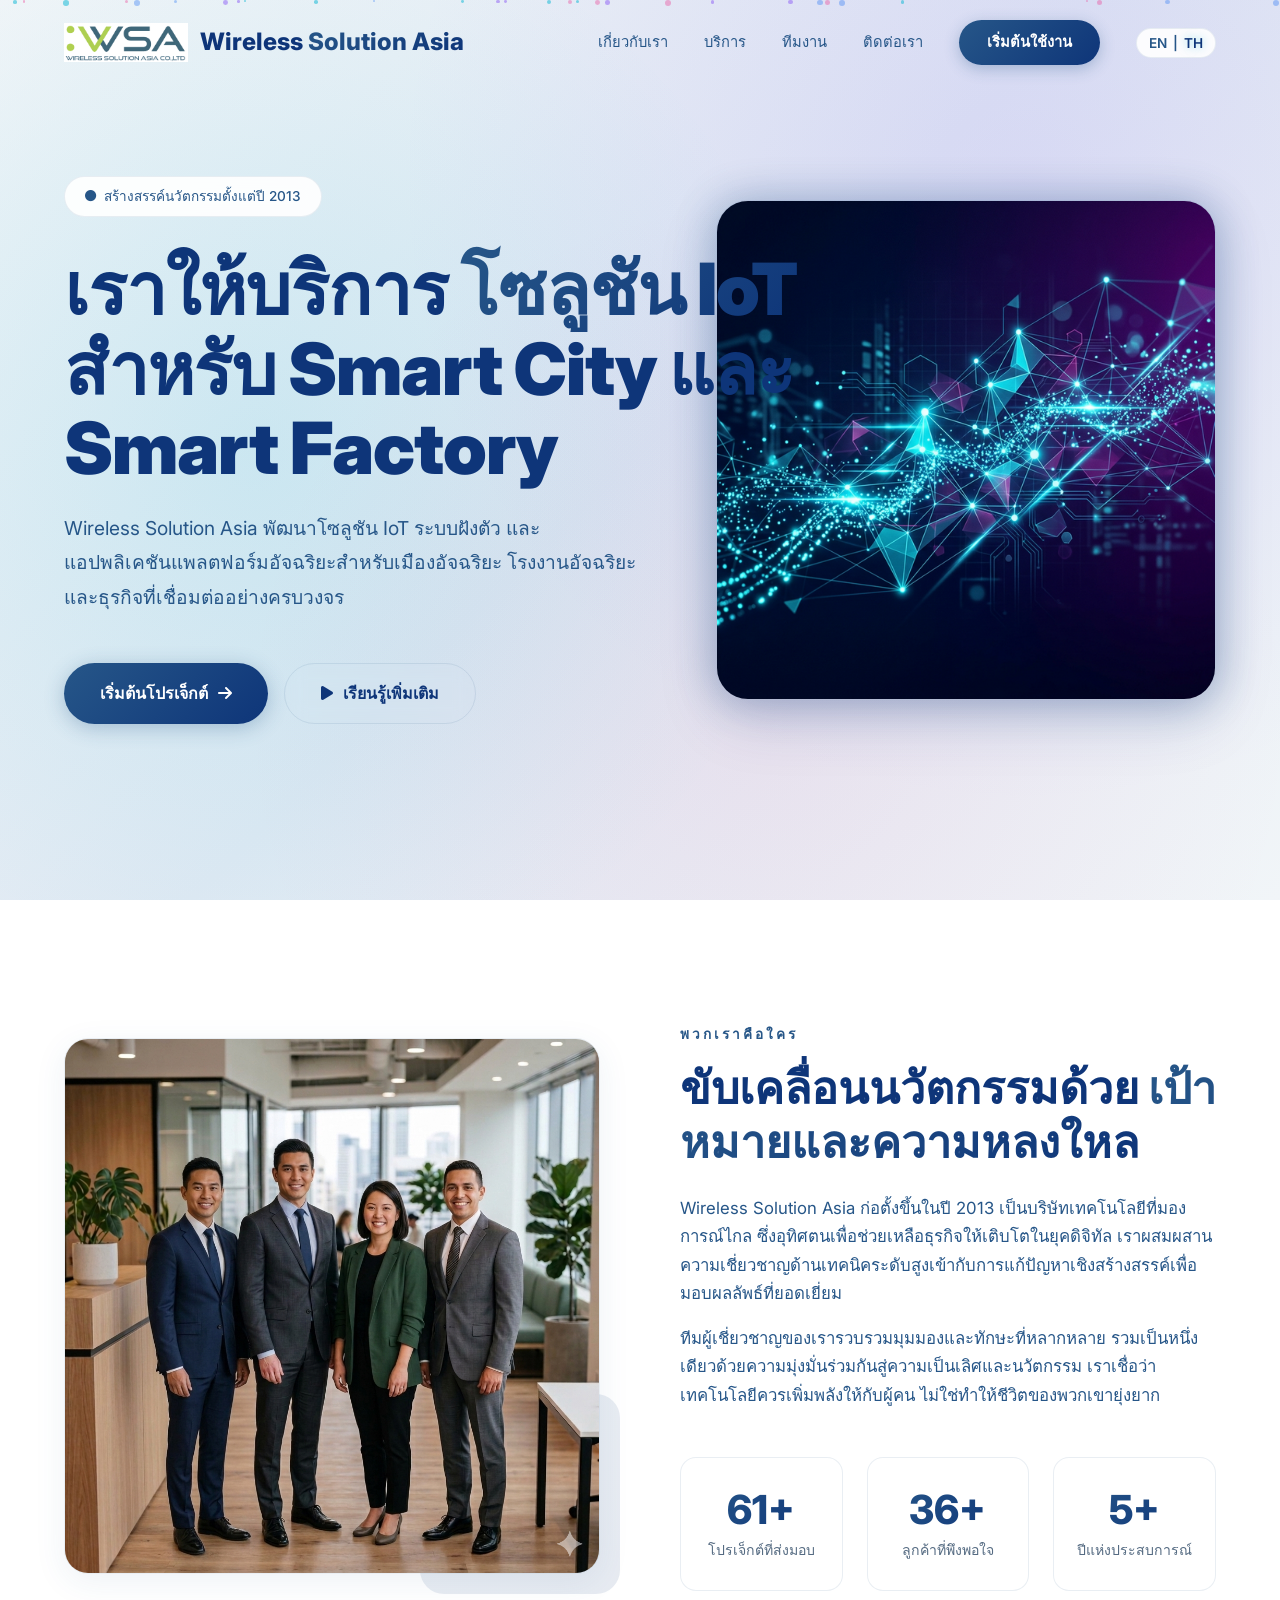
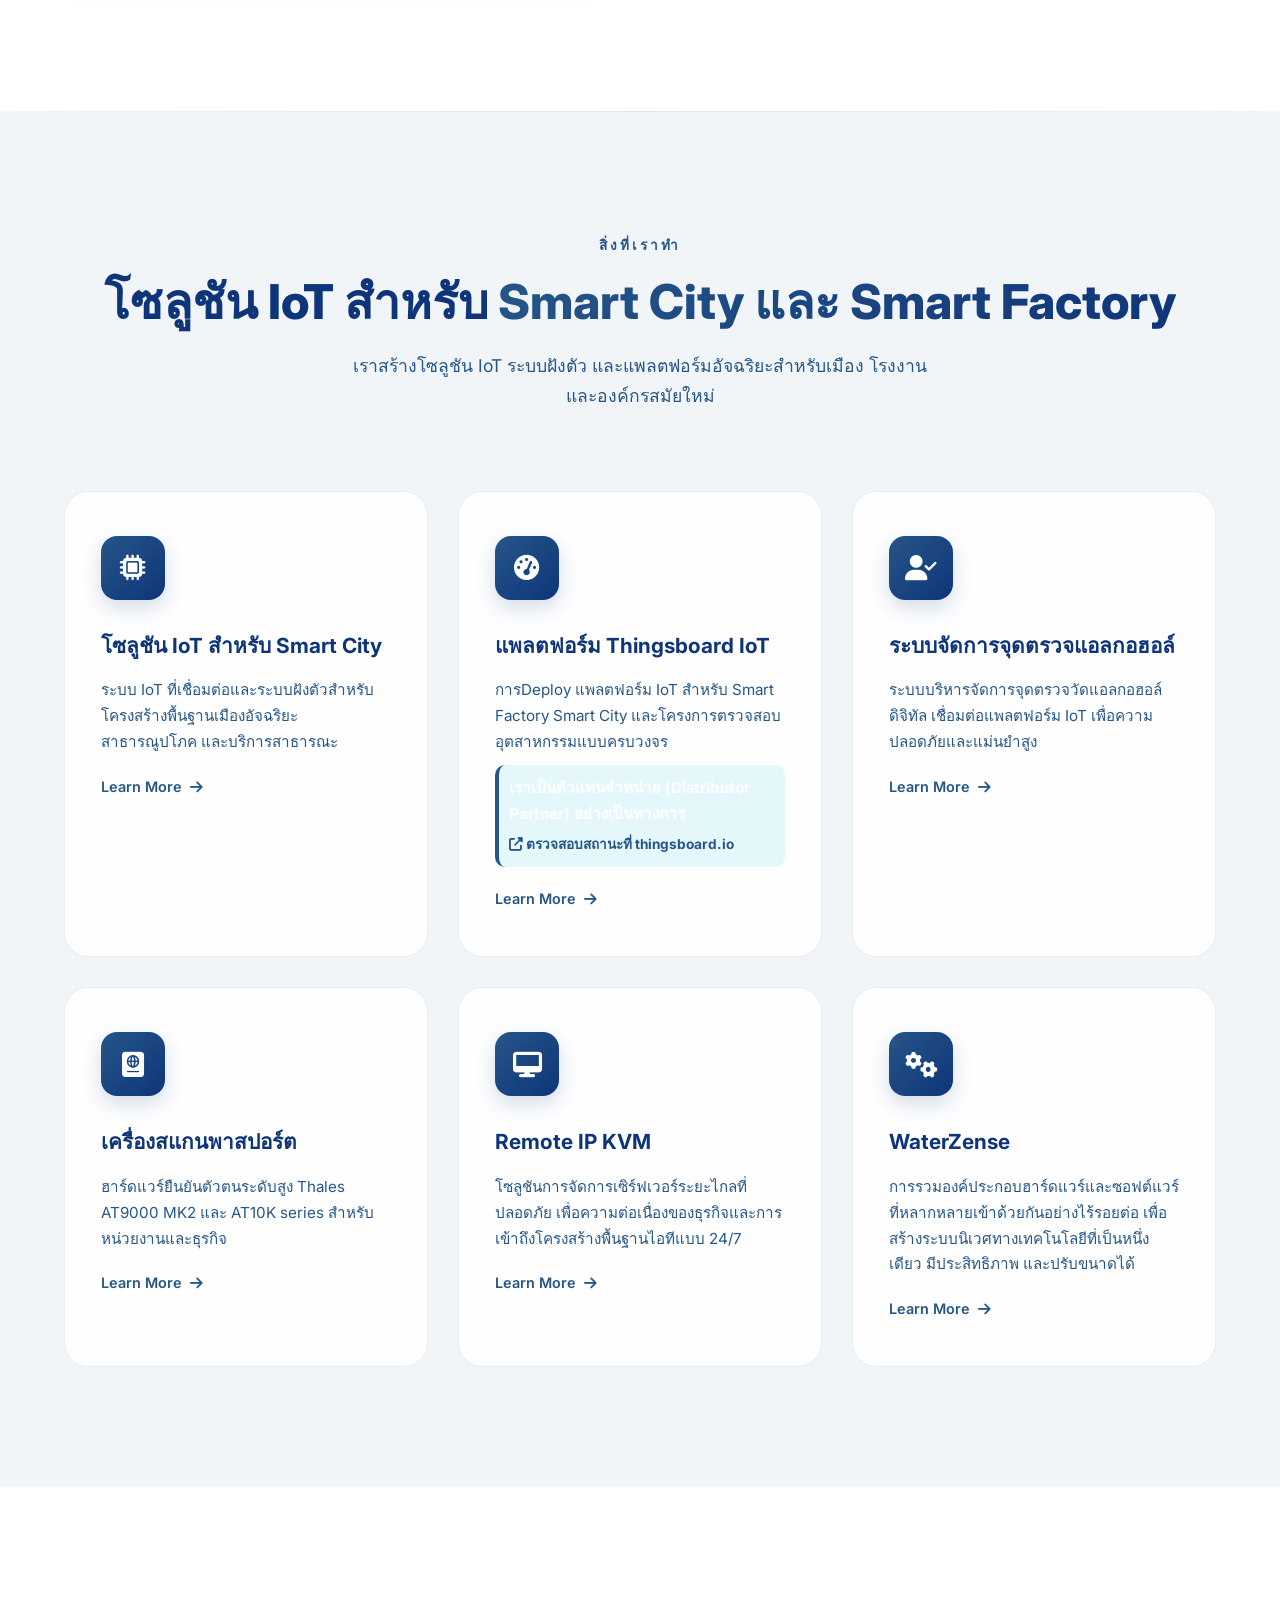
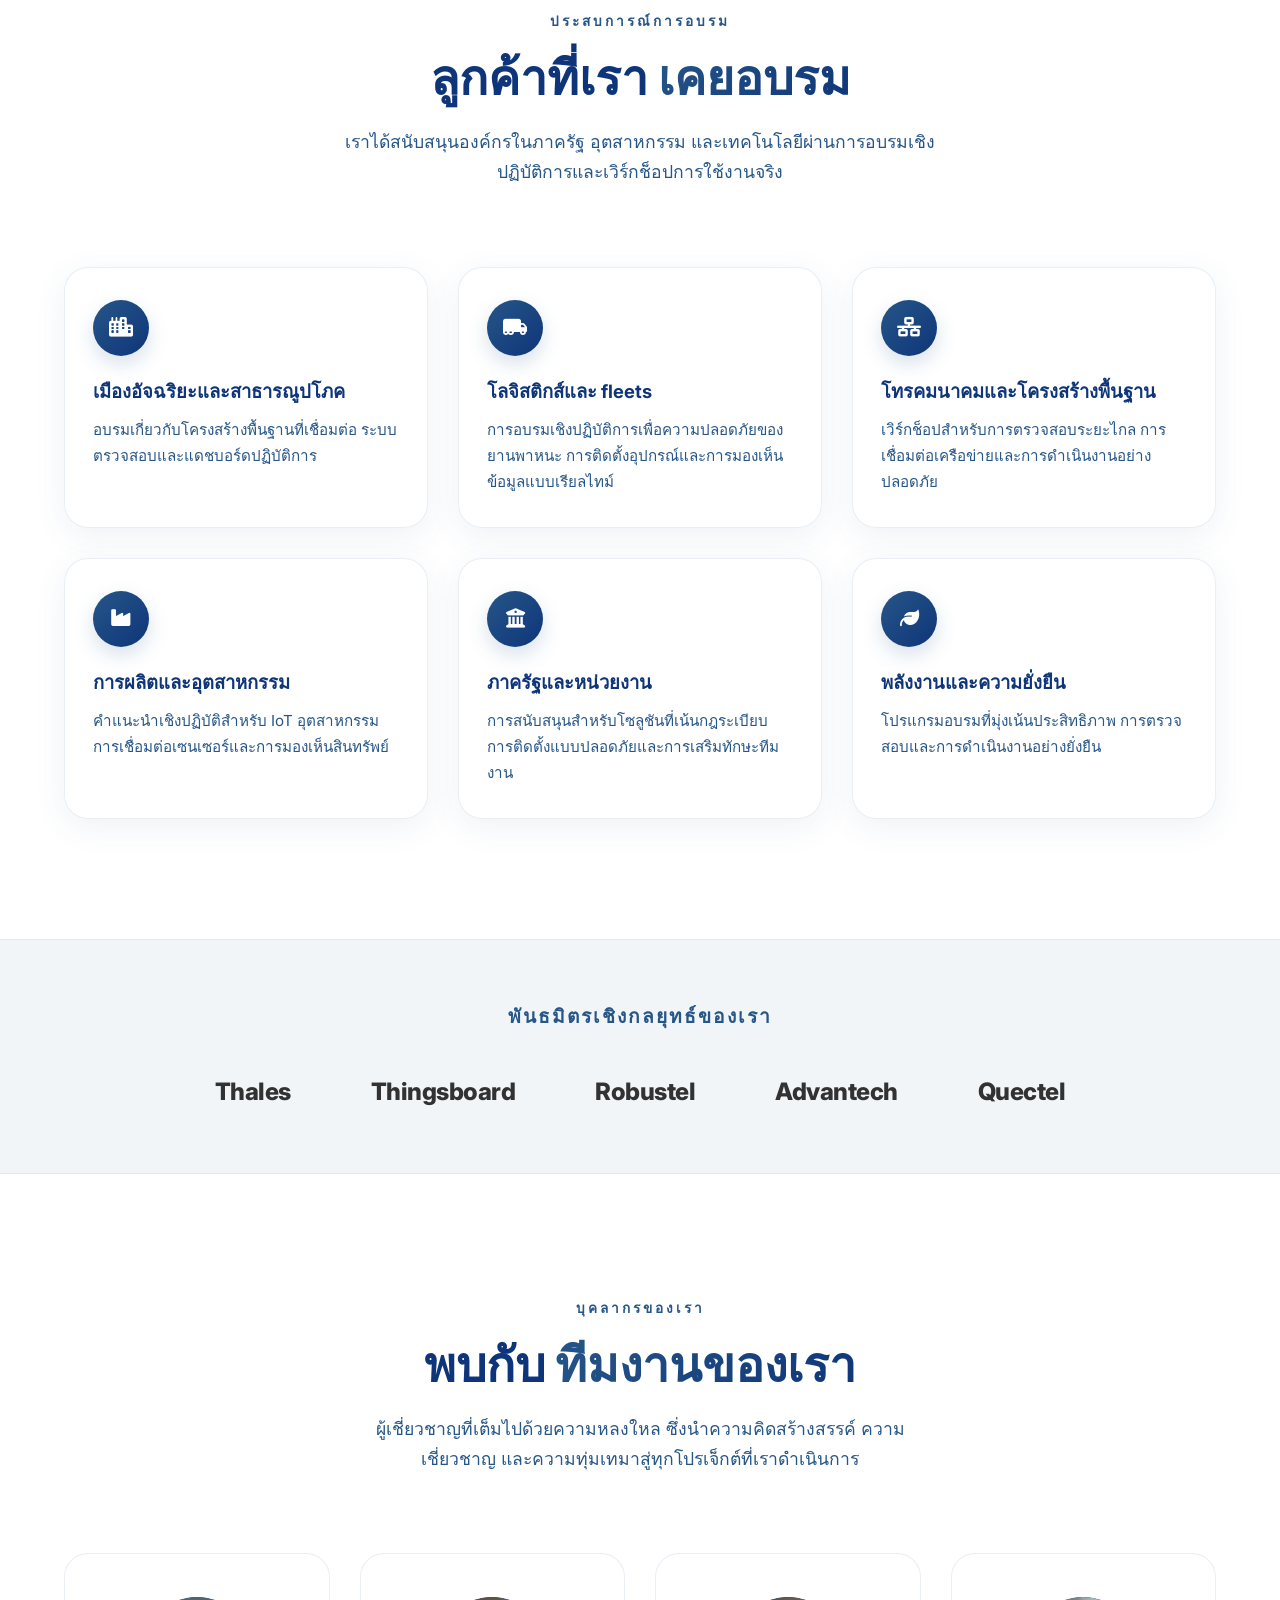
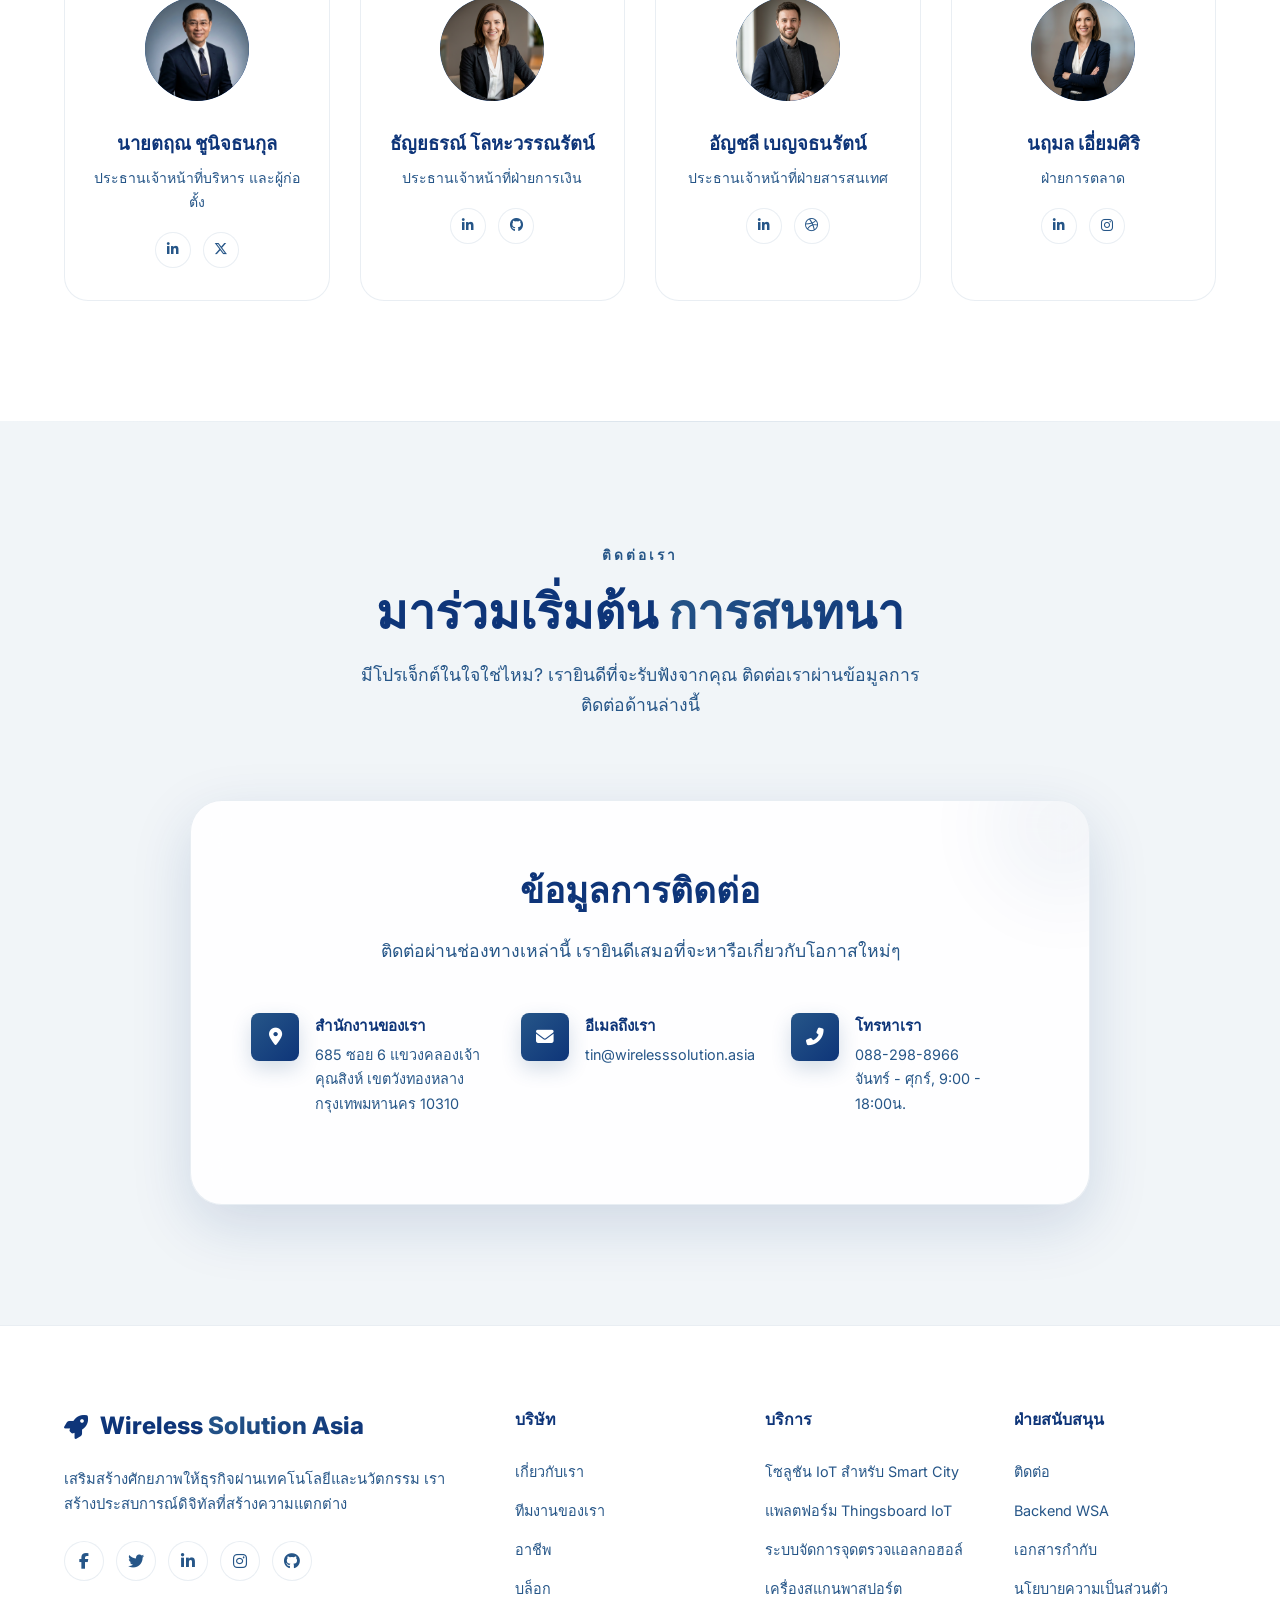
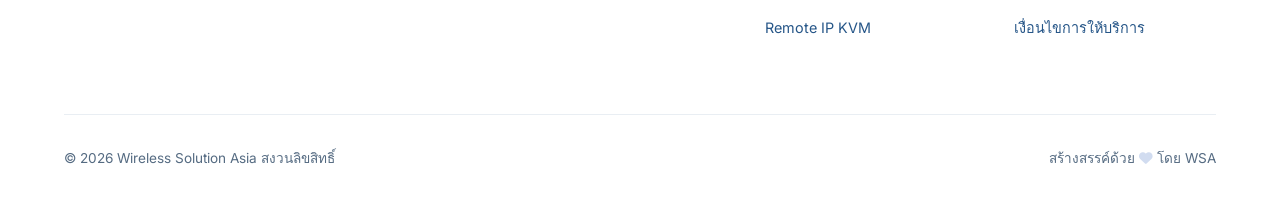
<file: index.html>
<!DOCTYPE html>
<html lang="en">

<head>
  <meta charset="UTF-8">
  <meta name="viewport" content="width=device-width, initial-scale=1.0">
  <meta name="description"
    content="Wireless Solution Asia delivers IoT solutions, embedded systems, smart city platforms, and smart factory platforms for modern businesses and connected infrastructure.">
  <meta name="keywords"
    content="IoT solution, embedded systems, smart city, smart factory, IoT platform, smart city platform, embedded platform">
  <meta name="robots" content="index,follow,max-image-preview:large">
  <link rel="canonical" href="https://wirelesssolution.asia/">
  <meta property="og:title" content="IoT Solutions, Embedded Systems & Smart City Platforms | Wireless Solution Asia">
  <meta property="og:description" content="Wireless Solution Asia builds IoT solutions, embedded systems, and smart platforms for smart city and smart factory projects.">
  <meta property="og:type" content="website">
  <meta property="og:url" content="https://wirelesssolution.asia/">
  <meta property="og:site_name" content="Wireless Solution Asia">
  <meta name="twitter:card" content="summary_large_image">
  <meta name="twitter:title" content="IoT Solutions, Embedded Systems & Smart City Platforms">
  <meta name="twitter:description" content="IoT solutions and embedded systems for smart city, smart factory, and connected infrastructure projects.">
  <title>IoT Solutions, Embedded Systems & Smart City Platform | Wireless Solution Asia</title>

  <!-- Fonts & Icons -->
  <link rel="stylesheet" href="https://cdnjs.cloudflare.com/ajax/libs/font-awesome/6.5.1/css/all.min.css">
  <link rel="stylesheet" href="styles.css">
</head>

<body>

  <!-- ===== NAVIGATION ===== -->
  <nav class="navbar" id="navbar">
    <div class="container">
      <a href="#" class="nav-logo">
        <div class="logo-icon">
          <img src="assets/logo.png" alt="Wireless Solution Asia Logo">
        </div>
        <span>Wireless <span class="gradient-text">Solution Asia</span></span>
      </a>

      <div class="nav-links" id="navLinks">
        <a href="#about" data-i18n="nav-about">About</a>
        <a href="#services" data-i18n="nav-services">Services</a>
        <a href="#team" data-i18n="nav-team">Team</a>
        <a href="#contact" data-i18n="nav-contact">Contact</a>
        <a href="#contact" class="nav-cta" data-i18n="nav-cta">Get Started</a>
        <button id="langToggle" class="lang-toggle">
          <span class="lang-en">EN</span>|<span class="lang-th" active>TH</span>
        </button>
      </div>

      <button class="hamburger" id="hamburger" aria-label="Toggle navigation">
        <span></span>
        <span></span>
        <span></span>
      </button>
    </div>
  </nav>

  <!-- ===== HERO ===== -->
  <section class="hero" id="hero">
    <div class="hero-particles" id="heroParticles"></div>

    <div class="container">
      <div class="hero-content">
        <div class="hero-badge">
          <i class="fas fa-circle"></i> <span data-i18n="hero-badge">Innovating Since 2013</span>
        </div>
        <h1><span data-i18n="hero-title-1">We Build </span><span class="gradient-text" data-i18n="hero-title-2">Digital
            Solutions</span><span data-i18n="hero-title-3"> That Matter</span></h1>
        <p data-i18n="hero-desc">Empowering businesses through cutting-edge technology, creative design, and strategic
          consulting. Let's turn
          your vision into reality.</p>
        <div class="hero-buttons">
          <a href="#contact" class="btn-primary">
            <span data-i18n="btn-primary">Start a Project</span> <i class="fas fa-arrow-right"></i>
          </a>
          <a href="#about" class="btn-secondary">
            <i class="fas fa-play"></i> <span data-i18n="btn-secondary">Learn More</span>
          </a>
        </div>
      </div>
    </div>

    <div class="hero-visual">
      <div class="hero-image-wrapper">
        <img src="assets/hero-bg.png" alt="Digital Innovation Visualization">
      </div>
    </div>
  </section>

  <!-- ===== ABOUT ===== -->
  <section class="about" id="about">
    <div class="container">
      <div class="about-grid">
        <div class="about-image reveal">
          <img src="assets/team-photo.png" alt="Wireless Solution Asia Team">
        </div>
        <div class="about-content reveal reveal-delay-2">
          <span class="section-header">
            <span class="label" data-i18n="about-label">Who We Are</span>
          </span>
          <h2><span data-i18n="about-title-1">Driving Innovation With </span><span class="gradient-text"
              data-i18n="about-title-2">Purpose & Passion</span></h2>
          <p data-i18n="about-p1">Founded in 2013, Wireless Solution Asia is a forward-thinking technology company
            dedicated to helping
            businesses thrive in the digital era. We combine deep technical expertise with creative problem-solving to
            deliver exceptional results.</p>
          <p data-i18n="about-p2">Our team of experts brings together diverse perspectives and skills, united by a
            shared commitment to
            excellence and innovation. We believe technology should empower people, not complicate their lives.</p>

          <div class="stats-grid">
            <div class="stat-item">
              <div class="stat-number" data-target="150">0</div>
              <div class="stat-label" data-i18n="stat-1">Projects Delivered</div>
            </div>
            <div class="stat-item">
              <div class="stat-number" data-target="89">0</div>
              <div class="stat-label" data-i18n="stat-2">Happy Clients</div>
            </div>
            <div class="stat-item">
              <div class="stat-number" data-target="12">0</div>
              <div class="stat-label" data-i18n="stat-3">Years Experience</div>
            </div>
          </div>
        </div>
      </div>
    </div>
  </section>

  <!-- ===== SERVICES ===== -->
  <section class="services" id="services">
    <div class="container">
      <div class="section-header reveal">
        <span class="label" data-i18n="services-label">What We Do</span>
        <h2><span data-i18n="services-title-1">Services Tailored to </span><span class="gradient-text"
            data-i18n="services-title-2">Your Growth</span></h2>
        <p data-i18n="services-desc">We offer a comprehensive suite of digital services designed to help your business
          scale, innovate, and lead
          the market.</p>
      </div>

      <div class="services-grid">
        <div class="service-card reveal reveal-delay-1" onclick="window.location.href='iot/index.html'">
          <div class="service-icon"><i class="fas fa-microchip"></i></div>
          <h3 data-i18n="srv-1-title">IoT Solution</h3>
          <p data-i18n="srv-1-desc">End-to-end Internet of Things solutions connecting devices, gathering
            telemetry data, and providing actionable insights for smart operations.</p>
          <div class="learn-more">Learn More <i class="fas fa-arrow-right"></i></div>
        </div>

        <div class="service-card reveal reveal-delay-2" onclick="window.location.href='thingsboard/index.html'">
          <div class="service-icon"><i class="fas fa-tachometer-alt"></i></div>
          <h3 data-i18n="srv-2-title">Thingsboard IoT Platform</h3>
          <p data-i18n="srv-2-desc">Expert implementation and customization of Thingsboard for robust device
            management, data collection, processing, and visualization.</p>
          <div class="learn-more">Learn More <i class="fas fa-arrow-right"></i></div>
        </div>

        <div class="service-card reveal reveal-delay-3" onclick="window.location.href='acm/index.html'">
          <div class="service-icon"><i class="fas fa-user-check"></i></div>
          <h3 data-i18n="srv-3-title">Alcohol Check Point Management</h3>
          <p data-i18n="srv-3-desc">Comprehensive access control and monitoring systems integrating
            breathalyzer tests for enhanced workplace safety and compliance.</p>
          <div class="learn-more">Learn More <i class="fas fa-arrow-right"></i></div>
        </div>

        <div class="service-card reveal reveal-delay-1" onclick="window.location.href='/Thales/index.html'">
          <div class="service-icon"><i class="fas fa-passport"></i></div>
          <h3 data-i18n="srv-4-title">Passport Scanner</h3>
          <p data-i18n="srv-4-desc">Advanced optical character recognition (OCR) and imaging systems designed
            for rapid, accurate passport scanning and identity verification.</p>
          <div class="learn-more">Learn More <i class="fas fa-arrow-right"></i></div>
        </div>

        <div class="service-card reveal reveal-delay-2" onclick="window.location.href='service.html?type=kvm'">
          <div class="service-icon"><i class="fas fa-desktop"></i></div>
          <h3 data-i18n="srv-5-title">Remote IP KVM</h3>
          <p data-i18n="srv-5-desc">Secure and reliable IP KVM solutions allowing remote access, monitoring,
            and control of critical servers and infrastructure from anywhere.</p>
          <div class="learn-more">Learn More <i class="fas fa-arrow-right"></i></div>
        </div>

        <div class="service-card reveal reveal-delay-2" onclick="window.location.href='/waterzense/index.html'">
          <div class="service-icon"><i class="fas fa-cogs"></i></div>
          <h3 data-i18n="srv-6-title">WaterZense</h3>
          <p data-i18n="srv-6-desc">Seamless integration of diverse hardware and software components to create
            unified, efficient, and scalable technological ecosystems.</p>
          <div class="learn-more">Learn More <i class="fas fa-arrow-right"></i></div>
        </div>
      </div>
    </div>
  </section>

  <!-- ===== TRAINED CLIENTS ===== -->
  <section class="trained-clients" id="trained-clients">
    <div class="container">
      <div class="section-header reveal">
        <span class="label" data-i18n="clients-trained-label">Training Experience</span>
        <h2><span data-i18n="clients-trained-title-1">Clients We’ve</span> <span class="gradient-text"
            data-i18n="clients-trained-title-2">Trained</span></h2>
        <p data-i18n="clients-trained-desc">We have supported organizations across public, industrial, and technology sectors through hands-on training sessions and implementation workshops.</p>
      </div>

      <div class="trained-clients-grid">
        <div class="trained-client-card reveal reveal-delay-1">
          <div class="trained-client-icon"><i class="fas fa-city"></i></div>
          <h3 data-i18n="client-trained-1-title">Smart City & Utilities</h3>
          <p data-i18n="client-trained-1-desc">Training on connected infrastructure, monitoring systems, and operational dashboards.</p>
        </div>

        <div class="trained-client-card reveal reveal-delay-2">
          <div class="trained-client-icon"><i class="fas fa-truck-moving"></i></div>
          <h3 data-i18n="client-trained-2-title">Logistics & Fleet</h3>
          <p data-i18n="client-trained-2-desc">Hands-on sessions for fleet safety, device deployment, and real-time visibility.</p>
        </div>

        <div class="trained-client-card reveal reveal-delay-3">
          <div class="trained-client-icon"><i class="fas fa-network-wired"></i></div>
          <h3 data-i18n="client-trained-3-title">Telecom & Infrastructure</h3>
          <p data-i18n="client-trained-3-desc">Implementation workshops for remote monitoring, networking, and secure operations.</p>
        </div>

        <div class="trained-client-card reveal reveal-delay-1">
          <div class="trained-client-icon"><i class="fas fa-industry"></i></div>
          <h3 data-i18n="client-trained-4-title">Manufacturing & Industrial</h3>
          <p data-i18n="client-trained-4-desc">Practical guidance for industrial IoT, sensor connectivity, and asset visibility.</p>
        </div>

        <div class="trained-client-card reveal reveal-delay-2">
          <div class="trained-client-icon"><i class="fas fa-university"></i></div>
          <h3 data-i18n="client-trained-5-title">Public Sector & Government</h3>
          <p data-i18n="client-trained-5-desc">Support for compliance-driven solutions, secure deployments, and team enablement.</p>
        </div>

        <div class="trained-client-card reveal reveal-delay-3">
          <div class="trained-client-icon"><i class="fas fa-leaf"></i></div>
          <h3 data-i18n="client-trained-6-title">Energy & Sustainability</h3>
          <p data-i18n="client-trained-6-desc">Training programs focused on efficiency, monitoring, and sustainable operations.</p>
        </div>
      </div>
    </div>
  </section>

  <!-- ===== PARTNERS ===== -->
  <section class="partners-section">
    <div class="container">
      <div class="partners-content">
        <h3 data-i18n="partners-title">Our Strategic Partners</h3>
        <div class="partners-grid">
          <a href="Thales/" class="partner-logo reveal reveal-delay-1" style="text-decoration: none;">
            <span class="partner-name">Thales</span>
          </a>
          <div class="partner-logo reveal reveal-delay-2">
            <span class="partner-name">Thingsboard</span>
          </div>
          <div class="partner-logo reveal reveal-delay-3">
            <span class="partner-name">Robustel</span>
          </div>
          <div class="partner-logo reveal reveal-delay-1">
            <span class="partner-name">Advantech</span>
          </div>
          <div class="partner-logo reveal reveal-delay-2">
            <span class="partner-name">Quectel</span>
          </div>
        </div>
      </div>
    </div>
  </section>

  <!-- ===== TEAM ===== -->
  <section class="team" id="team">
    <div class="container">
      <div class="section-header reveal">
        <span class="label" data-i18n="team-label">Our People</span>
        <h2><span data-i18n="team-title-1">Meet the </span><span class="gradient-text"
            data-i18n="team-title-2">Team</span></h2>
        <p data-i18n="team-desc">Passionate experts who bring creativity, expertise, and dedication to every project we
          undertake.</p>
      </div>

      <div class="team-grid">
        <div class="team-card reveal reveal-delay-1">
          <div class="team-avatar">
            <img src="assets/avatar-ceo.png" alt="นายตฤณ ชูนิจธนกุล">
          </div>
          <h3 data-i18n="team-ceo-name">นายตฤณ ชูนิจธนกุล</h3>
          <p class="role" data-i18n="role-ceo">CEO & Founder</p>
          <div class="team-socials">
            <a href="#" aria-label="LinkedIn"><i class="fab fa-linkedin-in"></i></a>
            <a href="#" aria-label="Twitter"><i class="fab fa-x-twitter"></i></a>
          </div>
        </div>

        <div class="team-card reveal reveal-delay-2">
          <div class="team-avatar">
            <img src="assets/avatar-cto.png" alt="ธัญยธรณ์ โลหะวรรณรัตน์">
          </div>
          <h3 data-i18n="team-cfo-name">ธัญยธรณ์ โลหะวรรณรัตน์</h3>
          <p class="role" data-i18n="role-cfo">CFO</p>
          <div class="team-socials">
            <a href="#" aria-label="LinkedIn"><i class="fab fa-linkedin-in"></i></a>
            <a href="#" aria-label="GitHub"><i class="fab fa-github"></i></a>
          </div>
        </div>

        <div class="team-card reveal reveal-delay-3">
          <div class="team-avatar">
            <img src="assets/avatar-designer.png" alt="อัญชลี เบญจธนรัตน์">
          </div>
          <h3 data-i18n="team-cio-name">อัญชลี เบญจธนรัตน์</h3>
          <p class="role" data-i18n="role-cio">CIO</p>
          <div class="team-socials">
            <a href="#" aria-label="LinkedIn"><i class="fab fa-linkedin-in"></i></a>
            <a href="#" aria-label="Dribbble"><i class="fab fa-dribbble"></i></a>
          </div>
        </div>

        <div class="team-card reveal reveal-delay-4">
          <div class="team-avatar">
            <img src="assets/avatar-marketing.png" alt="นฤมล เอี่ยมศิริ">
          </div>
          <h3 data-i18n="team-marketing-name">นฤมล เอี่ยมศิริ</h3>
          <p class="role" data-i18n="role-marketing">Marketing</p>
          <div class="team-socials">
            <a href="#" aria-label="LinkedIn"><i class="fab fa-linkedin-in"></i></a>
            <a href="#" aria-label="Instagram"><i class="fab fa-instagram"></i></a>
          </div>
        </div>
      </div>
    </div>
  </section>

  <!-- ===== CONTACT ===== -->
  <section class="contact" id="contact">
    <div class="container">
      <div class="section-header reveal">
        <span class="label" data-i18n="contact-label">Get In Touch</span>
        <h2><span data-i18n="contact-title-1">Let's Start a </span><span class="gradient-text"
            data-i18n="contact-title-2">Conversation</span></h2>
        <p data-i18n="contact-desc">Have a project in mind? We'd love to hear from you. Drop us a message and we'll get
          back to you within 24
          hours.</p>
      </div>

      <div class="contact-info-centered reveal reveal-delay-1">
        <div class="contact-info-card">
          <h3 data-i18n="contact-info-title">Contact Information</h3>
          <p data-i18n="contact-info-desc">Reach out through any of these channels. We're always happy to discuss new
            opportunities.</p>

          <div class="contact-details-grid">
            <div class="contact-detail">
              <div class="contact-detail-icon"><i class="fas fa-map-marker-alt"></i></div>
              <div>
                <h4 data-i18n="office-title">Our Office</h4>
                <p data-i18n="office-address">685 Soi 6, Khlong Chaokhun Sing, Wang Thonglang, Bangkok 10310</p>
              </div>
            </div>

            <div class="contact-detail">
              <div class="contact-detail-icon"><i class="fas fa-envelope"></i></div>
              <div>
                <h4 data-i18n="email-title">Email Us</h4>
                <p data-i18n="contact-email">tin@wirelesssolution.asia</p>
              </div>
            </div>

            <div class="contact-detail">
              <div class="contact-detail-icon"><i class="fas fa-phone-alt"></i></div>
              <div>
                <h4 data-i18n="call-title">Call Us</h4>
                <p><span data-i18n="contact-phone">088-298-8966</span><br><span data-i18n="contact-hours">Mon - Fri, 9am
                    - 6pm</span></p>
              </div>
            </div>
          </div>
        </div>
      </div>
    </div>
  </section>

  <!-- ===== FOOTER ===== -->
  <footer class="footer">
    <div class="container">
      <div class="footer-grid">
        <div class="footer-brand">
          <a href="#" class="nav-logo">
            <div class="logo-icon"><i class="fas fa-rocket"></i></div>
            <span>Wireless <span class="gradient-text">Solution Asia</span></span>
          </a>
          <p data-i18n="footer-desc">Empowering businesses through technology and innovation. We build digital
            experiences that make a
            difference.</p>
          <div class="footer-socials">
            <a href="#" aria-label="Facebook"><i class="fab fa-facebook-f"></i></a>
            <a href="#" aria-label="Twitter"><i class="fab fa-twitter"></i></a>
            <a href="#" aria-label="LinkedIn"><i class="fab fa-linkedin-in"></i></a>
            <a href="#" aria-label="Instagram"><i class="fab fa-instagram"></i></a>
            <a href="#" aria-label="GitHub"><i class="fab fa-github"></i></a>
          </div>
        </div>

        <div class="footer-col">
          <h4 data-i18n="footer-col-1">Company</h4>
          <ul>
            <li><a href="#about" data-i18n="footer-about">About Us</a></li>
            <li><a href="#team" data-i18n="footer-team">Our Team</a></li>
            <li><a href="#" data-i18n="footer-careers">Careers</a></li>
            <li><a href="#" data-i18n="footer-blog">Blog</a></li>
          </ul>
        </div>

        <div class="footer-col">
          <h4 data-i18n="footer-col-2">Services</h4>
          <ul>
            <li><a href="iot/index.html" data-i18n="srv-1-title">IoT Solution</a></li>
            <li><a href="thingsboard/index.html" data-i18n="srv-2-title">Thingsboard IoT Platform</a></li>
            <li><a href="acm/index.html" data-i18n="srv-3-title">Alcohol Checkpoint Management</a></li>
            <li><a href="Thales/index.html" data-i18n="srv-4-title">Passport Scanner</a></li>
            <li><a href="#services" data-i18n="srv-5-title">Remote IP KVM</a></li>
          </ul>
        </div>

        <div class="footer-col">
          <h4 data-i18n="footer-col-3">Support</h4>
          <ul>
            <li><a href="#contact" data-i18n="footer-contact">Contact</a></li>
            <li><a href="https://sites.google.com/wirelesssolution.asia/web/home" target="_blank"
                data-i18n="footer-backend-wsa">Backend WSA</a></li>
            <li><a href="#" data-i18n="footer-docs">Documentation</a></li>
            <li><a href="#" data-i18n="footer-privacy">Privacy Policy</a></li>
            <li><a href="#" data-i18n="footer-terms">Terms of Service</a></li>
          </ul>
        </div>
      </div>

      <div class="footer-bottom">
        <p data-i18n="footer-copy">&copy; 2026 Wireless Solution Asia. All rights reserved.</p>
        <p><span data-i18n="footer-crafted">Crafted with</span> <i class="fas fa-heart"
            style="color: var(--accent-pink);"></i> <span data-i18n="footer-by">by WSA</span></p>
      </div>
    </div>
  </footer>

  <!-- Toast notification -->
  <div class="toast" id="toast">Message sent successfully! We'll get back to you soon.</div>

  <script src="translations.js"></script>
  <script src="script.js"></script>
</body>

</html>
</file>
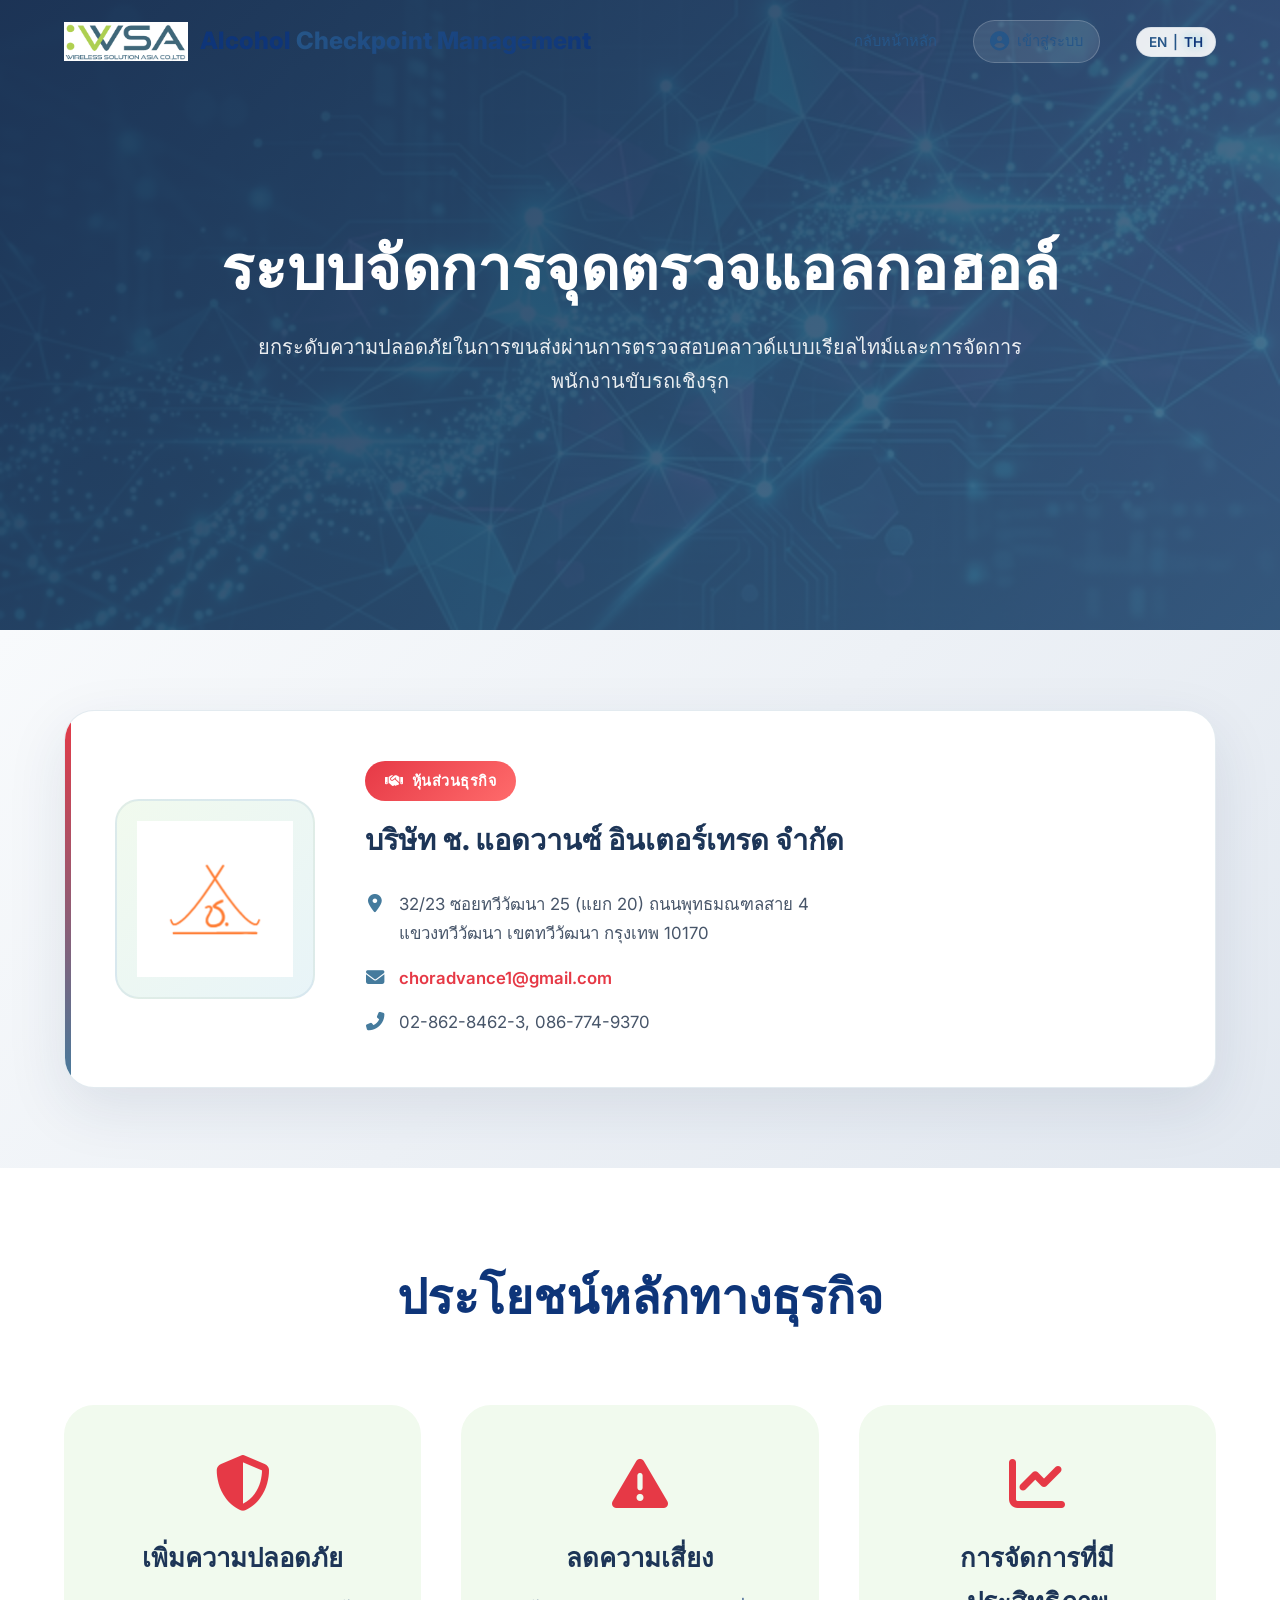
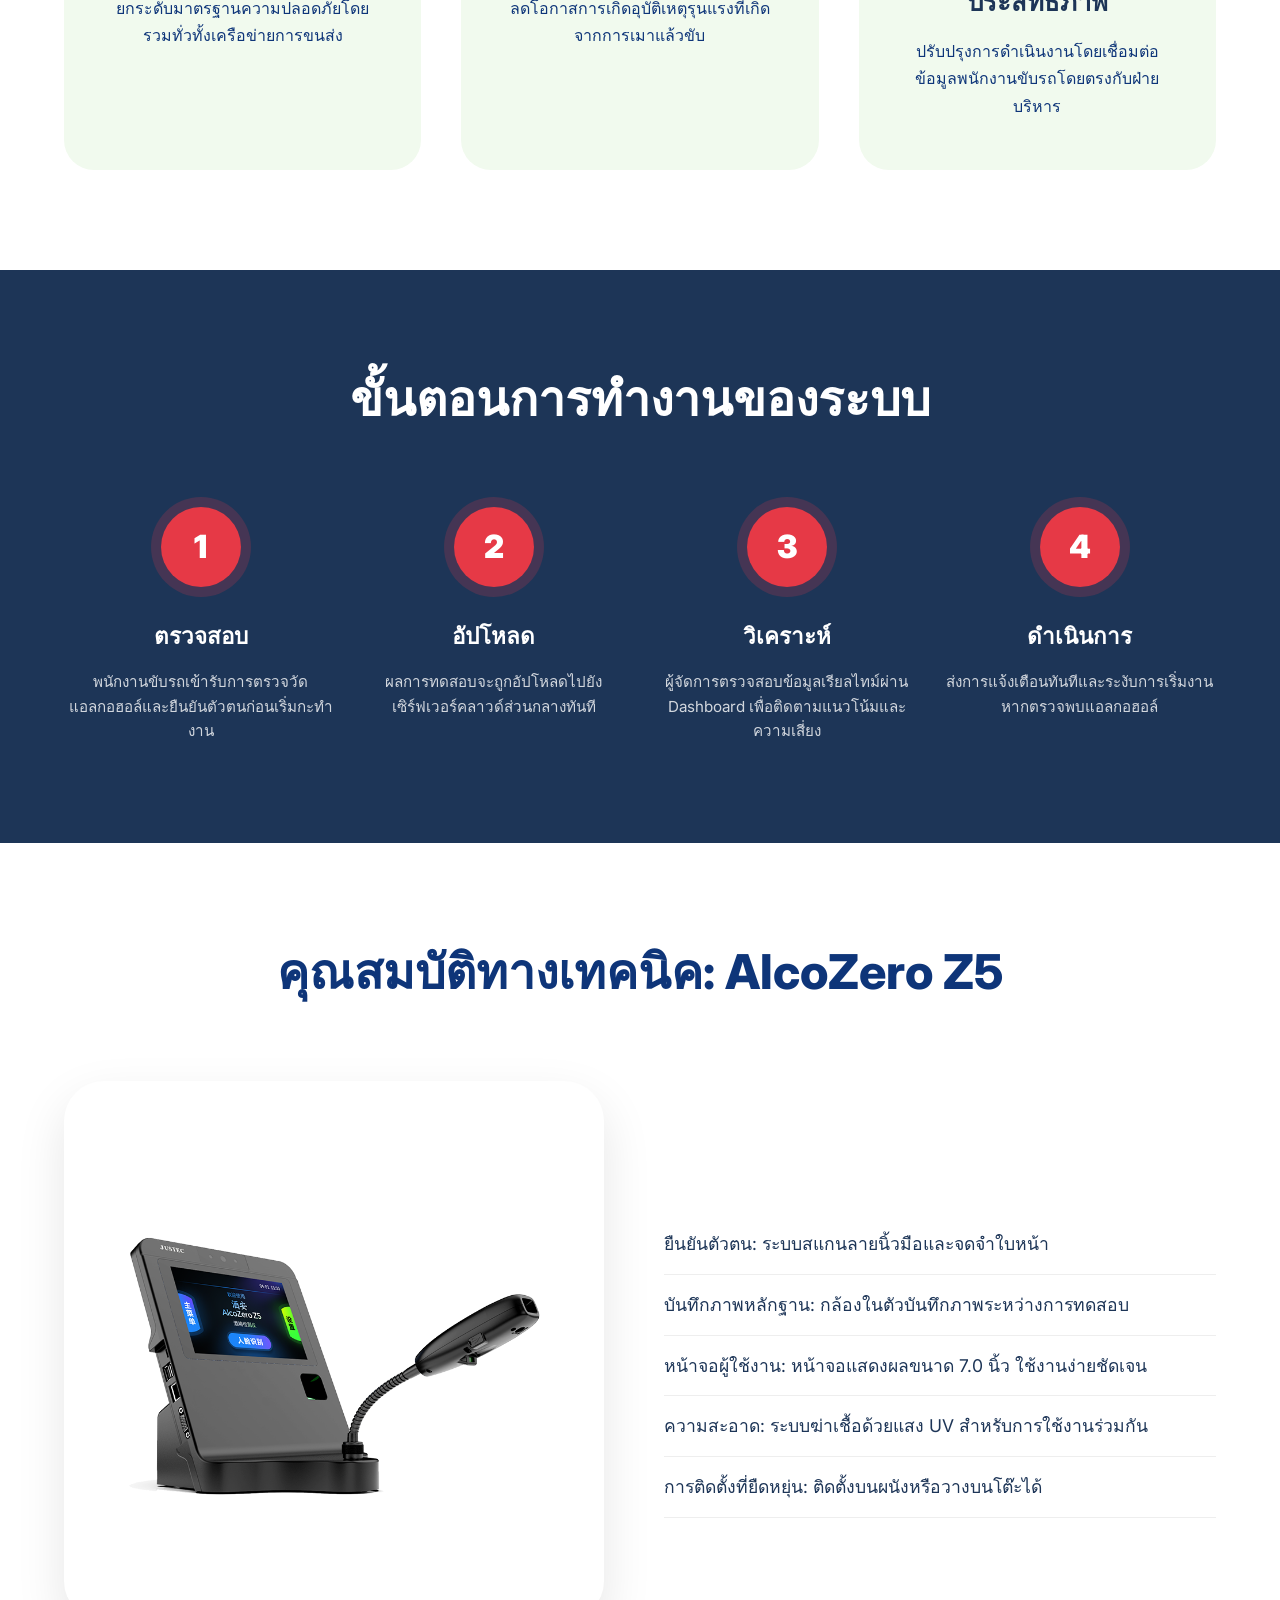
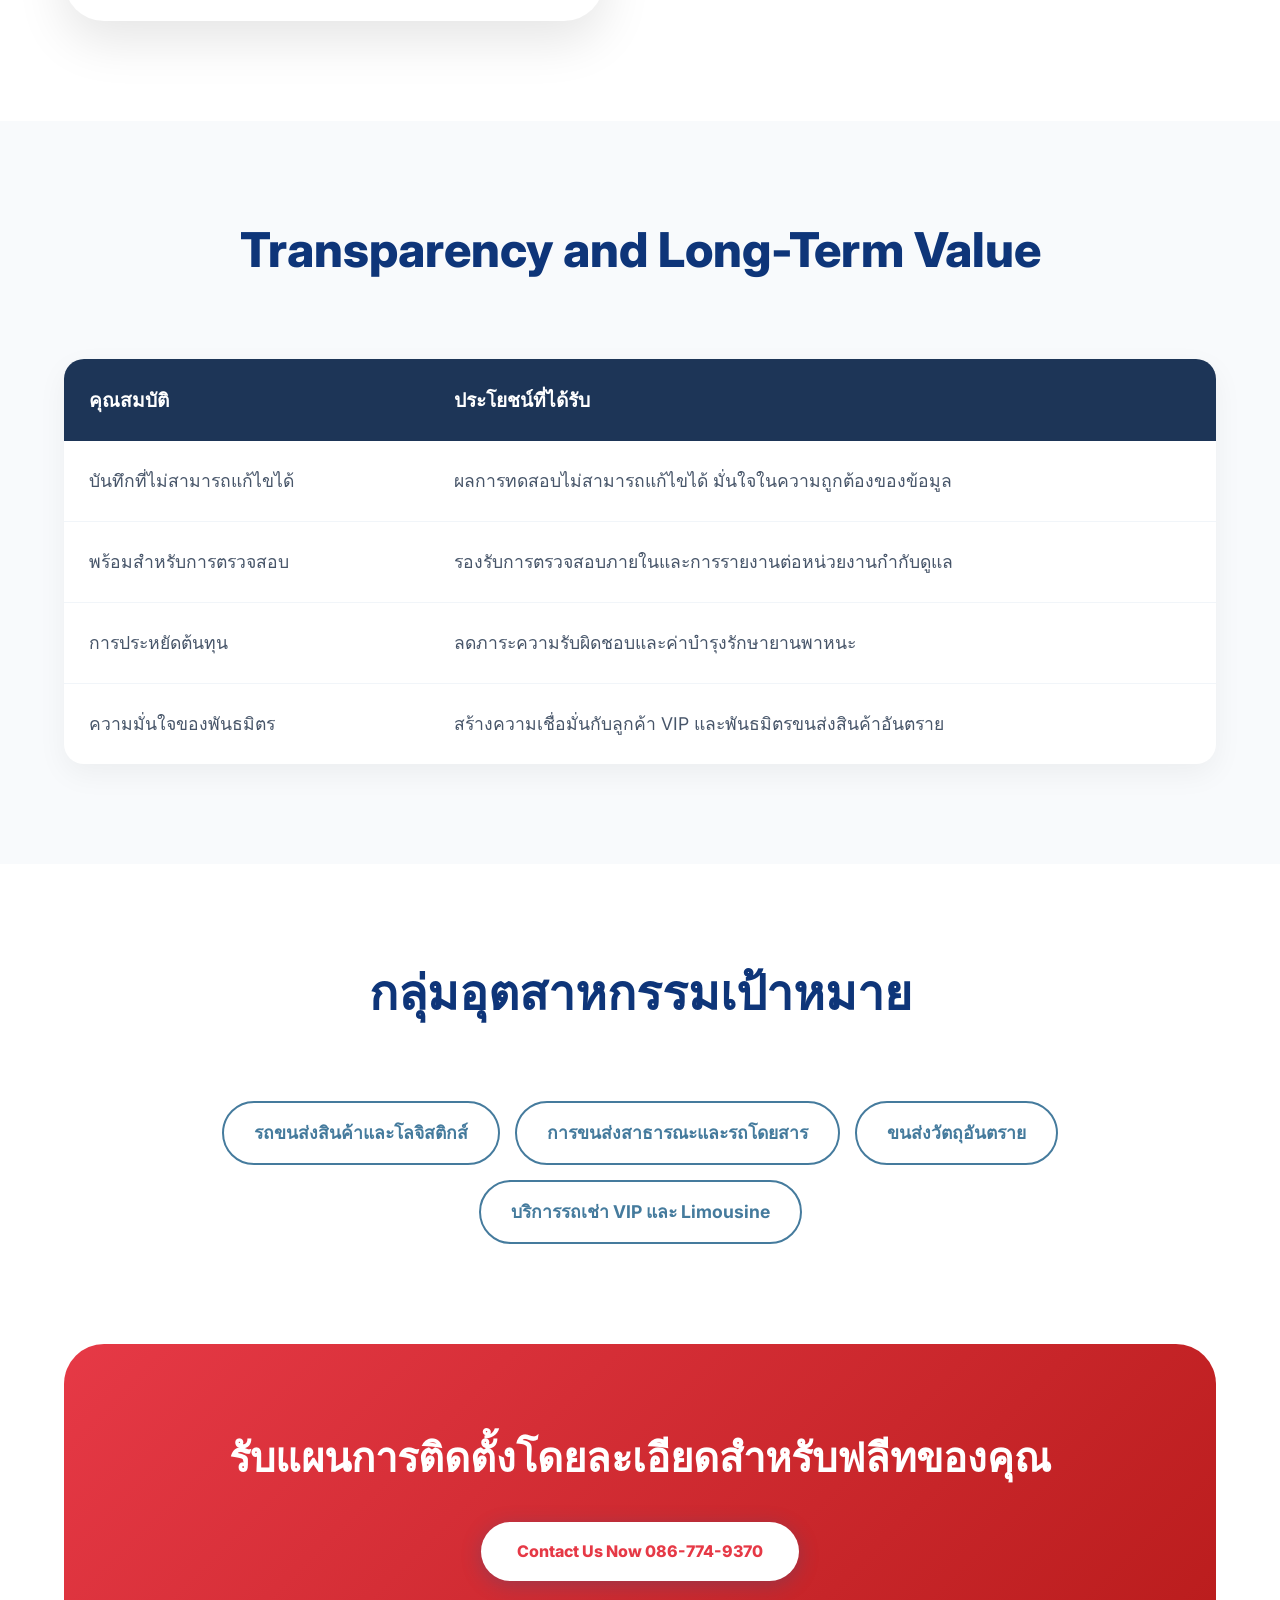
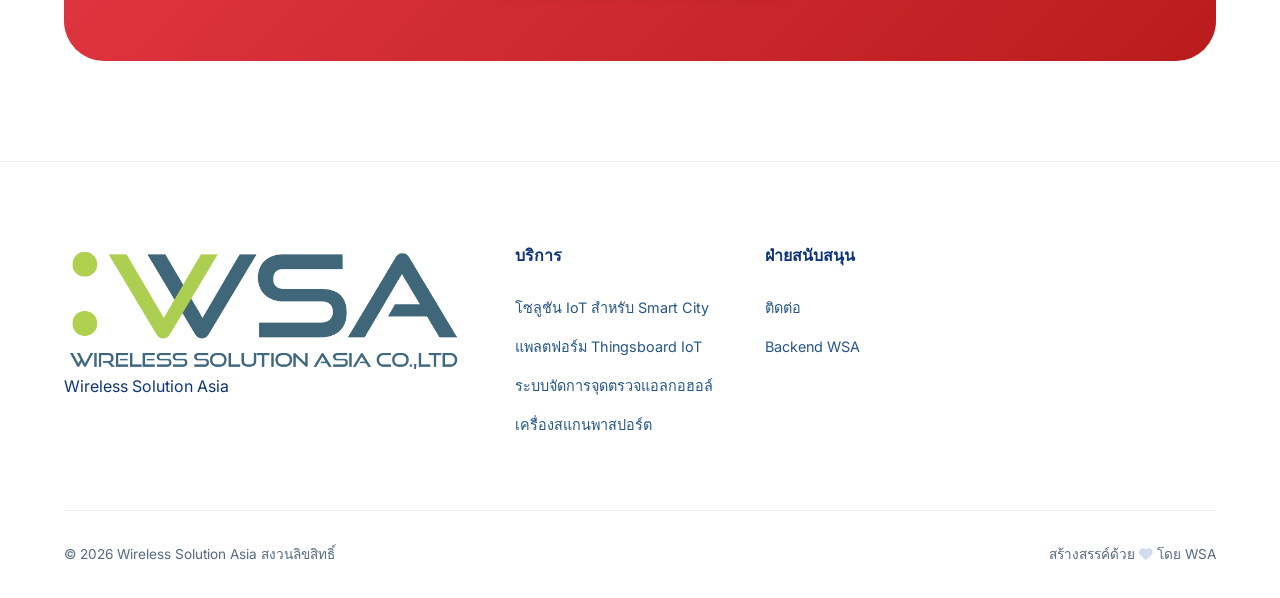
<file: acm/index.html>
<!DOCTYPE html>
<html lang="th">

<head>
    <meta charset="UTF-8">
    <meta name="viewport" content="width=device-width, initial-scale=1.0">
    <script>
        if (window.location.pathname.endsWith('/acm')) {
            window.location.pathname += '/';
        }
    </script>
    <meta name="description"
        content="Cloud-Connected Alcohol Breath Analyzer Solution for Logistics & Transport. Real-time monitoring with AlcoZero Z5.">
    <title>Alcohol Checkpoint Management | Wireless Solution Asia</title>

    <!-- Fonts & Icons -->
    <link rel="stylesheet" href="https://cdnjs.cloudflare.com/ajax/libs/font-awesome/6.5.1/css/all.min.css">
    <link rel="stylesheet" href="../styles.css">

    <style>
        :root {
            --acm-primary: #e63946;
            --acm-dark: #1d3557;
            --acm-secondary: #457b9d;
            --acm-bg: #f1faee;
        }

        .login-btn {
            display: flex;
            align-items: center;
            gap: 8px;
            background: rgba(255, 255, 255, 0.1);
            padding: 8px 16px;
            border-radius: 50px;
            color: white;
            text-decoration: none;
            transition: all 0.3s ease;
            border: 1px solid rgba(255, 255, 255, 0.2);
            font-weight: 600;
        }

        .login-btn:hover {
            background: white;
            color: var(--acm-primary);
            transform: translateY(-2px);
        }

        .login-btn i {
            font-size: 1.2rem;
        }

        .acm-hero {
            position: relative;
            height: 70vh;
            min-height: 500px;
            display: flex;
            align-items: center;
            justify-content: center;
            background: var(--acm-dark);
            color: white;
            text-align: center;
            overflow: hidden;
        }

        .acm-hero-img {
            position: absolute;
            inset: 0;
            width: 100%;
            height: 100%;
            object-fit: cover;
            opacity: 0.35;
            z-index: 1;
        }

        .acm-hero-overlay {
            position: absolute;
            inset: 0;
            background: linear-gradient(135deg, rgba(29, 53, 87, 0.9) 0%, rgba(69, 123, 157, 0.6) 100%);
            z-index: 2;
        }

        .acm-hero-content {
            position: relative;
            z-index: 3;
            max-width: 1000px;
            padding: 0 20px;
        }

        .acm-hero h1 {
            font-size: clamp(2.2rem, 5vw, 3.8rem);
            font-weight: 900;
            margin-bottom: 25px;
            line-height: 1.2;
        }

        .acm-hero p {
            font-size: 1.25rem;
            opacity: 0.9;
            max-width: 800px;
            margin: 0 auto;
        }

        /* Benefits */
        .benefits-section {
            padding: 100px 0;
            background: #fff;
        }

        .benefits-grid {
            display: grid;
            grid-template-columns: repeat(auto-fit, minmax(300px, 1fr));
            gap: 40px;
            margin-top: 60px;
        }

        .benefit-card {
            padding: 50px 40px;
            background: var(--acm-bg);
            border-radius: 30px;
            text-align: center;
            transition: transform 0.3s ease;
        }

        .benefit-card:hover {
            transform: translateY(-10px);
        }

        .benefit-card i {
            font-size: 3.5rem;
            color: var(--acm-primary);
            margin-bottom: 25px;
        }

        .benefit-card h3 {
            font-size: 1.6rem;
            margin-bottom: 15px;
            color: var(--acm-dark);
        }

        /* Workflow */
        .workflow-section {
            padding: 100px 0;
            background: var(--acm-dark);
            color: white;
        }

        .workflow-timeline {
            display: flex;
            justify-content: space-between;
            gap: 20px;
            margin-top: 80px;
            position: relative;
        }

        .workflow-step {
            flex: 1;
            text-align: center;
            position: relative;
            z-index: 2;
        }

        .step-number {
            width: 80px;
            height: 80px;
            background: var(--acm-primary);
            color: white;
            border-radius: 50%;
            display: flex;
            align-items: center;
            justify-content: center;
            font-size: 2rem;
            font-weight: 900;
            margin: 0 auto 30px;
            box-shadow: 0 0 0 10px rgba(230, 57, 70, 0.2);
        }

        .workflow-step h4 {
            font-size: 1.4rem;
            margin-bottom: 15px;
        }

        .workflow-step p {
            font-size: 0.95rem;
            opacity: 0.8;
            line-height: 1.6;
        }

        @media (max-width: 992px) {
            .workflow-timeline {
                flex-direction: column;
                gap: 60px;
            }
        }

        /* Hardware info */
        .hardware-detailed {
            padding: 100px 0;
        }

        .hw-flex {
            display: flex;
            align-items: center;
            gap: 60px;
            margin-top: 60px;
        }

        .hw-image {
            flex: 1;
            background: #fff;
            padding: 40px;
            border-radius: 40px;
            box-shadow: 0 20px 50px rgba(0, 0, 0, 0.1);
        }

        .hw-image img {
            width: 100%;
            height: auto;
            border-radius: 20px;
        }

        .hw-content {
            flex: 1.2;
        }

        .hw-content ul {
            list-style: none;
            padding: 0;
            margin-top: 30px;
        }

        .hw-content ul li {
            padding: 15px 0;
            border-bottom: 1px solid #eee;
            display: flex;
            align-items: center;
            gap: 15px;
            font-size: 1.1rem;
            color: var(--acm-dark);
        }

        .hw-content ul li i {
            color: var(--acm-primary);
        }

        /* Table */
        .value-table-section {
            padding: 100px 0;
            background: #f8fafc;
        }

        .data-table {
            width: 100%;
            border-collapse: collapse;
            background: white;
            border-radius: 20px;
            overflow: hidden;
            box-shadow: 0 10px 30px rgba(0, 0, 0, 0.05);
            margin-top: 50px;
        }

        .data-table th {
            background: var(--acm-dark);
            color: white;
            padding: 25px;
            text-align: left;
            font-size: 1.2rem;
        }

        .data-table td {
            padding: 25px;
            border-bottom: 1px solid #f1f5f9;
            font-size: 1.1rem;
            color: #475569;
        }

        .data-table tr:last-child td {
            border-bottom: none;
        }

        .data-table tr:hover td {
            background: rgba(230, 57, 70, 0.02);
        }

        /* Industries */
        .industry-tags {
            display: flex;
            flex-wrap: wrap;
            gap: 15px;
            justify-content: center;
            margin-top: 40px;
        }

        .tag {
            padding: 15px 30px;
            background: white;
            border: 2px solid var(--acm-secondary);
            color: var(--acm-secondary);
            border-radius: 50px;
            font-weight: 700;
            font-size: 1.1rem;
            transition: all 0.3s ease;
        }

        .tag:hover {
            background: var(--acm-secondary);
            color: white;
        }

        .cta-box {
            background: linear-gradient(135deg, var(--acm-primary) 0%, #b91c1c 100%);
            padding: 80px 40px;
            border-radius: 40px;
            text-align: center;
            color: white;
            margin-top: 100px;
        }

        .cta-box h2 {
            font-size: 2.5rem;
            margin-bottom: 30px;
        }

        @media (max-width: 768px) {
            .hw-flex {
                flex-direction: column;
            }

            .partner-card {
                flex-direction: column;
                text-align: center;
            }

            .partner-logo-wrap {
                margin: 0 auto;
            }
        }

        /* Partner Section */
        .partner-section {
            padding: 80px 0;
            background: linear-gradient(135deg, #f8fafc 0%, #e2e8f0 100%);
        }

        .partner-card {
            display: flex;
            align-items: center;
            gap: 50px;
            background: white;
            border-radius: 30px;
            padding: 50px;
            box-shadow: 0 20px 60px rgba(29, 53, 87, 0.1);
            border: 1px solid rgba(69, 123, 157, 0.15);
            position: relative;
            overflow: hidden;
        }

        .partner-card::before {
            content: '';
            position: absolute;
            top: 0;
            left: 0;
            width: 6px;
            height: 100%;
            background: linear-gradient(180deg, var(--acm-primary) 0%, var(--acm-secondary) 100%);
            border-radius: 30px 0 0 30px;
        }

        .partner-logo-wrap {
            flex-shrink: 0;
            width: 200px;
            height: 200px;
            display: flex;
            align-items: center;
            justify-content: center;
            background: linear-gradient(135deg, #f1faee 0%, #e8f4f8 100%);
            border-radius: 24px;
            padding: 20px;
            border: 2px solid rgba(69, 123, 157, 0.1);
        }

        .partner-logo-img {
            width: 100%;
            height: auto;
        }

        .partner-info {
            flex: 1;
        }

        .partner-badge {
            display: inline-flex;
            align-items: center;
            gap: 8px;
            background: linear-gradient(135deg, var(--acm-primary), #ff6b6b);
            color: white;
            padding: 8px 20px;
            border-radius: 50px;
            font-size: 0.9rem;
            font-weight: 700;
            margin-bottom: 15px;
            text-transform: uppercase;
            letter-spacing: 0.5px;
        }

        .partner-info h2 {
            font-size: 1.8rem;
            color: var(--acm-dark);
            margin-bottom: 25px;
            font-weight: 800;
        }

        .partner-details {
            display: flex;
            flex-direction: column;
            gap: 16px;
        }

        .partner-detail-item {
            display: flex;
            align-items: flex-start;
            gap: 14px;
            font-size: 1.05rem;
            color: #475569;
            line-height: 1.7;
        }

        .partner-detail-item i {
            color: var(--acm-secondary);
            font-size: 1.15rem;
            margin-top: 5px;
            min-width: 20px;
            text-align: center;
        }

        .partner-detail-item a {
            color: var(--acm-primary);
            text-decoration: none;
            font-weight: 600;
            transition: color 0.3s;
        }

        .partner-detail-item a:hover {
            color: var(--acm-secondary);
        }
    </style>
</head>

<body class="acm-page">

    <!-- ===== NAVIGATION ===== -->
    <nav class="navbar scrolled" id="navbar">
        <div class="container">
            <a href="/" class="nav-logo">
                <div class="logo-icon">
                    <img src="../assets/logo.png" alt="Wireless Solution Asia Logo">
                </div>
                <span>Alcohol <span class="gradient-text">Checkpoint Management</span></span>
            </a>

            <button class="hamburger" id="hamburger" aria-label="Toggle navigation">
                <span></span>
                <span></span>
                <span></span>
            </button>

            <div class="nav-links" id="navLinks">
                <a href="/" data-i18n="nav-back">Back to Main web</a>
                <a href="http://acm.wsa.cloud:8080/" class="login-btn">
                    <i class="fas fa-user-circle"></i>
                    <span data-i18n="nav-login">Login</span>
                </a>
                <button id="langToggle" class="lang-toggle">
                    <span class="lang-en">EN</span>|<span class="lang-th">TH</span>
                </button>
            </div>
        </div>
    </nav>

    <!-- ===== HERO SECTION ===== -->
    <section class="acm-hero">
        <img src="../assets/hero-bg.png" alt="Safety Background" class="acm-hero-img">
        <div class="acm-hero-overlay"></div>
        <div class="acm-hero-content reveal">
            <h1 data-i18n="acm-hero-title">Alcohol Checkpoint Management</h1>
            <p data-i18n="acm-hero-desc">The Cloud-Connected Alcohol Breath Analyzer Solution is a proactive safety
                platform designed for the modern logistics and transportation industry. By integrating breathalyzer
                hardware with a real-time Cloud Ecosystem, businesses can transform traditional alcohol testing into a
                strategic management tool.</p>
        </div>
    </section>

    <!-- ===== PARTNER CONTACT SECTION ===== -->
    <section class="partner-section">
        <div class="container">
            <div class="partner-card reveal">
                <div class="partner-logo-wrap">
                    <img src="../assets/CH_logo.png" alt="ช. แอดวานซ์ อินเตอร์เทรด Logo" class="partner-logo-img">
                </div>
                <div class="partner-info">
                    <h3 class="partner-badge"><i class="fas fa-handshake"></i> <span
                            data-i18n="acm-partner-badge">Business Partner</span></h3>
                    <h2 data-i18n="acm-partner-name">บริษัท ช. แอดวานซ์ อินเตอร์เทรด จำกัด</h2>
                    <div class="partner-details">
                        <div class="partner-detail-item">
                            <i class="fas fa-map-marker-alt"></i>
                            <span data-i18n="acm-partner-address">32/23 ซอยทวีวัฒนา 25 (แยก 20) ถนนพุทธมณฑลสาย
                                4<br>แขวงทวีวัฒนา เขตทวีวัฒนา กรุงเทพ 10170</span>
                        </div>
                        <div class="partner-detail-item">
                            <i class="fas fa-envelope"></i>
                            <a href="mailto:choradvance1@gmail.com">choradvance1@gmail.com</a>
                        </div>
                        <div class="partner-detail-item">
                            <i class="fas fa-phone-alt"></i>
                            <span>02-862-8462-3, 086-774-9370</span>
                        </div>
                    </div>
                </div>
            </div>
        </div>
    </section>

    <!-- ===== BENEFITS SECTION ===== -->
    <section class="benefits-section">
        <div class="container">
            <div class="section-header reveal">
                <h2 data-i18n="acm-benefits-title">Key Business Benefits</h2>
            </div>
            <div class="benefits-grid">
                <div class="benefit-card reveal">
                    <i class="fas fa-shield-alt"></i>
                    <h3 data-i18n="acm-benefit-1-title">Increase Safety</h3>
                    <p data-i18n="acm-benefit-1-desc">Enhances overall safety standards across the transport network.
                    </p>
                </div>
                <div class="benefit-card reveal reveal-delay-1">
                    <i class="fas fa-exclamation-triangle"></i>
                    <h3 data-i18n="acm-benefit-2-title">Reduce Risk</h3>
                    <p data-i18n="acm-benefit-2-desc">Minimizes the likelihood of severe accidents caused by drunk
                        driving.</p>
                </div>
                <div class="benefit-card reveal reveal-delay-2">
                    <i class="fas fa-chart-line"></i>
                    <h3 data-i18n="acm-benefit-3-title">Efficient Management</h3>
                    <p data-i18n="acm-benefit-3-desc">Streamlines operations by connecting driver data directly to
                        management.</p>
                </div>
            </div>
        </div>
    </section>

    <!-- ===== WORKFLOW SECTION ===== -->
    <section class="workflow-section">
        <div class="container">
            <div class="section-header reveal">
                <h2 data-i18n="acm-workflow-title">System Workflow</h2>
            </div>
            <div class="workflow-timeline">
                <div class="workflow-step reveal">
                    <div class="step-number">1</div>
                    <h4 data-i18n="acm-workflow-step-1-title">Check</h4>
                    <p data-i18n="acm-workflow-step-1-desc">Drivers undergo alcohol testing and identity verification
                        before starting their shift.</p>
                </div>
                <div class="workflow-step reveal reveal-delay-1">
                    <div class="step-number">2</div>
                    <h4 data-i18n="acm-workflow-step-2-title">Upload</h4>
                    <p data-i18n="acm-workflow-step-2-desc">Results are instantly uploaded to a central cloud server.
                    </p>
                </div>
                <div class="workflow-step reveal reveal-delay-2">
                    <div class="step-number">3</div>
                    <h4 data-i18n="acm-workflow-step-3-title">Analyze</h4>
                    <p data-i18n="acm-workflow-step-3-desc">Managers monitor real-time data via a Management Dashboard
                        to track trends and risks.</p>
                </div>
                <div class="workflow-step reveal reveal-delay-3">
                    <div class="step-number">4</div>
                    <h4 data-i18n="acm-workflow-step-4-title">Action</h4>
                    <p data-i18n="acm-workflow-step-4-desc">If alcohol is detected, the system sends immediate alerts
                        (SMS, Email, or App) and blocks the driver from starting work.</p>
                </div>
            </div>
        </div>
    </section>

    <!-- ===== TECHNICAL FEATURES ===== -->
    <section class="hardware-detailed">
        <div class="container">
            <div class="section-header reveal">
                <h2 data-i18n="acm-tech-title">Technical Features: AlcoZero Z5</h2>
            </div>
            <div class="hw-flex">
                <div class="hw-image reveal">
                    <img src="../assets/z5.png" alt="AlcoZero Z5">
                </div>
                <div class="hw-content reveal reveal-delay-1">
                    <ul>
                        <li data-i18n="acm-tech-feat-1"><i class="fas fa-user-check"></i> Identity Verification:
                            Fingerprint and facial recognition.</li>
                        <li data-i18n="acm-tech-feat-2"><i class="fas fa-camera"></i> Visual Documentation: Built-in
                            camera records images.</li>
                        <li data-i18n="acm-tech-feat-3"><i class="fas fa-desktop"></i> User Interface: 7.0-inch display
                            for clear operation.</li>
                        <li data-i18n="acm-tech-feat-4"><i class="fas fa-hand-sparkles"></i> Hygiene: UV light
                            disinfection system.</li>
                        <li data-i18n="acm-tech-feat-5"><i class="fas fa-cube"></i> Flexible Installation: Wall-mounted
                            or desktop unit.</li>
                    </ul>
                </div>
            </div>
        </div>
    </section>

    <!-- ===== TABLE SECTION ===== -->
    <section class="value-table-section">
        <div class="container">
            <div class="section-header reveal">
                <h2 data-i18n="acm-table-title">Transparency and Long-Term Value</h2>
            </div>
            <table class="data-table reveal">
                <thead>
                    <tr>
                        <th data-i18n="acm-table-col-1">Feature</th>
                        <th data-i18n="acm-table-col-2">Benefit</th>
                    </tr>
                </thead>
                <tbody>
                    <tr>
                        <td data-i18n="acm-table-row-1-title">Immutable Logs</td>
                        <td data-i18n="acm-table-row-1-benefit">Test results cannot be edited, ensuring data integrity.
                        </td>
                    </tr>
                    <tr>
                        <td data-i18n="acm-table-row-2-title">Audit Ready</td>
                        <td data-i18n="acm-table-row-2-benefit">Supports internal audits and regulatory reporting.</td>
                    </tr>
                    <tr>
                        <td data-i18n="acm-table-row-3-title">Cost Savings</td>
                        <td data-i18n="acm-table-row-3-benefit">Reduces liability and vehicle maintenance costs.</td>
                    </tr>
                    <tr>
                        <td data-i18n="acm-table-row-4-title">Partner Confidence</td>
                        <td data-i18n="acm-table-row-4-benefit">Builds trust with VIP clients and dangerous goods
                            partners.</td>
                    </tr>
                </tbody>
            </table>
        </div>
    </section>

    <!-- ===== TARGET INDUSTRIES ===== -->
    <section class="container" style="padding: 100px 0; text-align: center;">
        <div class="section-header reveal">
            <h2 data-i18n="acm-target-title">Target Industries</h2>
        </div>
        <div class="industry-tags reveal">
            <span class="tag" data-i18n="acm-target-1">Logistic Trucks</span>
            <span class="tag" data-i18n="acm-target-2">Public Transport</span>
            <span class="tag" data-i18n="acm-target-3">Dangerous Goods</span>
            <span class="tag" data-i18n="acm-target-4">VIP Services</span>
        </div>

        <div class="cta-box reveal">
            <h2 data-i18n="acm-cta-text">Get a detailed implementation plan for your specific fleet size</h2>
            <a href="#partner-section" class="btn-primary"
                style="background: white; color: var(--acm-primary); font-weight: 800;">Contact Us Now 086-774-9370</a>
        </div>
    </section>

    <footer class="footer">
        <div class="container">
            <div class="footer-grid">
                <div class="footer-col">
                    <div class="footer-logo">
                        <img src="../assets/logo.png" alt="WSA Logo">
                        <span>Wireless Solution Asia</span>
                    </div>
                </div>
                <div class="footer-col">
                    <h4 data-i18n="footer-col-2">Services</h4>
                    <ul>
                        <li><a href="../iot/index.html" data-i18n="srv-1-title">IoT Solution</a></li>
                        <li><a href="../thingsboard/index.html" data-i18n="srv-2-title">Thingsboard IoT Platform</a>
                        </li>
                        <li><a href="index.html" data-i18n="srv-3-title">Alcohol Checkpoint Management</a></li>
                        <li><a href="../Thales/index.html" data-i18n="srv-4-title">Passport Scanner</a></li>
                    </ul>
                </div>
                <div class="footer-col">
                    <h4 data-i18n="footer-col-3">Support</h4>
                    <ul>
                        <li><a href="/#contact" data-i18n="footer-contact">Contact</a></li>
                        <li><a href="https://sites.google.com/wirelesssolution.asia/web/home" target="_blank"
                                data-i18n="footer-backend-wsa">Backend WSA</a></li>
                    </ul>
                </div>
            </div>
            <div class="footer-bottom">
                <p data-i18n="footer-copy">&copy; 2026 Wireless Solution Asia. All rights reserved.</p>
                <p><span data-i18n="footer-crafted">Crafted with</span> <i class="fas fa-heart"
                        style="color: var(--accent-pink);"></i> <span data-i18n="footer-by">by WSA</span></p>
            </div>
        </div>
    </footer>

    <script src="../translations.js"></script>
    <script src="../script.js"></script>
</body>

</html>
</file>
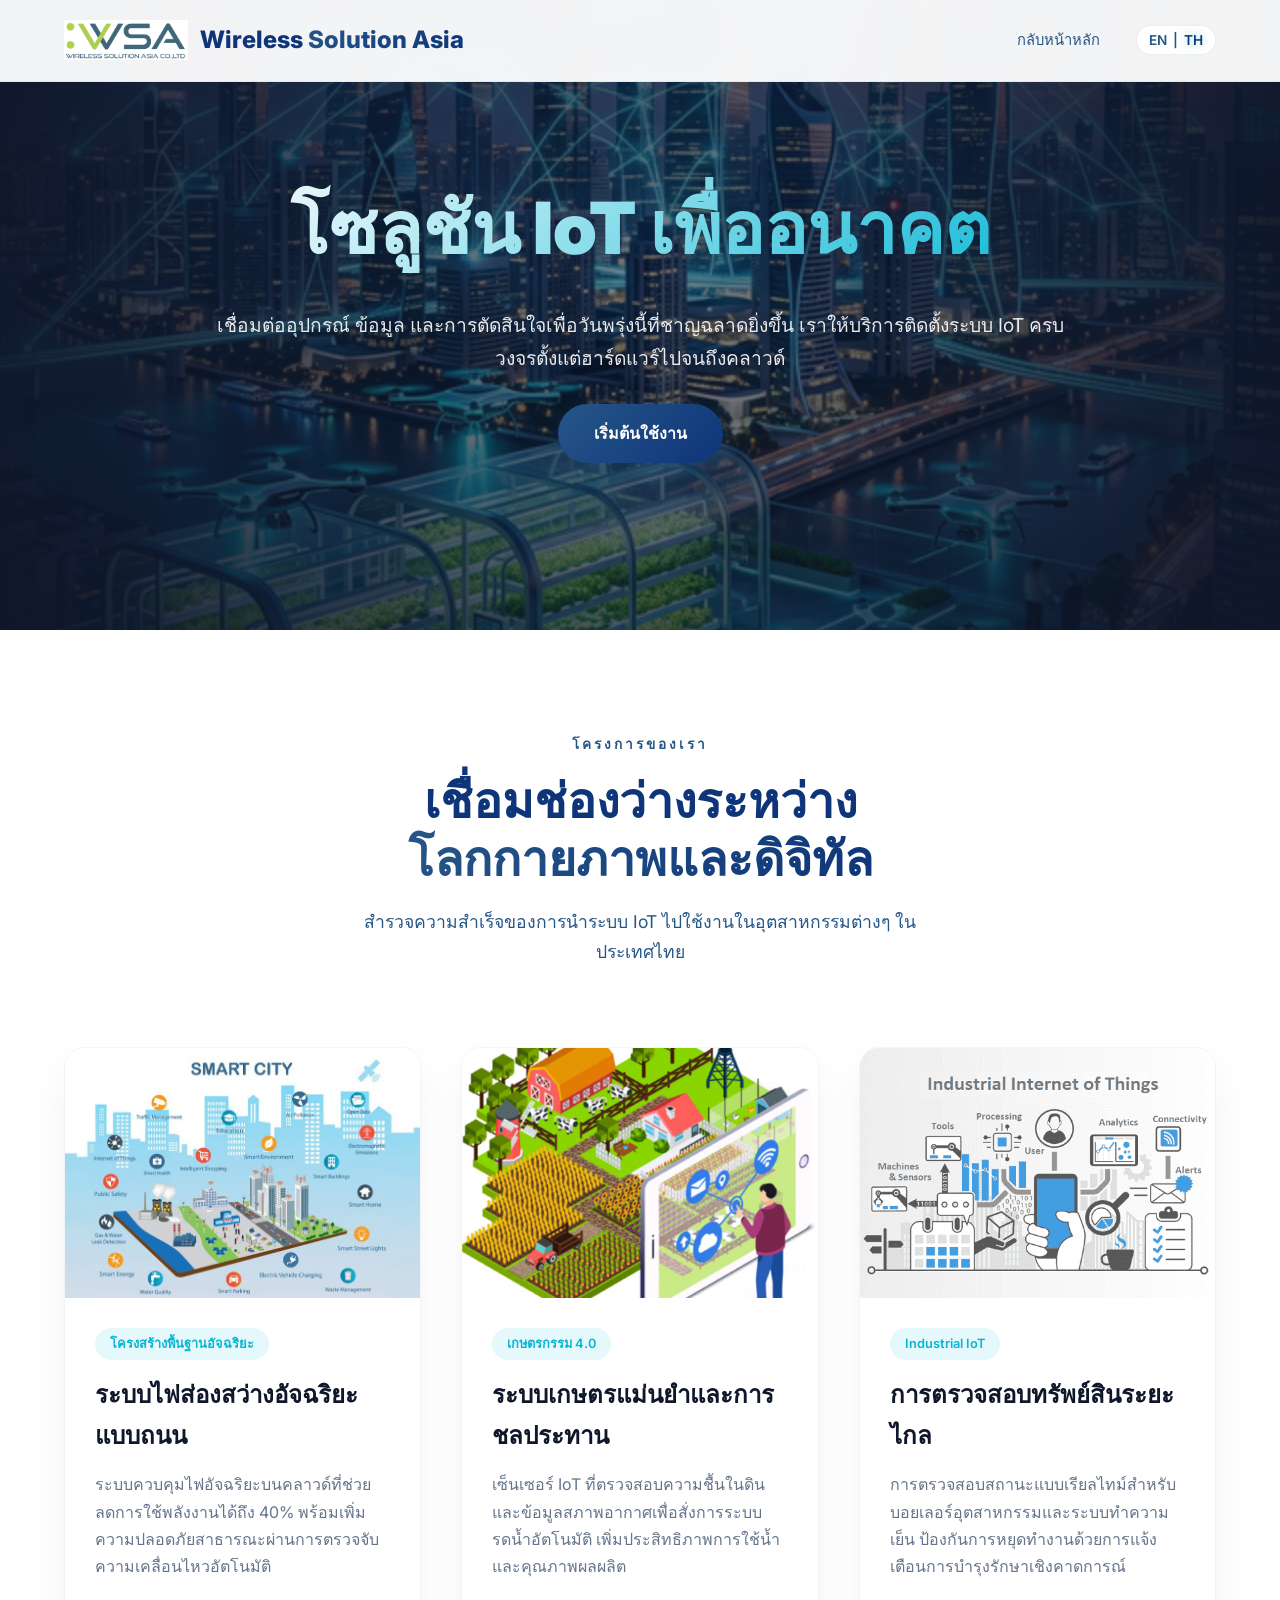
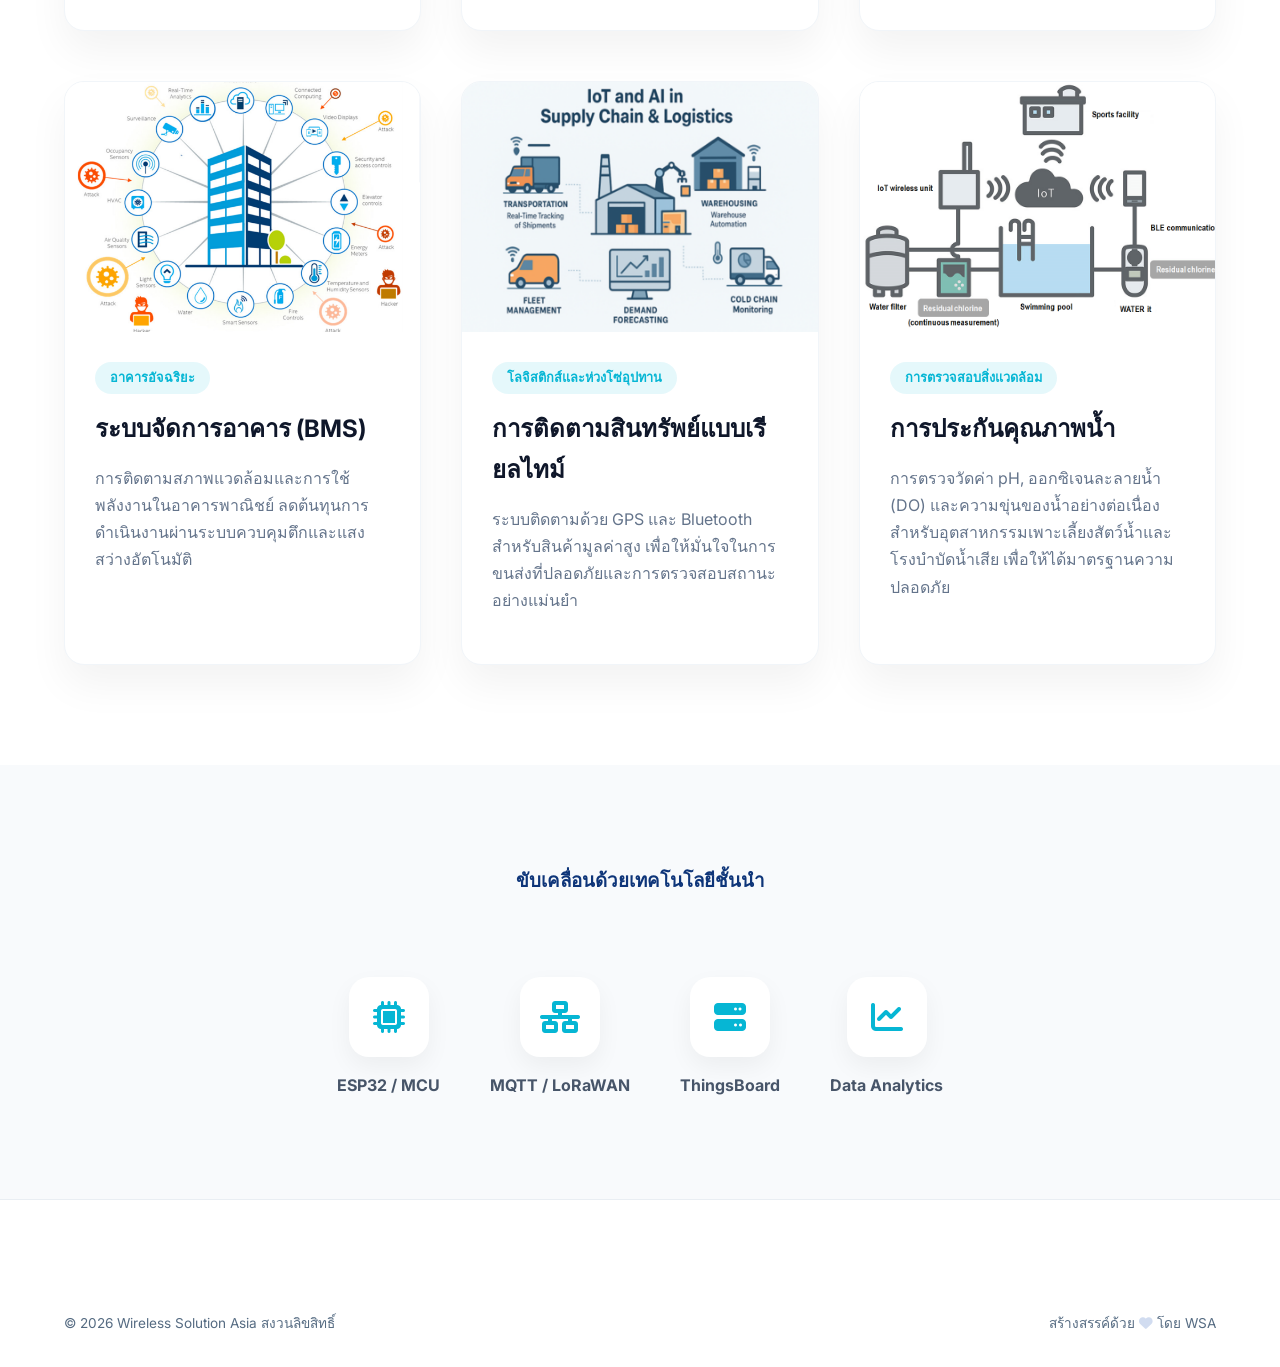
<file: iot/index.html>
<!DOCTYPE html>
<html lang="th">

<head>
    <meta charset="UTF-8">
    <meta name="viewport" content="width=device-width, initial-scale=1.0">
    <script>
        if (window.location.pathname.endsWith('/iot')) {
            window.location.pathname += '/';
        }
    </script>
    <meta name="description"
        content="Wireless Solution Asia - Innovative IoT Solutions in Thailand. Smart City, Smart Farm, and Industrial IoT.">
    <title>IoT Solutions | Wireless Solution Asia</title>

    <!-- Fonts & Icons -->
    <link rel="stylesheet" href="https://cdnjs.cloudflare.com/ajax/libs/font-awesome/6.5.1/css/all.min.css">
    <link rel="stylesheet" href="../styles.css">

    <style>
        :root {
            --iot-primary: #06b6d4;
            --iot-dark: #0f172a;
            --iot-accent: #0891b2;
        }

        .iot-hero {
            position: relative;
            height: 70vh;
            min-height: 500px;
            display: flex;
            align-items: center;
            justify-content: center;
            background: var(--iot-dark);
            color: white;
            text-align: center;
            overflow: hidden;
        }

        .iot-hero-img {
            position: absolute;
            inset: 0;
            width: 100%;
            height: 100%;
            object-fit: cover;
            opacity: 0.5;
            z-index: 1;
        }

        .iot-hero-overlay {
            position: absolute;
            inset: 0;
            background: radial-gradient(circle at center, transparent, var(--iot-dark));
            z-index: 2;
        }

        .iot-hero-content {
            position: relative;
            z-index: 3;
            max-width: 900px;
            padding: 0 20px;
        }

        .iot-hero h1 {
            font-size: clamp(2.5rem, 6vw, 4.5rem);
            font-weight: 900;
            margin-bottom: 20px;
            background: linear-gradient(135deg, #fff 0%, var(--iot-primary) 100%);
            -webkit-background-clip: text;
            background-clip: text;
            -webkit-text-fill-color: transparent;
        }

        .iot-hero p {
            font-size: 1.2rem;
            opacity: 0.9;
            margin-bottom: 30px;
        }

        .project-section {
            padding: 100px 0;
            background: #fff;
        }

        .project-grid {
            display: grid;
            grid-template-columns: repeat(auto-fit, minmax(350px, 1fr));
            gap: 40px;
            margin-top: 60px;
        }

        .project-card {
            background: #fff;
            border-radius: 20px;
            overflow: hidden;
            box-shadow: 0 20px 40px rgba(0, 0, 0, 0.05);
            transition: transform 0.4s ease, box-shadow 0.4s ease;
            border: 1px solid #f1f5f9;
        }

        .project-card:hover {
            transform: translateY(-10px);
            box-shadow: 0 30px 60px rgba(0, 0, 0, 0.1);
        }

        .project-media {
            height: 250px;
            overflow: hidden;
            background: #f1f5f8;
        }

        .project-media img {
            width: 100%;
            height: 100%;
            object-fit: cover;
            transition: transform 0.6s ease;
        }

        .project-card:hover .project-media img {
            transform: scale(1.1);
        }

        .project-info {
            padding: 30px;
        }

        .project-info h3 {
            font-size: 1.5rem;
            margin-bottom: 15px;
            color: var(--iot-dark);
        }

        .project-info p {
            color: #64748b;
            line-height: 1.7;
            margin-bottom: 20px;
        }

        .project-tag {
            display: inline-block;
            padding: 5px 15px;
            background: rgba(6, 182, 212, 0.1);
            color: var(--iot-primary);
            border-radius: 50px;
            font-size: 0.8rem;
            font-weight: 600;
            margin-bottom: 15px;
        }

        .tech-stack {
            padding: 100px 0;
            background: #f8fafc;
        }

        .tech-grid {
            display: flex;
            justify-content: center;
            gap: 50px;
            flex-wrap: wrap;
            margin-top: 50px;
        }

        .tech-item {
            display: flex;
            flex-direction: column;
            align-items: center;
            gap: 15px;
            font-weight: 700;
            color: #475569;
        }

        .tech-icon {
            width: 80px;
            height: 80px;
            background: white;
            border-radius: 20px;
            display: flex;
            align-items: center;
            justify-content: center;
            font-size: 2rem;
            color: var(--iot-primary);
            box-shadow: 0 10px 25px rgba(0, 0, 0, 0.05);
        }

        /* Nav specific adjustment */
        .navbar-iot {
            background: rgba(255, 255, 255, 0.95);
            backdrop-filter: blur(20px);
            border-bottom: 1px solid rgba(0, 0, 0, 0.05);
        }
    </style>
</head>

<body class="iot-page">

    <!-- ===== NAVIGATION ===== -->
    <nav class="navbar scrolled navbar-iot" id="navbar">
        <div class="container">
            <a href="/" class="nav-logo">
                <div class="logo-icon">
                    <img src="../assets/logo.png" alt="Wireless Solution Asia Logo">
                </div>
                <span>Wireless <span class="gradient-text">Solution Asia</span></span>
            </a>

            <button class="hamburger" id="hamburger" aria-label="Toggle navigation">
                <span></span>
                <span></span>
                <span></span>
            </button>

            <div class="nav-links" id="navLinks">
                <a href="/" data-i18n="nav-back">Back to Main web</a>
                <button id="langToggle" class="lang-toggle">
                    <span class="lang-en">EN</span>|<span class="lang-th">TH</span>
                </button>
            </div>
        </div>
    </nav>

    <!-- ===== HERO SECTION ===== -->
    <section class="iot-hero">
        <div id="heroParticles" class="hero-particles"></div>
        <img src="../assets/iot-hero.png" alt="IoT Future City" class="iot-hero-img" id="heroImage">
        <div class="iot-hero-overlay"></div>
        <div class="iot-hero-content reveal">
            <h1 data-i18n="iot-hero-title">Visionary IoT Solutions</h1>
            <p data-i18n="iot-hero-desc">Connecting devices, data, and decisions for a smarter tomorrow. We provide
                end-to-end IoT implementation from hardware to cloud.</p>
            <a href="/#contact" class="btn-primary" data-i18n="nav-cta">Get Started</a>
        </div>
    </section>

    <!-- ===== PROJECTS SECTION ===== -->
    <section class="project-section">
        <div class="container">
            <div class="section-header reveal">
                <span class="label" data-i18n="iot-label">Our Projects</span>
                <h2 data-i18n="iot-title">Bridging the Gap Between <br><span class="gradient-text">Physical &
                        Digital</span></h2>
                <p data-i18n="iot-projects-desc">Explore our successful IoT implementations across various industries in
                    Thailand.</p>
            </div>

            <div class="project-grid">
                <!-- Smart City -->
                <div class="project-card reveal">
                    <div class="project-media">
                        <img src="../assets/smart-city.jpg" alt="Smart City Project">
                    </div>
                    <div class="project-info">
                        <span class="project-tag" data-i18n="iot-proj-1-tag">Smart Infrastructure</span>
                        <h3 data-i18n="iot-proj-1-title">Intelligent Street Lighting</h3>
                        <p data-i18n="iot-proj-1-desc">Cloud-based lighting control system that reduces energy
                            consumption by up to 40% while enhancing public safety through automated motion sensing.</p>
                    </div>
                </div>

                <!-- Smart Farm -->
                <div class="project-card reveal reveal-delay-1">
                    <div class="project-media">
                        <img src="../assets/smart-agriculture.jpg" alt="Smart Agriculture Project">
                    </div>
                    <div class="project-info">
                        <span class="project-tag" data-i18n="iot-proj-2-tag">Agriculture 4.0</span>
                        <h3 data-i18n="iot-proj-2-title">Precision Irrigation Systems</h3>
                        <p data-i18n="iot-proj-2-desc">IoT-enabled sensors monitoring soil moisture and climate data to
                            trigger automated irrigation, optimizing water usage and yield quality.</p>
                    </div>
                </div>

                <!-- Industrial -->
                <div class="project-card reveal reveal-delay-2">
                    <div class="project-media">
                        <img src="../assets/Industrial-IoT.png" alt="Industrial IoT Project">
                    </div>
                    <div class="project-info">
                        <span class="project-tag" data-i18n="iot-proj-3-tag">Industrial IoT</span>
                        <h3 data-i18n="iot-proj-3-title">Remote Asset Monitoring</h3>
                        <p data-i18n="iot-proj-3-desc">Real-time health monitoring for industrial boilers and cooling
                            systems, preventing downtime through predictive maintenance alerts.</p>
                    </div>
                </div>
            </div>

            <!-- New Projects Grid appended -->
            <div class="project-grid" style="margin-top: 50px;">
                <!-- Smart Building -->
                <div class="project-card reveal">
                    <div class="project-media">
                        <img src="../assets/Smart-Building.png" alt="Smart Building Management">
                    </div>
                    <div class="project-info">
                        <span class="project-tag" data-i18n="iot-proj-4-tag">Smart Building</span>
                        <h3 data-i18n="iot-proj-4-title">Building Management System (BMS)</h3>
                        <p data-i18n="iot-proj-4-desc">Comprehensive environmental and energy monitoring for commercial
                            buildings, reducing operational costs through automated HVAC and lighting control.</p>
                    </div>
                </div>

                <!-- Asset Tracking -->
                <div class="project-card reveal reveal-delay-1">
                    <div class="project-media">
                        <img src="../assets/LogisticsSupplyChain.png" alt="Asset Tracking">
                    </div>
                    <div class="project-info">
                        <span class="project-tag" data-i18n="iot-proj-5-tag">Logistics & Supply Chain</span>
                        <h3 data-i18n="iot-proj-5-title">Real-Time Asset Tracking</h3>
                        <p data-i18n="iot-proj-5-desc">GPS and Bluetooth-based tracking solutions for high-value
                            logistics, ensuring secure transport and improved cold chain visibility.</p>
                    </div>
                </div>

                <!-- Water Quality -->
                <div class="project-card reveal reveal-delay-2">
                    <div class="project-media">
                        <img src="../assets/WaterQualityMonitoring.png" alt="Water Quality Monitoring">
                    </div>
                    <div class="project-info">
                        <span class="project-tag" data-i18n="iot-proj-6-tag">Environmental Monitoring</span>
                        <h3 data-i18n="iot-proj-6-title">Water Quality Assurance</h3>
                        <p data-i18n="iot-proj-6-desc">Continuous monitoring of pH, DO, and turbidity levels for
                            aquaculture and water treatment facilities to guarantee safety standards.</p>
                    </div>
                </div>
            </div>
        </div>
    </section>

    <!-- ===== TECH STACK ===== -->
    <section class="tech-stack">
        <div class="container">
            <div class="section-header reveal">
                <h3 data-i18n="iot-tech-title">Powered by Leading Technologies</h3>
            </div>
            <div class="tech-grid reveal reveal-delay-1">
                <div class="tech-item">
                    <div class="tech-icon"><i class="fas fa-microchip"></i></div>
                    <span>ESP32 / MCU</span>
                </div>
                <div class="tech-item">
                    <div class="tech-icon"><i class="fas fa-network-wired"></i></div>
                    <span>MQTT / LoRaWAN</span>
                </div>
                <div class="tech-item">
                    <div class="tech-icon"><i class="fas fa-server"></i></div>
                    <span>ThingsBoard</span>
                </div>
                <div class="tech-item">
                    <div class="tech-icon"><i class="fas fa-chart-line"></i></div>
                    <span>Data Analytics</span>
                </div>
            </div>
        </div>
    </section>

    <!-- ===== FOOTER ===== -->
    <footer class="footer">
        <div class="container">
            <div class="footer-bottom">
                <p data-i18n="footer-copy">&copy; 2026 Wireless Solution Asia. All rights reserved.</p>
                <p><span data-i18n="footer-crafted">Crafted with</span> <i class="fas fa-heart"
                        style="color: var(--accent-pink);"></i> <span data-i18n="footer-by">by WSA</span></p>
            </div>
        </div>
    </footer>

    <script src="../translations.js"></script>
    <script src="../script.js"></script>
    <script>
        // Update hero image path if needed (handle the actual generated name)
        const heroImg = document.getElementById('heroImage');
        // The script.js handles i18n initialization.
        // We set default to 'th' as per latest requirement.
    </script>
</body>

</html>
</file>
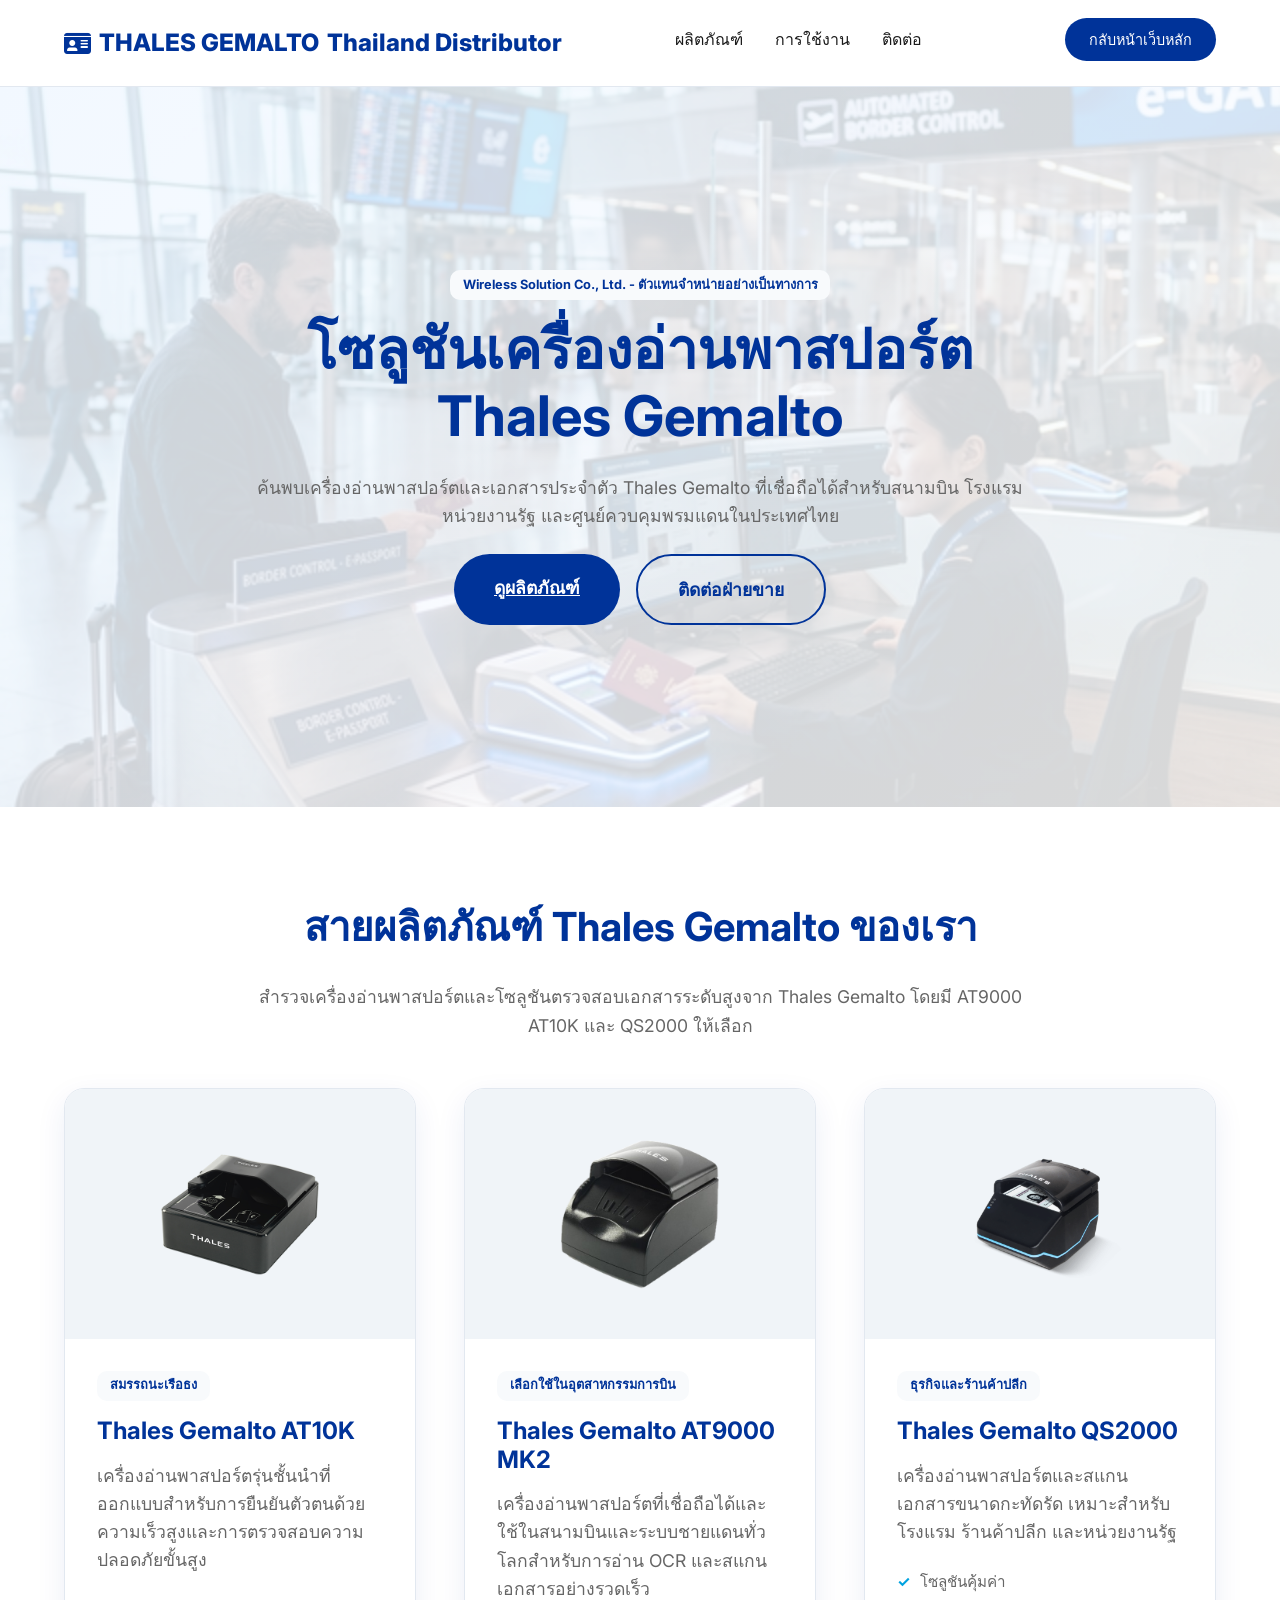
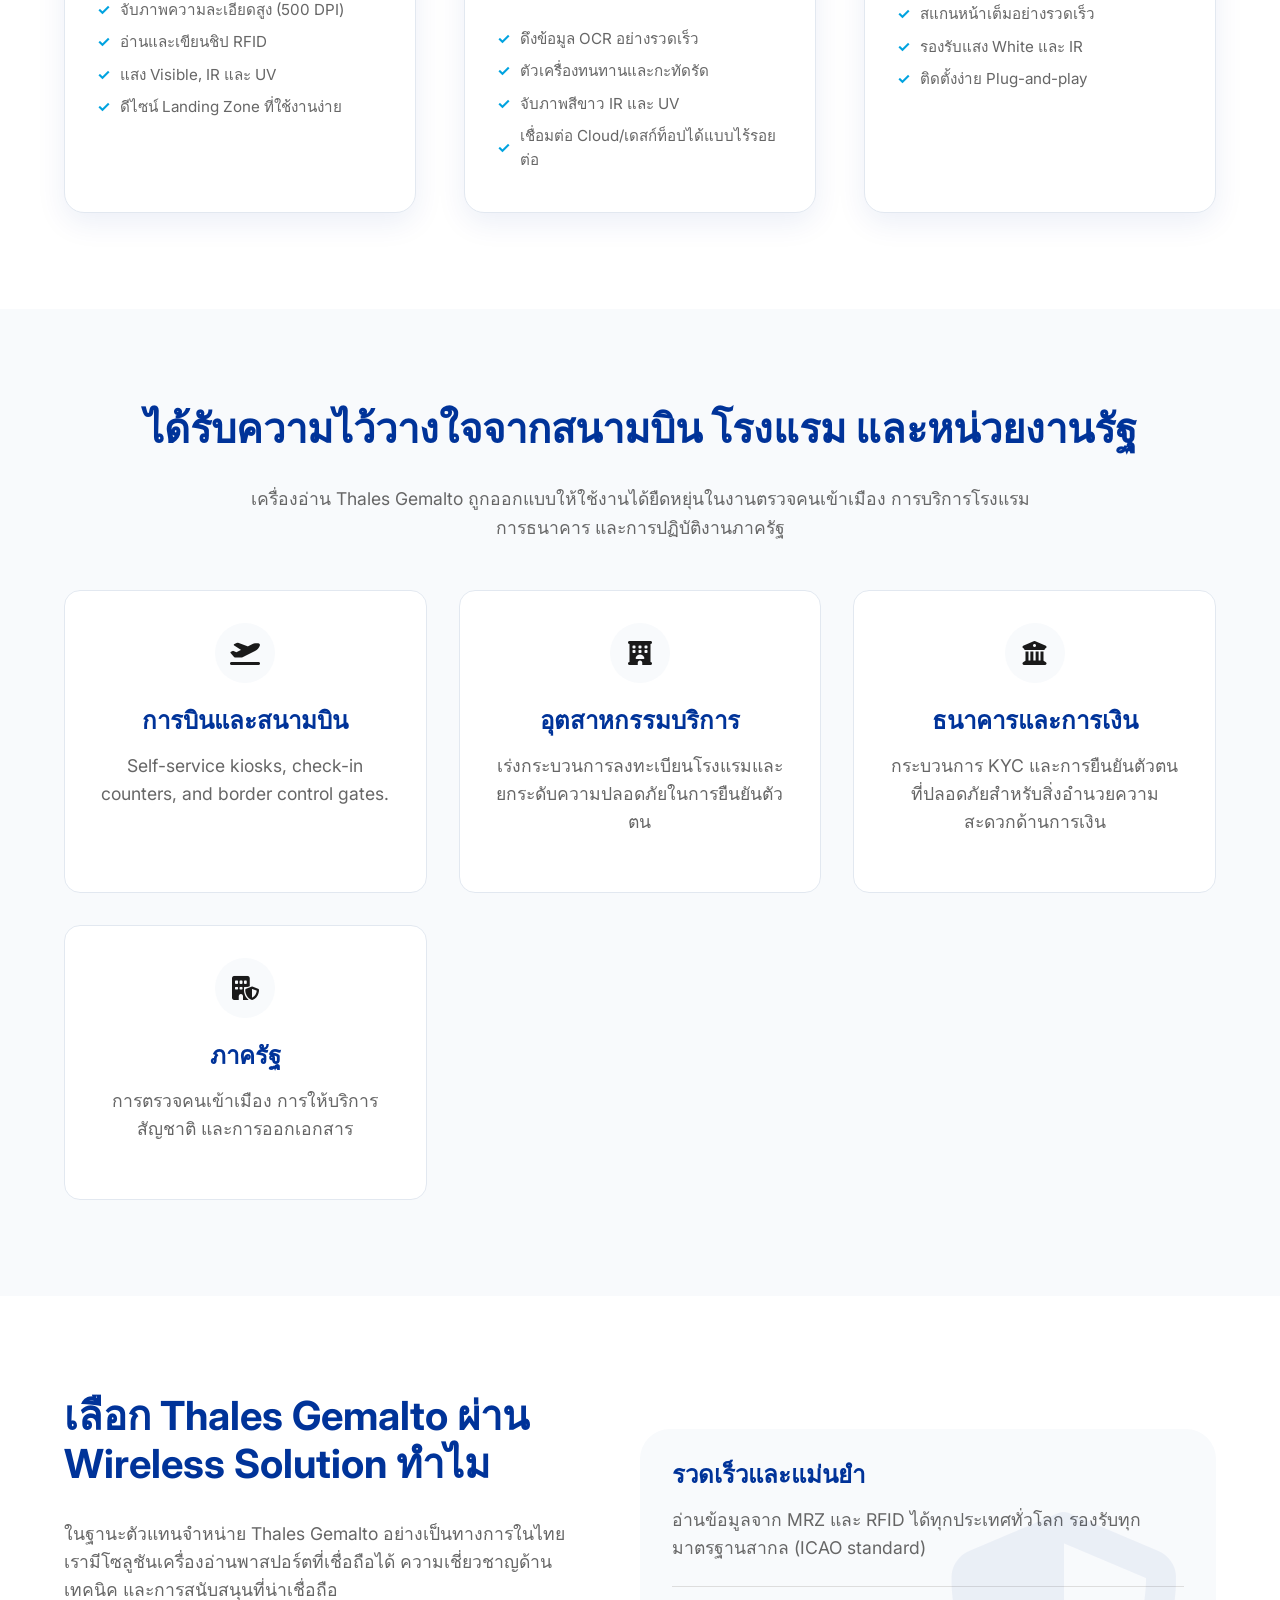
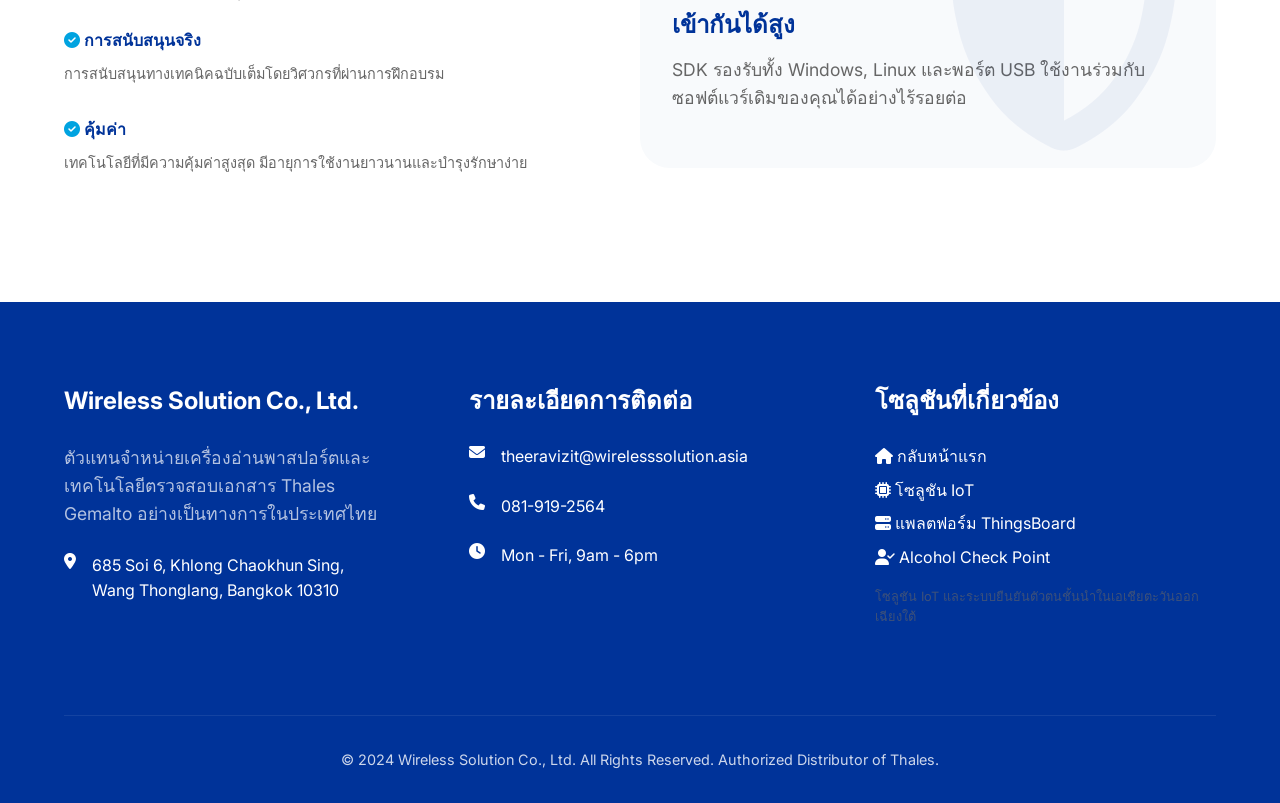
<file: Thales/index.html>
<!DOCTYPE html>
<html lang="th">

<head>
    <meta charset="UTF-8">
    <meta name="viewport" content="width=device-width, initial-scale=1.0">
    <title>Thales Gemalto Passport Reader | AT9000 AT10K | Wireless Solution Asia</title>
    <meta name="description"
        content="Thales Gemalto passport reader solutions in Thailand, including AT9000, AT10K, and QS2000 for airports, hotels, government, and border control applications.">
    <meta name="keywords"
        content="Thales Gemalto, Thales, Gemalto, AT9000, AT10K, passport reader, passport scanner, document reader, Thailand">
    <meta name="robots" content="index,follow,max-image-preview:large">
    <link rel="canonical" href="https://wirelesssolution.asia/Thales/">
    <meta property="og:title" content="Thales Gemalto Passport Reader Solutions in Thailand">
    <meta property="og:description" content="Authorized Thales Gemalto passport reader distributor in Thailand for AT9000, AT10K, and QS2000 solutions.">
    <meta property="og:type" content="website">
    <meta property="og:url" content="https://wirelesssolution.asia/Thales/">
    <meta property="og:image" content="https://wirelesssolution.asia/Thales/assets/hero.png">
    <meta property="og:site_name" content="Wireless Solution Asia">
    <meta name="twitter:card" content="summary_large_image">
    <meta name="twitter:title" content="Thales Gemalto Passport Reader Solutions in Thailand">
    <meta name="twitter:description" content="Official Thales Gemalto passport reader distributor in Thailand for airports, hotels, and government use.">
    <script type="application/ld+json">
    {
      "@context": "https://schema.org",
      "@type": "WebPage",
      "name": "Thales Gemalto Passport Reader Solutions in Thailand",
      "url": "https://wirelesssolution.asia/Thales/",
      "description": "Authorized Thales Gemalto passport reader distributor in Thailand offering AT9000, AT10K, and QS2000 solutions.",
      "publisher": {
        "@type": "Organization",
        "name": "Wireless Solution Asia",
        "url": "https://wirelesssolution.asia"
      },
      "about": [
        {
          "@type": "Product",
          "name": "Thales Gemalto AT9000",
          "description": "Passport reader and document scanner for airports and border control."
        },
        {
          "@type": "Product",
          "name": "Thales Gemalto AT10K",
          "description": "High-speed passport reader for secure identity verification."
        }
      ]
    }
    </script>

    <!-- Force trailing slash for correct relative paths -->
    <script>
        if (window.location.pathname.endsWith('/Thales')) {
            window.location.replace(window.location.pathname + '/');
        }
    </script>

    <!-- Fonts and Icons -->
    <link rel="preconnect" href="https://fonts.googleapis.com">
    <link rel="preconnect" href="https://fonts.gstatic.com" crossorigin>
    <link
        href="https://fonts.googleapis.com/css2?family=Inter:wght@400;500;600;700;800&family=Outfit:wght@500;600;700&display=swap"
        rel="stylesheet">
    <link rel="stylesheet" href="https://cdnjs.cloudflare.com/ajax/libs/font-awesome/6.4.0/css/all.min.css">

    <!-- CSS -->
    <link rel="stylesheet" href="style.css">
    <style>
        .lang-toggle {
            display: inline-flex;
            align-items: center;
            gap: 0.3rem;
            padding: 0.45rem 0.75rem;
            border: 1px solid rgba(255,255,255,0.2);
            background: rgba(255,255,255,0.1);
            color: #fff;
            border-radius: 999px;
            font-size: 0.9rem;
            font-weight: 700;
            cursor: pointer;
            backdrop-filter: blur(6px);
        }

        .lang-toggle .lang-en,
        .lang-toggle .lang-th {
            opacity: 0.65;
            transition: opacity 0.2s ease;
        }

        .lang-toggle .active {
            opacity: 1;
        }
    </style>
</head>
<!-- Google tag (gtag.js) -->
<script async src="https://www.googletagmanager.com/gtag/js?id=AW-18329872142"></script>
<script>
  window.dataLayer = window.dataLayer || [];
  function gtag(){dataLayer.push(arguments);}
  gtag('js', new Date());

  gtag('config', 'AW-18329872142');
</script>

<body>

    <!-- Sticky Navigation -->
    <nav>
        <a href="#" class="logo">
            <i class="fas fa-id-card"></i>
            THALES GEMALTO <span>Thailand Distributor</span>
        </a>
        <ul class="nav-links">
            <li><a href="#products" data-i18n="thales-nav-products">Products</a></li>
            <li><a href="#applications" data-i18n="thales-nav-applications">Applications</a></li>
            <li><a href="#contact" data-i18n="thales-nav-contact">Contact</a></li>
            <li><button type="button" class="lang-toggle" id="langToggle" aria-label="Switch language">
                <span class="lang-th active">TH</span>
                <span>/</span>
                <span class="lang-en">EN</span>
            </button></li>
            <li><a href="/" class="btn-back" data-i18n="thales-nav-back">Back to Main web</a></li>
        </ul>
    </nav>

    <!-- Hero Section -->
    <section class="hero">
        <div class="hero-content animate">
            <span class="tag" data-i18n="thales-hero-tag">Wireless Solution Co., Ltd. - Official Distributor</span>
            <h1 data-i18n="thales-hero-title">The World Standard in <br>Document Authentication</h1>
            <p data-i18n="thales-hero-desc">สัมผัสเทคโนโลยีการอ่านพาสปอร์ตและเอกสารประจำตัวระดับโลกจาก Thales แม่นยำ รวดเร็ว
                และปลอดภัยที่สุดสำหรับธุรกิจของคุณในประเทศไทย</p>
            <div class="hero-btns" style="display:flex; gap:1rem; justify-content:center;">
                <a href="#products" class="btn-back" style="padding:1.2rem 2.5rem; font-size:1.1rem;">
                    <span data-i18n="thales-hero-btn-products">Explore Products</span>
                </a>
                <a href="#contact"
                    style="padding:1.2rem 2.5rem; font-size:1.1rem; border:2px solid var(--primary); color:var(--primary); font-weight:600; border-radius:50px; text-decoration:none;">
                    <span data-i18n="thales-hero-btn-contact">Contact Sales</span>
                </a>
            </div>
        </div>
        <style>
            .hero::after {
                background: url('assets/hero.png') center/cover no-repeat;
            }
        </style>
    </section>

    <!-- Products Gallery -->
    <section class="section" id="products">
        <div class="animate">
            <h2 data-i18n="thales-products-title">Our Thales Product Line</h2>
            <p style="text-align: center; max-width: 800px; margin: 0 auto 3rem;"
                data-i18n="thales-products-desc">เลือกโซลูชั่นที่ตรงตามความต้องการของคุณ ตั้งแต่เครื่องอ่านแบบพกพาขนาดเล็ก
                ไปจนถึงเครื่องตรวจสอบเอกสารประสิทธิภาพสูง</p>
        </div>

        <div class="grid">
            <!-- AT10K -->
            <div class="product-card animate">
                <div class="product-img">
                    <img src="/Thales/assets/at10k.png" alt="Thales Gemalto AT10K passport reader">
                </div>
                <div class="product-info">
                    <span class="tag" data-i18n="thales-product-at10k-tag">Flagship Performance</span>
                    <h3 data-i18n="thales-product-at10k-title">Thales AT10K</h3>
                    <p data-i18n="thales-product-at10k-desc">เครื่องอ่านหนังสือเดินทางอัจฉริยะรุ่นท็อปที่สุด มาพร้อมระบบตรวจสอบความปลอดภัยขั้นสูง</p>
                    <ul class="features-list">
                        <li data-i18n="thales-product-at10k-item-1">High Resolution Capturing (500 DPI)</li>
                        <li data-i18n="thales-product-at10k-item-2">RFID Chip Reading & Writing</li>
                        <li data-i18n="thales-product-at10k-item-3">Visible, IR, and UV lighting</li>
                        <li data-i18n="thales-product-at10k-item-4">Intuitive "Landing Zone" design</li>
                    </ul>
                </div>
            </div>

            <!-- AT9000 MK2 -->
            <div class="product-card animate" style="animation-delay: 0.1s;">
                <div class="product-img">
                    <img src="/Thales/assets/at9000.png" alt="Thales Gemalto AT9000 MK2 passport scanner">
                </div>
                <div class="product-info">
                    <span class="tag" data-i18n="thales-product-at9000-tag">Aviation Industry Choice</span>
                    <h3 data-i18n="thales-product-at9000-title">Thales AT9000 MK2</h3>
                    <p data-i18n="thales-product-at9000-desc">เครื่องอ่านพาสปอร์ตยอดนิยมที่สนามบินทั่วโลกเลือกใช้ ประมวลผลรวดเร็วและทนทาน</p>
                    <ul class="features-list">
                        <li data-i18n="thales-product-at9000-item-1">Fast OCR Data Extraction</li>
                        <li data-i18n="thales-product-at9000-item-2">Rugged and Compact Housing</li>
                        <li data-i18n="thales-product-at9000-item-3">Capture White, IR, and UV images</li>
                        <li data-i18n="thales-product-at9000-item-4">Seamless Cloud/Desktop integration</li>
                    </ul>
                </div>
            </div>

            <!-- QS2000 -->
            <div class="product-card animate" style="animation-delay: 0.2s;">
                <div class="product-img">
                    <img src="/Thales/assets/gs2000.png" alt="Thales Gemalto QS2000 passport reader">
                </div>
                <div class="product-info">
                    <span class="tag" data-i18n="thales-product-qs2000-tag">Business & Retail</span>
                    <h3 data-i18n="thales-product-qs2000-title">Thales QS2000</h3>
                    <p data-i18n="thales-product-qs2000-desc">เครื่องอ่านพาสปอร์ตขนาดเล็ก ประสิทธิภาพสูง เหมาะสำหรับการใช้งานในพื้นที่จำกัด</p>
                    <ul class="features-list">
                        <li data-i18n="thales-product-qs2000-item-1">Cost-Effective Solution</li>
                        <li data-i18n="thales-product-qs2000-item-2">Fast Full-Page Scanning</li>
                        <li data-i18n="thales-product-qs2000-item-3">White & IR Light Support</li>
                        <li data-i18n="thales-product-qs2000-item-4">Plug-and-play setup</li>
                    </ul>
                </div>
            </div>
        </div>
    </section>

    <!-- Applications / Use Cases -->
    <section class="section section-alt" id="applications">
        <div class="animate">
            <h2 data-i18n="thales-applications-title">Trusted Across Every Industry</h2>
            <p style="text-align: center; max-width: 800px; margin: 0 auto 3rem;"
                data-i18n="thales-applications-desc">เครื่องอ่าน Thales ถูกออกแบบมาเพื่อความยืดหยุ่นและการใช้งานที่ครอบคลุม</p>
        </div>

        <div class="use-cases grid">
            <div class="case-card animate">
                <div class="case-icon"><i class="fas fa-plane-departure"></i></div>
                <h3 data-i18n="thales-case-1-title">Aviation & Airports</h3>
                <p data-i18n="thales-case-1-desc">Self-service kiosks, check-in counters, and border control gates.</p>
            </div>
            <div class="case-card animate" style="animation-delay: 0.1s;">
                <div class="case-icon"><i class="fas fa-hotel"></i></div>
                <h3 data-i18n="thales-case-2-title">Hospitality</h3>
                <p data-i18n="thales-case-2-desc">Speed up hotel registrations and guest authentication security.</p>
            </div>
            <div class="case-card animate" style="animation-delay: 0.2s;">
                <div class="case-icon"><i class="fas fa-university"></i></div>
                <h3 data-i18n="thales-case-3-title">Banking & Finance</h3>
                <p data-i18n="thales-case-3-desc">Secure KYC process and ID verification for financial facilities.</p>
            </div>
            <div class="case-card animate" style="animation-delay: 0.3s;">
                <div class="case-icon"><i class="fas fa-building-shield"></i></div>
                <h3 data-i18n="thales-case-4-title">Government</h3>
                <p data-i18n="thales-case-4-desc">Border immigration, citizenship services, and document issuance.</p>
            </div>
        </div>
    </section>

    <!-- Why Choose Thales -->
    <section class="section">
        <div style="display:flex; flex-wrap:wrap; gap:4rem; align-items:center; max-width:1200px; margin:0 auto;">
            <div style="flex:1; min-width:300px;">
                <h2 style="text-align:left;" data-i18n="thales-why-title">Why Choose Thales Through Wireless Solution?</h2>
                <p data-i18n="thales-why-desc">ในฐานะตัวแทนจำหน่าย Thales อย่างเป็นทางการในไทย
                    เรามีประสบการณ์อันยาวนานในการสนับสนุนเทคโนโลยีการตรวจสอบเอกสาร</p>
                <div style="margin-bottom:2rem;">
                    <h4 style="color:var(--primary); margin-bottom:0.5rem;"><i class="fas fa-check-circle"
                            style="color:var(--accent);"></i> <span data-i18n="thales-why-support-title">Genuine Support</span></h4>
                    <p style="font-size:0.9rem;" data-i18n="thales-why-support-desc">การสนับสนุนทางเทคนิคฉบับเต็มโดยวิศวกรที่ผ่านการฝึกอบรม</p>
                </div>
                <div style="margin-bottom:2rem;">
                    <h4 style="color:var(--primary); margin-bottom:0.5rem;"><i class="fas fa-check-circle"
                            style="color:var(--accent);"></i> <span data-i18n="thales-why-value-title">Value for Money</span></h4>
                    <p style="font-size:0.9rem;" data-i18n="thales-why-value-desc">เทคโนโลยีที่มีความคุ้มค่าสูงสุด มีอายุการใช้งานยาวนานและบำรุงรักษาง่าย
                    </p>
                </div>
            </div>
            <div
                style="flex:1; min-width:300px; padding:2rem; background:var(--bg-alt); border-radius:30px; position:relative;">
                <i class="fas fa-shield-halved"
                    style="font-size: 15rem; color: var(--primary); opacity: 0.05; position: absolute; right: 2rem; bottom: 1rem;"></i>
                <h3 style="color:var(--primary);" data-i18n="thales-why-fast-title">Fast & Accurate</h3>
                <p data-i18n="thales-why-fast-desc">อ่านข้อมูลจาก MRZ และ RFID ได้ทุกประเทศทั่วโลก รองรับทุกมาตรฐานสากล (ICAO standard)</p>
                <hr style="border:0; border-top:1px solid #ddd; margin:1.5rem 0;">
                <h3 style="color:var(--primary);" data-i18n="thales-why-compatible-title">Highly Compatible</h3>
                <p data-i18n="thales-why-compatible-desc">SDK รองรับทั้ง Windows, Linux และพอร์ต USB ใช้งานร่วมกับซอฟต์แวร์เดิมของคุณได้อย่างไร้รอยต่อ</p>
            </div>
        </div>
    </section>

    <!-- Footer / Contact -->
    <footer id="contact">
        <div class="footer-grid">
            <div class="footer-info">
                <h4 data-i18n="thales-footer-company">Wireless Solution Co., Ltd.</h4>
                <p style="color: rgba(255,255,255,0.7);" data-i18n="thales-footer-company-desc">ตัวแทนจำหน่ายเทคโนโลยีตรวจสอบเอกสาร Thales
                    อย่างเป็นทางการในประเทศไทย</p>
                <div class="contact-item">
                    <i class="fas fa-map-marker-alt"></i>
                    <span>685 Soi 6, Khlong Chaokhun Sing,<br>Wang Thonglang, Bangkok 10310</span>
                </div>
            </div>
            <div class="footer-info">
                <h4 data-i18n="thales-footer-contact">Contact Details</h4>
                <div class="contact-item">
                    <i class="fas fa-envelope"></i>
                    <span>theeravizit@wirelesssolution.asia</span>
                </div>
                <div class="contact-item">
                    <i class="fas fa-phone"></i>
                    <span>081-919-2564</span>
                </div>
                <div class="contact-item">
                    <i class="fas fa-clock"></i>
                    <span>Mon - Fri, 9am - 6pm</span>
                </div>
            </div>
            <div class="footer-info">
                <h4 data-i18n="thales-footer-related">Related Solutions</h4>
                <a href="../index.html" style="color:white; text-decoration:none; display:block; margin-bottom:0.5rem;">
                    <i class="fas fa-home"></i> <span data-i18n="thales-footer-home">Back to Homepage</span>
                </a>
                <a href="../iot/index.html"
                    style="color:white; text-decoration:none; display:block; margin-bottom:0.5rem;">
                    <i class="fas fa-microchip"></i> <span data-i18n="thales-footer-iot">IoT Solutions</span>
                </a>
                <a href="../thingsboard/index.html"
                    style="color:white; text-decoration:none; display:block; margin-bottom:0.5rem;">
                    <i class="fas fa-server"></i> <span data-i18n="thales-footer-thingsboard">ThingsBoard Platform</span>
                </a>
                <a href="../acm/index.html"
                    style="color:white; text-decoration:none; display:block; margin-bottom:0.5rem;">
                    <i class="fas fa-user-check"></i> <span data-i18n="thales-footer-acm">Alcohol Check Point</span>
                </a>
                <p style="font-size:0.8rem; opacity:0.6; margin-top:1rem;" data-i18n="thales-footer-note">Leading IoT & ID solutions in Southeast Asia.
                </p>
            </div>
        </div>
        <div class="footer-bottom">
            &copy; 2024 Wireless Solution Co., Ltd. All Rights Reserved. Authorized Distributor of Thales.
        </div>
    </footer>

    <script src="../translations.js"></script>
    <script src="../script.js"></script>
    <script src="script.js"></script>
</body>

</html>
</file>
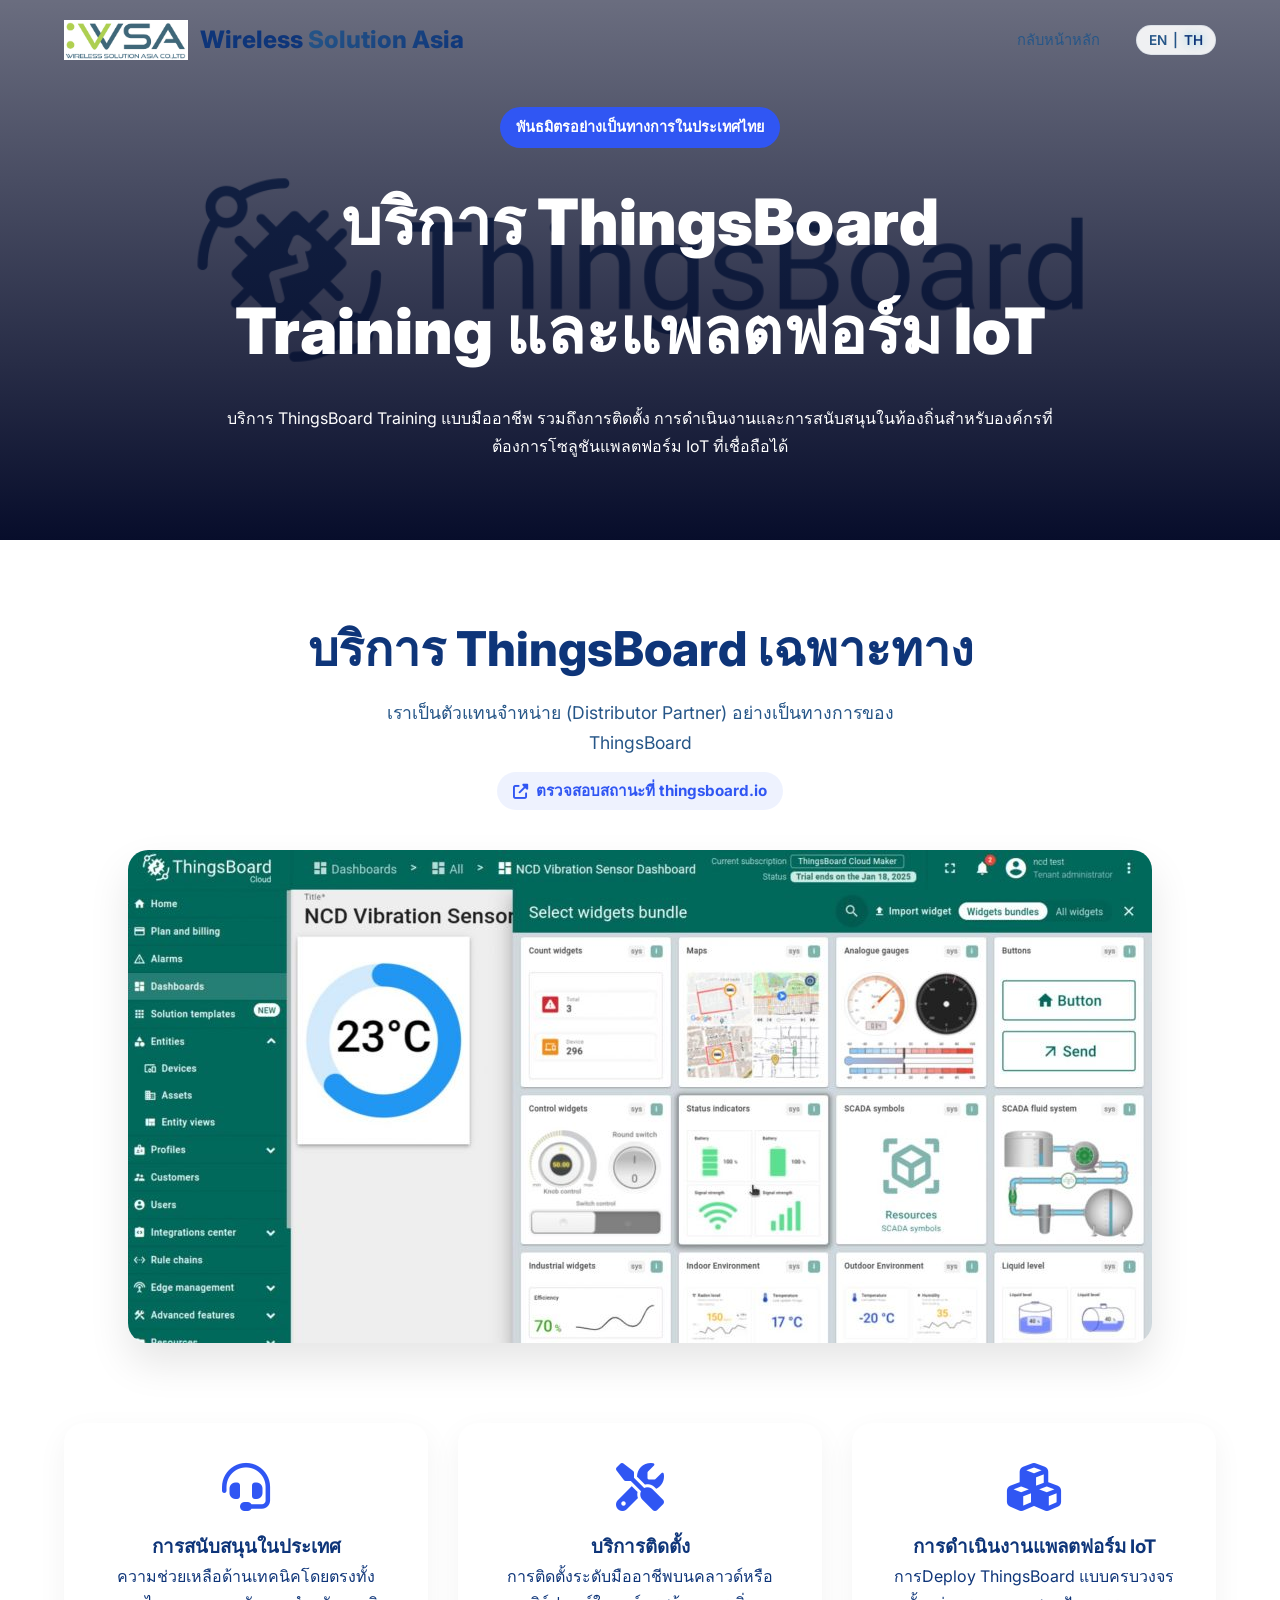
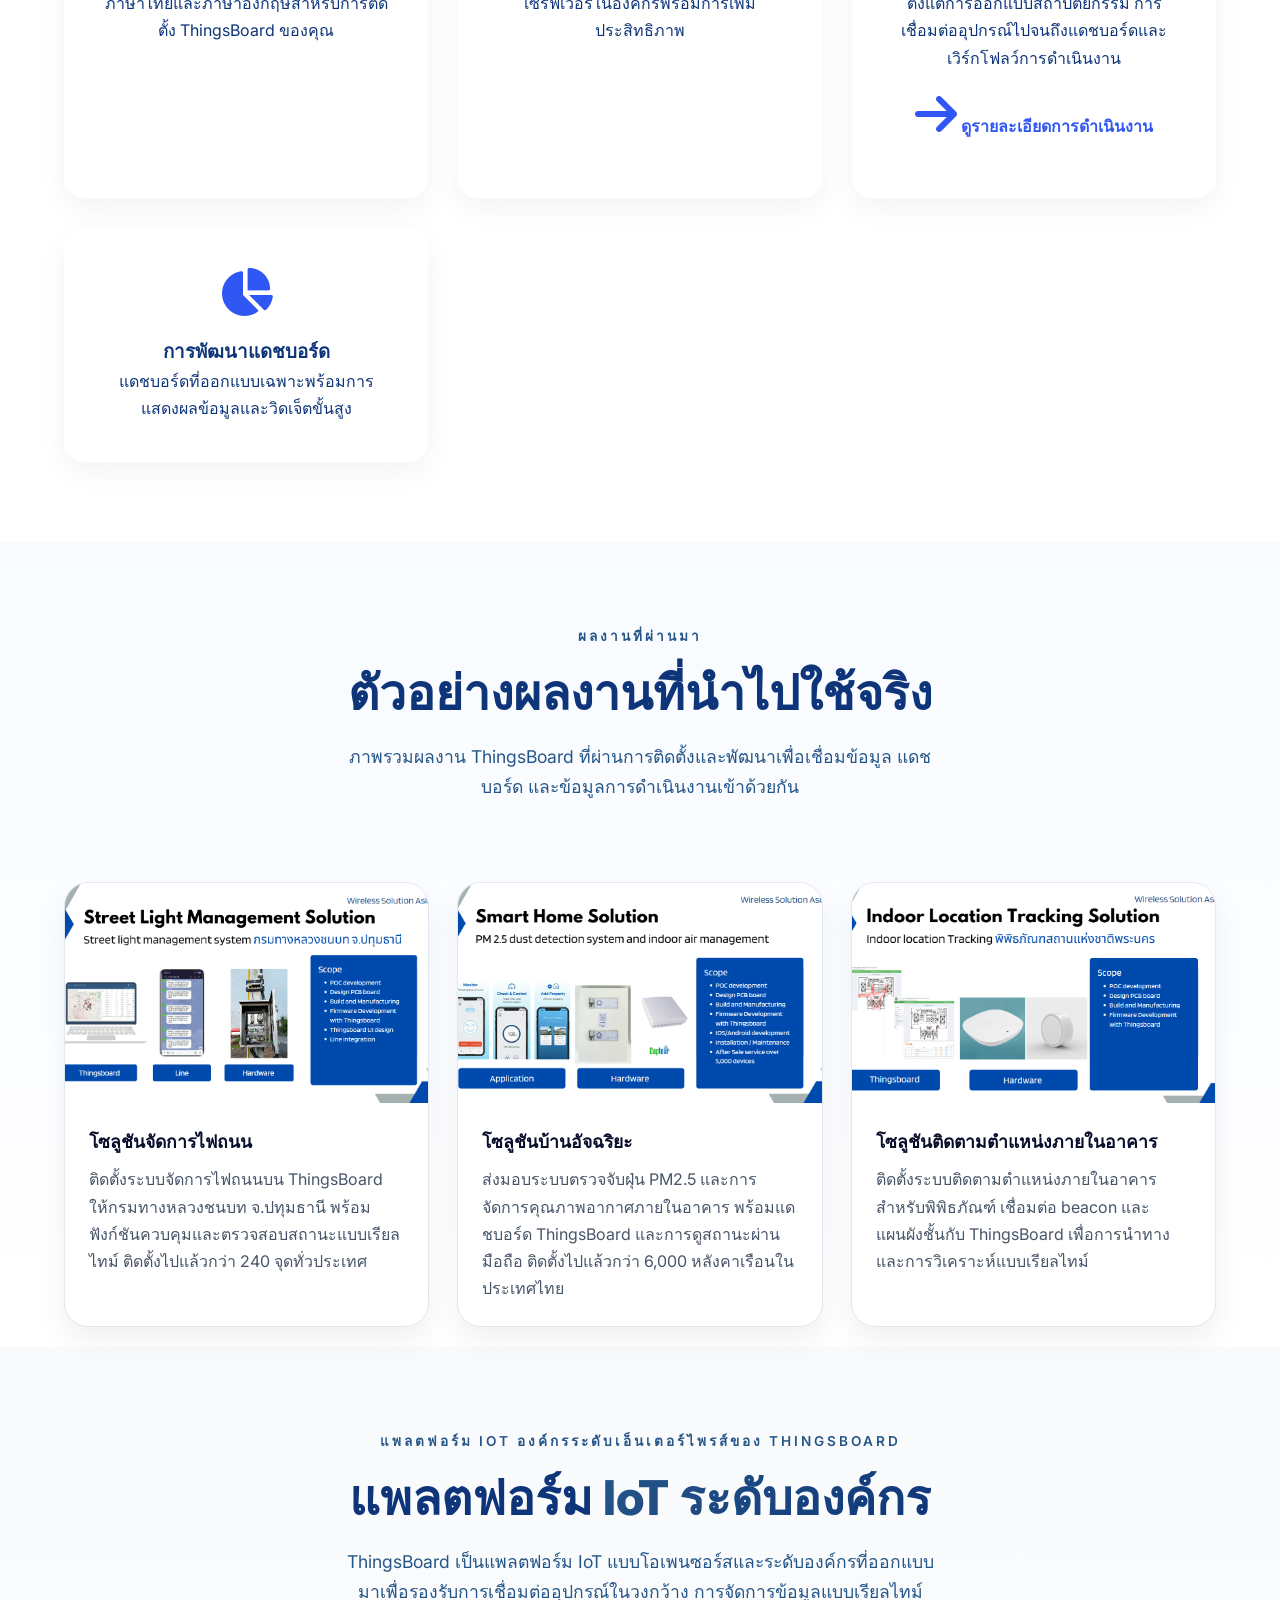
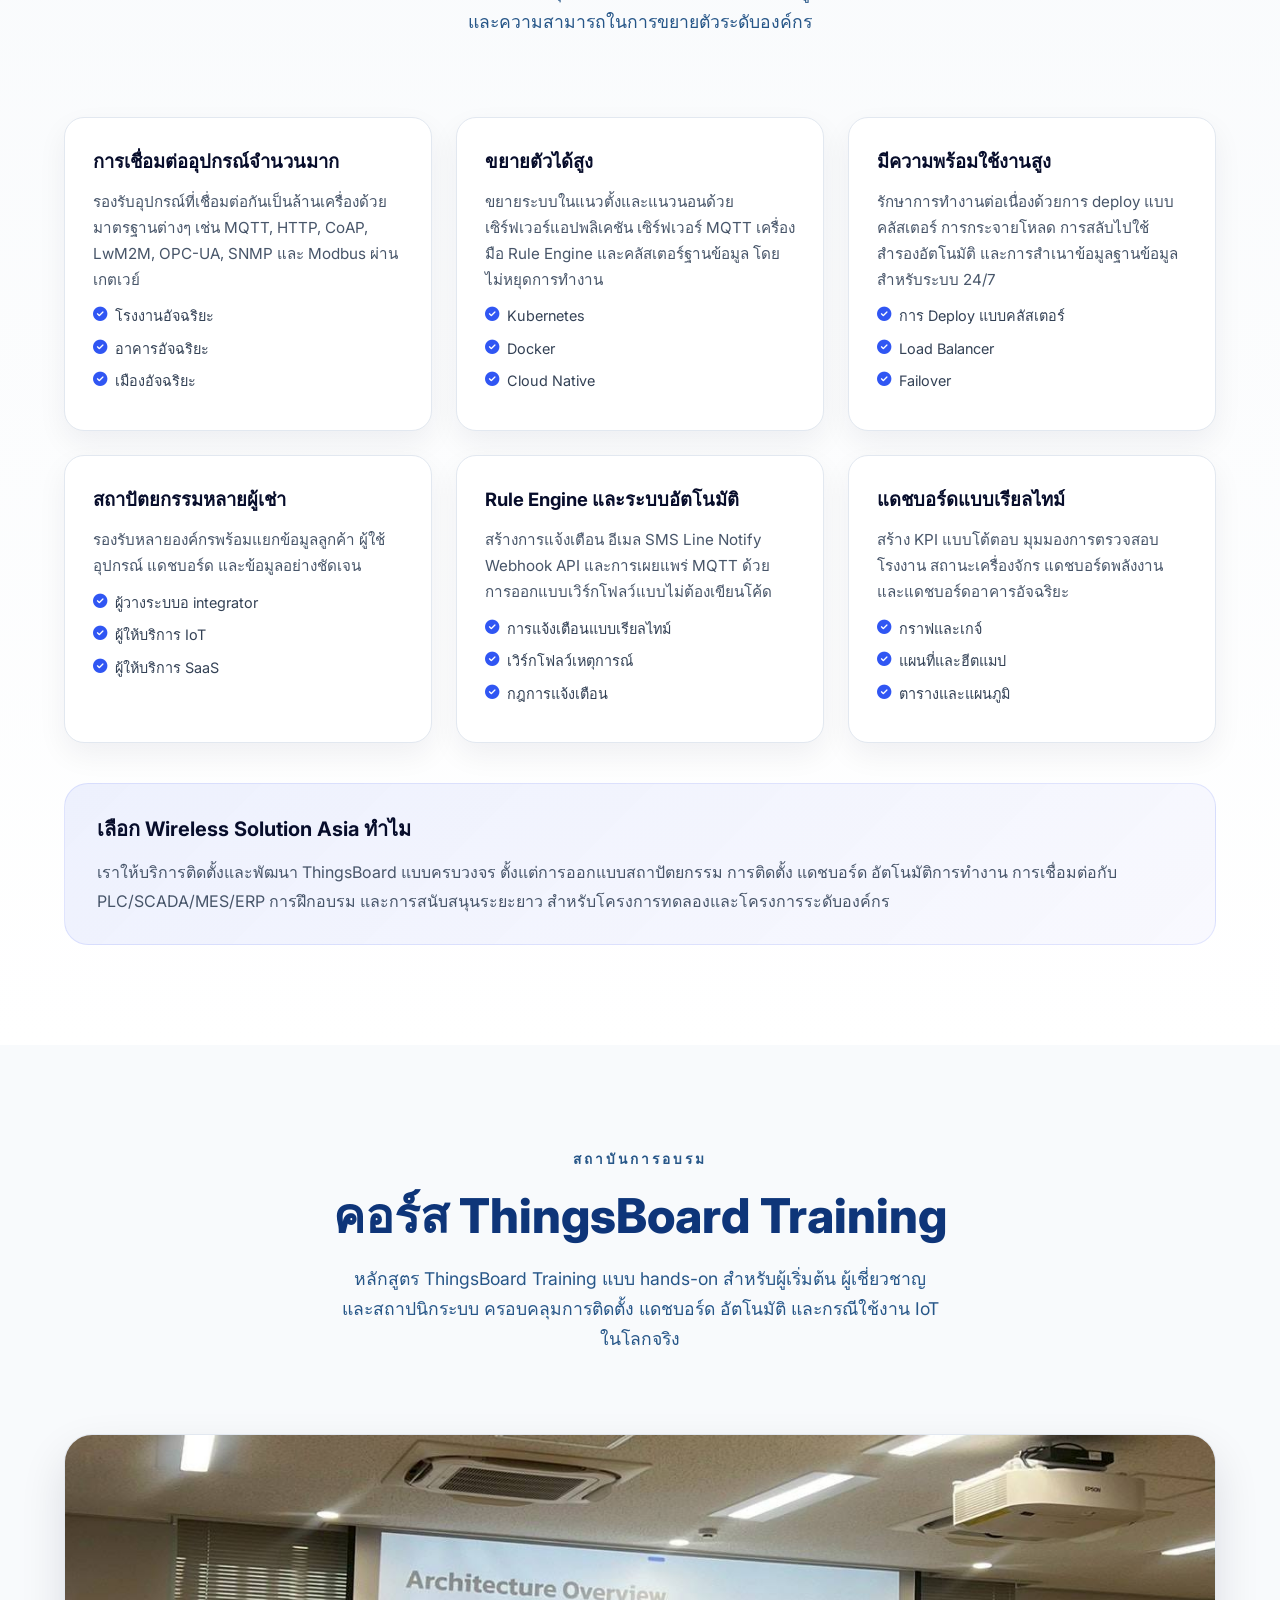
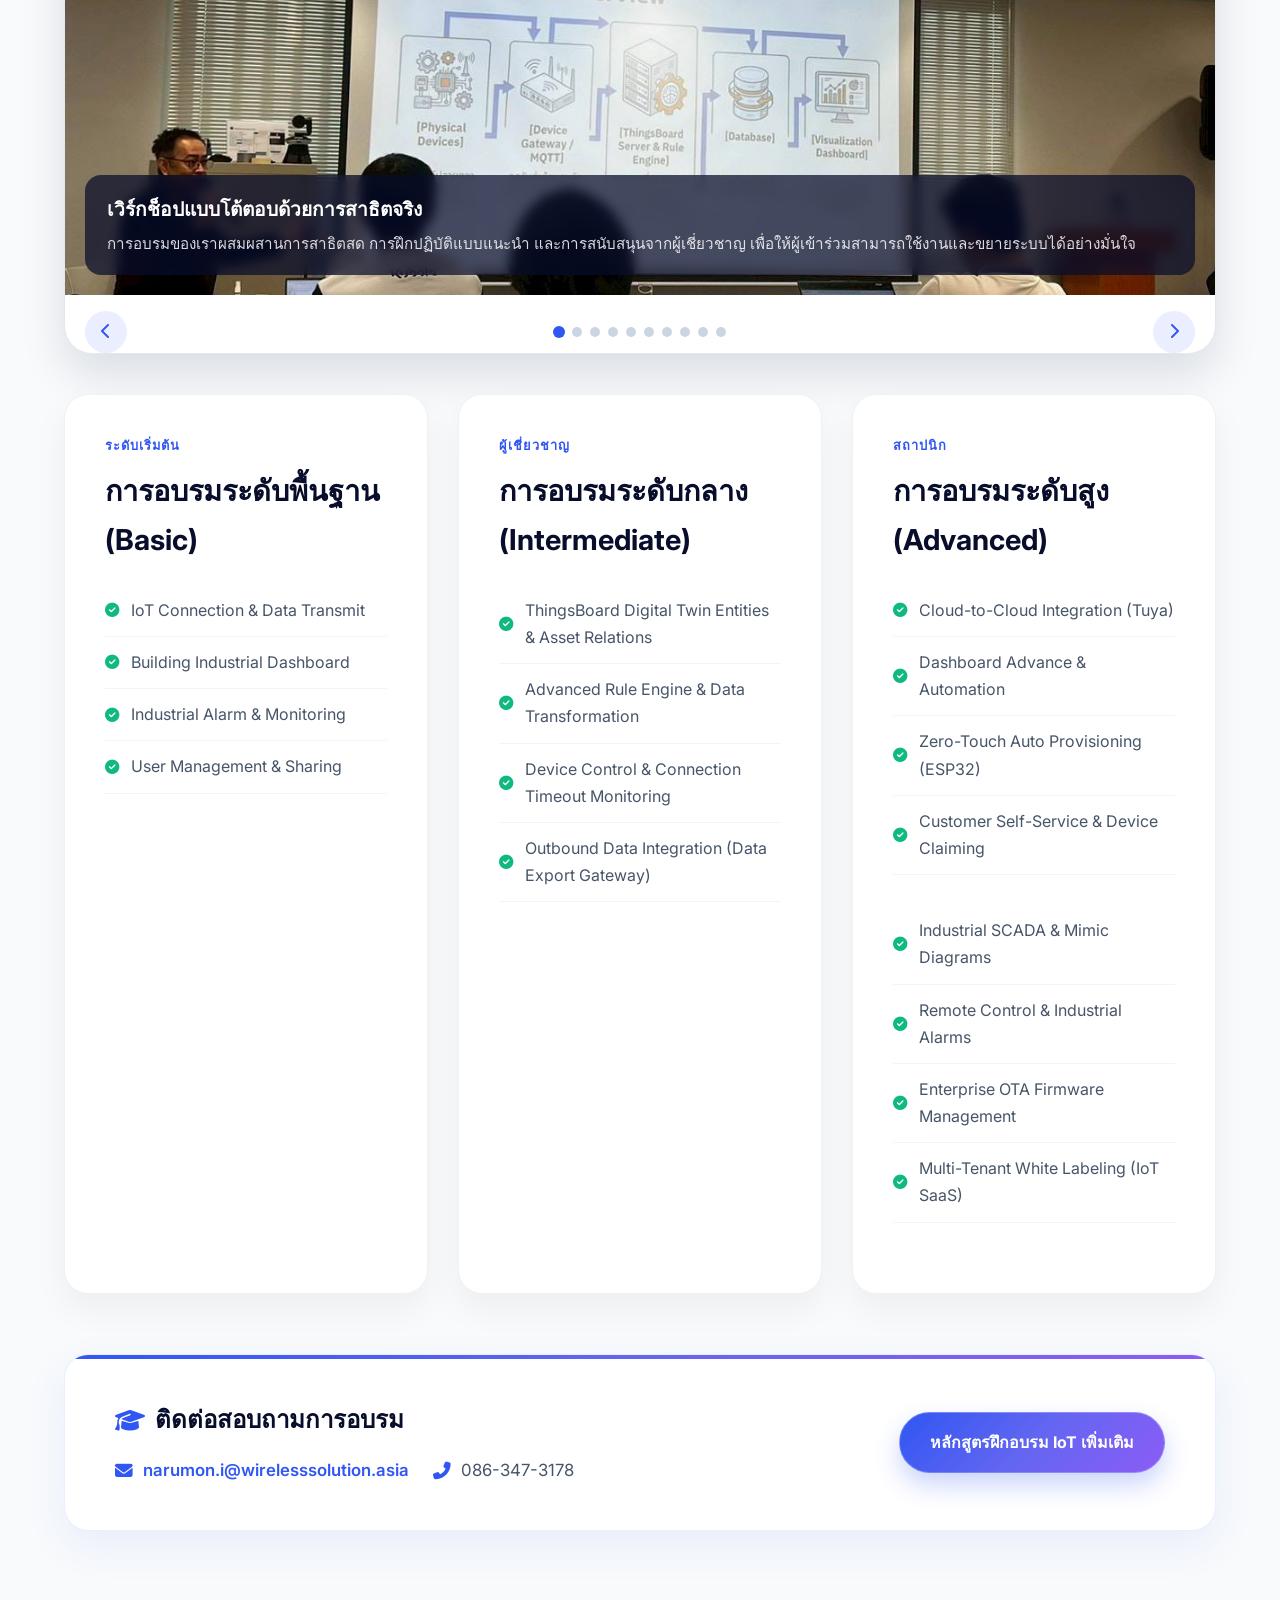
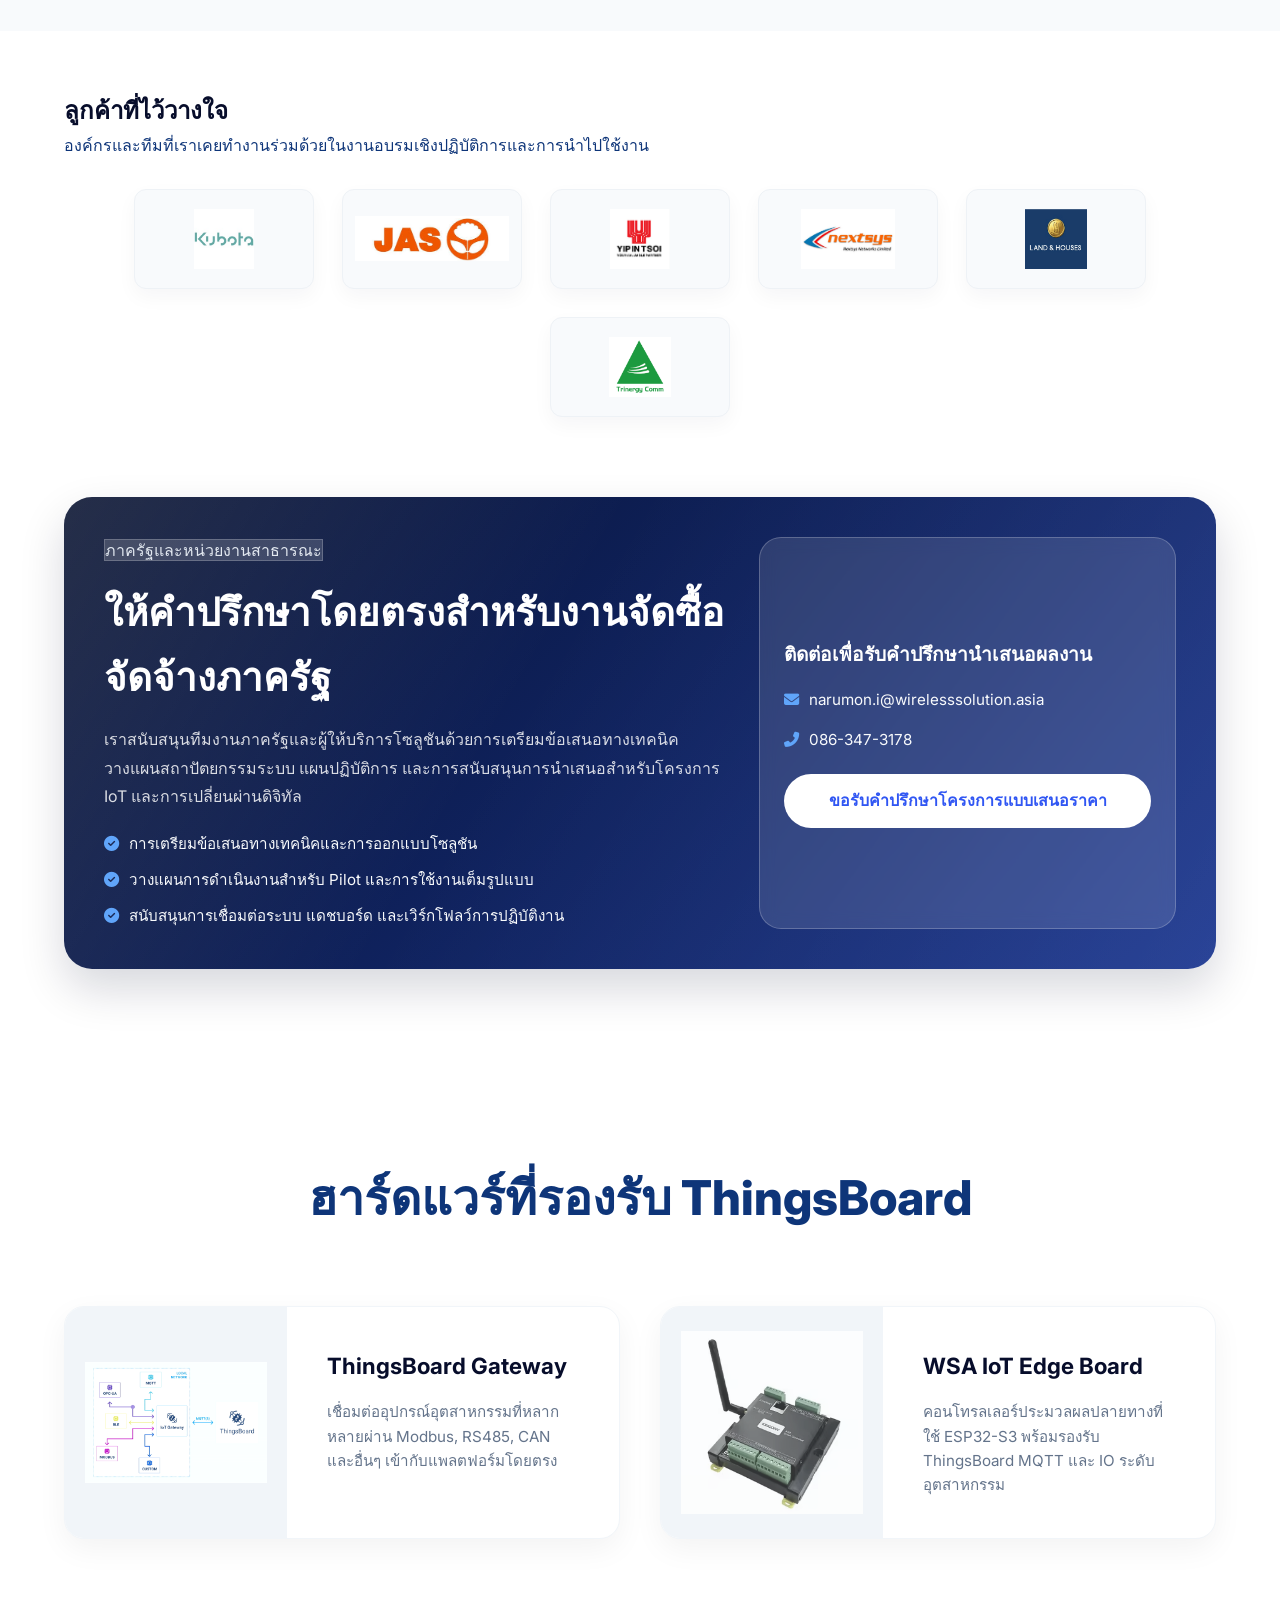
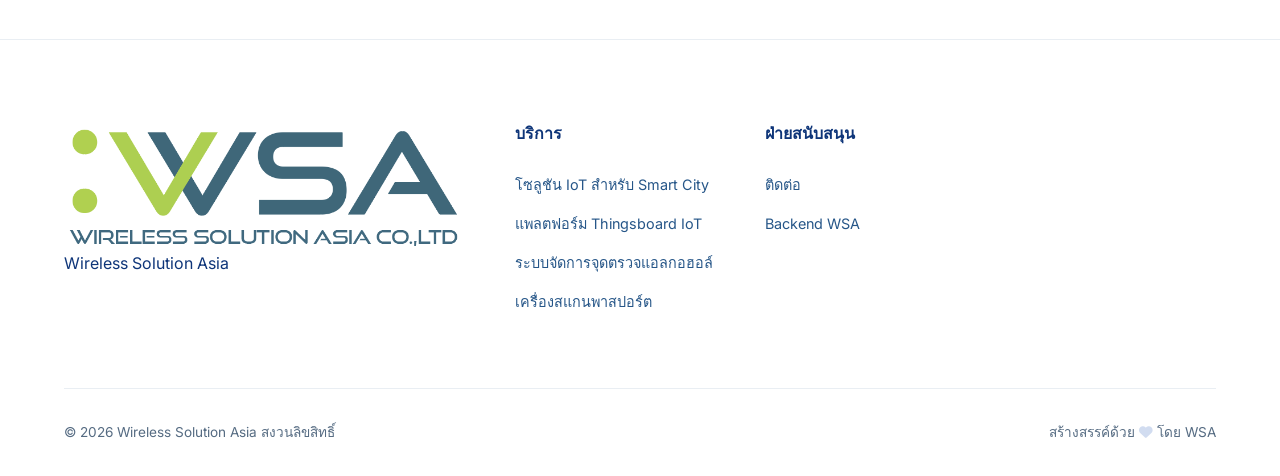
<file: thingsboard/index.html>
<!DOCTYPE html>
<html lang="th">

<head>
    <meta charset="UTF-8">
    <meta name="viewport" content="width=device-width, initial-scale=1.0">
    <script>
        if (window.location.pathname.endsWith('/thingsboard')) {
            window.location.pathname += '/';
        }
    </script>
    <meta name="description"
        content="ThingsBoard training, implementation, installation, and local support in Thailand. Professional ThingsBoard services for IoT platform deployment and dashboard development.">
    <meta name="keywords"
        content="ThingsBoard, ThingsBoard Training, ThingsBoard Thailand, IoT platform training, ThingsBoard implementation, ThingsBoard dashboard, IoT training">
    <meta name="robots" content="index,follow,max-image-preview:large">
    <link rel="canonical" href="https://wirelesssolution.asia/thingsboard/">
    <meta property="og:title" content="ThingsBoard Training & IoT Platform Services in Thailand | Wireless Solution Asia">
    <meta property="og:description" content="Professional ThingsBoard training, implementation, installation, and support services for organizations in Thailand.">
    <meta property="og:type" content="website">
    <meta property="og:url" content="https://wirelesssolution.asia/thingsboard/">
    <meta property="og:image" content="https://wirelesssolution.asia/assets/thingsboard-dashboard.jpg">
    <meta property="og:site_name" content="Wireless Solution Asia">
    <meta name="twitter:card" content="summary_large_image">
    <meta name="twitter:title" content="ThingsBoard Training & IoT Platform Services in Thailand">
    <meta name="twitter:description" content="Professional ThingsBoard training and implementation support in Thailand.">
    <title>ThingsBoard Training & IoT Platform | Wireless Solution Asia</title>
    <script type="application/ld+json">
    {
      "@context": "https://schema.org",
      "@type": "WebPage",
      "name": "ThingsBoard Training & IoT Platform Services in Thailand",
      "url": "https://wirelesssolution.asia/thingsboard/",
      "description": "Professional ThingsBoard training, implementation, installation, and support services for organizations in Thailand.",
      "publisher": {
        "@type": "Organization",
        "name": "Wireless Solution Asia",
        "url": "https://wirelesssolution.asia"
      },
      "about": [
        {
          "@type": "Service",
          "name": "ThingsBoard Training",
          "description": "Hands-on ThingsBoard training for beginners, specialists, and architects."
        },
        {
          "@type": "Service",
          "name": "ThingsBoard Implementation",
          "description": "End-to-end IoT platform implementation, dashboard development, and integration support."
        }
      ]
    }
    </script>

    <!-- Fonts & Icons -->
    <link rel="stylesheet" href="https://cdnjs.cloudflare.com/ajax/libs/font-awesome/6.5.1/css/all.min.css">
    <link rel="stylesheet" href="../styles.css">

    <style>
        :root {
            --tb-primary: #3056F3;
            --tb-dark: #070D2B;
            --tb-accent: #3056F3;
        }

        .tb-hero {
            position: relative;
            height: 60vh;
            min-height: 450px;
            display: flex;
            align-items: center;
            justify-content: center;
            background: var(--tb-dark);
            color: white;
            text-align: center;
            overflow: hidden;
        }

        .tb-hero-img {
            position: absolute;
            inset: 0;
            width: 100%;
            height: 100%;
            object-fit: cover;
            opacity: 0.4;
            z-index: 1;
        }

        .tb-hero-overlay {
            position: absolute;
            inset: 0;
            background: linear-gradient(to bottom, transparent, var(--tb-dark));
            z-index: 2;
        }

        .tb-hero-content {
            position: relative;
            z-index: 3;
            max-width: 900px;
            padding: 0 20px;
        }

        .tb-hero h1 {
            font-size: clamp(2.5rem, 5vw, 4rem);
            font-weight: 900;
            margin-bottom: 20px;
            color: #fff;
        }

        .tb-hero .badge {
            background: var(--tb-primary);
            color: white;
            padding: 8px 16px;
            border-radius: 50px;
            font-size: 0.9rem;
            font-weight: 700;
            margin-bottom: 20px;
            display: inline-block;
        }

        .tb-hero-logo {
            max-width: 280px;
            height: auto;
            margin-bottom: 30px;
            filter: drop-shadow(0 5px 15px rgba(0, 0, 0, 0.2));
            animation: fadeInDown 1s ease-out;
        }

        @keyframes fadeInDown {
            from {
                opacity: 0;
                transform: translateY(-20px);
            }

            to {
                opacity: 1;
                transform: translateY(0);
            }
        }

        .service-section {
            padding: 80px 0;
        }

        .tb-service-grid {
            display: grid;
            grid-template-columns: repeat(auto-fit, minmax(280px, 1fr));
            gap: 30px;
            margin-top: 50px;
        }

        .tb-service-card {
            padding: 40px;
            background: #fff;
            border-radius: 20px;
            box-shadow: 0 10px 30px rgba(0, 0, 0, 0.05);
            transition: all 0.3s ease;
            text-align: center;
        }

        .tb-service-card:hover {
            transform: translateY(-10px);
            box-shadow: 0 20px 40px rgba(48, 86, 243, 0.1);
        }

        .tb-service-card i {
            font-size: 3rem;
            color: var(--tb-primary);
            margin-bottom: 20px;
        }

        .section-header img {
            display: block;
            margin: 40px auto 0;
            max-width: 100%;
            height: auto;
            border-radius: 20px;
            box-shadow: 0 20px 40px rgba(0, 0, 0, 0.1);
        }

        .partner-verify-text {
            margin-top: 15px;
            color: #64748b;
            font-size: 1.1rem;
            display: flex;
            align-items: center;
            justify-content: center;
            gap: 15px;
            flex-wrap: wrap;
        }

        .verify-link {
            color: var(--tb-primary);
            text-decoration: none;
            font-weight: 700;
            display: inline-flex;
            align-items: center;
            gap: 8px;
            padding: 6px 16px;
            background: rgba(48, 86, 243, 0.08);
            border-radius: 50px;
            transition: all 0.3s ease;
            font-size: 0.95rem;
        }

        .verify-link:hover {
            background: var(--tb-primary);
            color: white;
            transform: translateY(-2px);
            box-shadow: 0 5px 15px rgba(48, 86, 243, 0.2);
        }

        /* Training Section */
        .projects-section {
            padding: 80px 0 20px;
            background: linear-gradient(180deg, #f8fbff 0%, #ffffff 100%);
        }

        .projects-grid {
            display: grid;
            grid-template-columns: repeat(auto-fit, minmax(260px, 1fr));
            gap: 28px;
            margin-top: 40px;
        }

        .project-card {
            background: #fff;
            border: 1px solid #e2e8f0;
            border-radius: 24px;
            overflow: hidden;
            box-shadow: 0 14px 30px rgba(7, 13, 43, 0.06);
            transition: transform 0.3s ease, box-shadow 0.3s ease;
        }

        .project-card:hover {
            transform: translateY(-8px);
            box-shadow: 0 20px 40px rgba(48, 86, 243, 0.12);
        }

        .project-card img {
            width: 100%;
            height: 220px;
            object-fit: cover;
            display: block;
        }

        .project-card-content {
            padding: 24px;
        }

        .project-card h3 {
            font-size: 1.1rem;
            font-weight: 800;
            color: var(--tb-dark);
            margin-bottom: 10px;
        }

        .project-card p {
            color: #475569;
            line-height: 1.7;
            margin: 0;
        }

        .training-section {
            background: #f8fafc;
            padding: 100px 0;
        }

        .training-visual {
            margin: 50px 0 40px;
            border-radius: 28px;
            overflow: hidden;
            box-shadow: 0 20px 45px rgba(7, 13, 43, 0.12);
            background: white;
            border: 1px solid #e2e8f0;
        }

        .training-slider {
            position: relative;
            width: 100%;
        }

        .training-slide {
            display: none;
            width: 100%;
            position: relative;
        }

        .training-slide.active {
            display: block;
        }

        .training-slide img {
            width: 100%;
            height: 460px;
            object-fit: cover;
            display: block;
        }

        .training-slide-caption {
            position: absolute;
            left: 20px;
            bottom: 20px;
            right: 20px;
            background: rgba(7, 13, 43, 0.72);
            color: white;
            padding: 18px 22px;
            border-radius: 16px;
            backdrop-filter: blur(6px);
        }

        .training-slide-caption h3 {
            font-size: 1.2rem;
            margin-bottom: 6px;
        }

        .training-slide-caption p {
            font-size: 0.95rem;
            color: rgba(255,255,255,0.85);
            margin: 0;
        }

        .slider-controls {
            display: flex;
            align-items: center;
            justify-content: space-between;
            padding: 16px 20px 0;
            gap: 12px;
        }

        .slider-dots {
            display: flex;
            gap: 8px;
            justify-content: center;
            flex: 1;
        }

        .slider-dot {
            width: 10px;
            height: 10px;
            border-radius: 50%;
            background: #cbd5e1;
            cursor: pointer;
            transition: all 0.3s ease;
        }

        .slider-dot.active {
            background: var(--tb-primary);
            transform: scale(1.2);
        }

        .slider-btn {
            border: none;
            background: rgba(48, 86, 243, 0.1);
            color: var(--tb-primary);
            width: 42px;
            height: 42px;
            border-radius: 50%;
            cursor: pointer;
            font-size: 1rem;
            transition: all 0.3s ease;
        }

        .slider-btn:hover {
            background: var(--tb-primary);
            color: white;
        }

        .training-grid {
            display: grid;
            grid-template-columns: repeat(auto-fit, minmax(320px, 1fr));
            gap: 30px;
            margin-top: 40px;
        }

        .training-card {
            background: white;
            border-radius: 24px;
            padding: 40px;
            box-shadow: 0 15px 35px rgba(0, 0, 0, 0.05);
            border: 1px solid #eef2f6;
        }

        .training-card .level {
            font-weight: 800;
            text-transform: uppercase;
            letter-spacing: 1px;
            color: var(--tb-primary);
            font-size: 0.8rem;
            margin-bottom: 10px;
            display: block;
        }

        .training-card h3 {
            font-size: 1.8rem;
            margin-bottom: 20px;
            color: var(--tb-dark);
        }

        .training-card ul {
            list-style: none;
            padding: 0;
            margin-bottom: 30px;
        }

        .training-card ul li {
            padding: 12px 0;
            border-bottom: 1px solid #f1f5f9;
            color: #475569;
            display: flex;
            align-items: center;
            gap: 12px;
        }

        .training-card ul li i {
            color: #10b981;
            font-size: 0.9rem;
        }

        /* Hardware Section */
        .hardware-section {
            padding: 100px 0;
        }

        .hardware-grid {
            display: grid;
            grid-template-columns: repeat(auto-fit, minmax(400px, 1fr));
            gap: 40px;
            margin-top: 60px;
        }

        .hardware-card {
            display: flex;
            background: #fff;
            border-radius: 20px;
            overflow: hidden;
            box-shadow: 0 10px 30px rgba(0, 0, 0, 0.05);
            border: 1px solid #f1f5f9;
        }

        .hardware-img {
            width: 40%;
            background: #f1f5f9;
            display: flex;
            align-items: center;
            justify-content: center;
            padding: 20px;
        }

        .hardware-img img {
            max-width: 100%;
            height: auto;
        }

        .hardware-info {
            width: 60%;
            padding: 40px;
        }

        .hardware-info h4 {
            font-size: 1.4rem;
            margin-bottom: 15px;
            color: var(--tb-dark);
        }

        .hardware-info p {
            color: #64748b;
            font-size: 0.95rem;
            line-height: 1.6;
        }

        /* Trusted Customers */
        .trust-customers {
            padding: 60px 0 80px;
            background: #ffffff;
        }

        .trust-customers .section-title h2 {
            color: var(--tb-dark);
        }

        .trust-grid {
            display: flex;
            flex-wrap: wrap;
            gap: 28px;
            justify-content: center;
            align-items: center;
            margin-top: 30px;
        }

        .trust-item {
            width: 180px;
            height: 100px;
            display: flex;
            align-items: center;
            justify-content: center;
            background: #f8fafc;
            border-radius: 12px;
            border: 1px solid #eef2f6;
            box-shadow: 0 8px 20px rgba(7,13,43,0.04);
            overflow: hidden;
            padding: 12px;
        }

        .trust-item img {
            max-width: 100%;
            max-height: 80%;
            object-fit: contain;
            filter: grayscale(0);
        }

        .tb-features-section {
            padding: 80px 0 100px;
            background: linear-gradient(180deg, #f8fafc 0%, #ffffff 100%);
        }

        .tb-feature-grid {
            display: grid;
            grid-template-columns: repeat(auto-fit, minmax(280px, 1fr));
            gap: 24px;
            margin-top: 40px;
        }

        .tb-feature-card {
            background: white;
            border-radius: 20px;
            padding: 28px;
            box-shadow: 0 12px 30px rgba(7, 13, 43, 0.06);
            border: 1px solid #e2e8f0;
        }

        .tb-feature-card h3 {
            font-size: 1.15rem;
            color: var(--tb-dark);
            margin-bottom: 12px;
        }

        .tb-feature-card p {
            color: #475569;
            font-size: 0.95rem;
            line-height: 1.7;
            margin-bottom: 12px;
        }

        .tb-feature-card ul {
            list-style: none;
            padding: 0;
            margin: 0;
        }

        .tb-feature-card ul li {
            display: flex;
            align-items: flex-start;
            gap: 8px;
            font-size: 0.9rem;
            color: #334155;
            margin-bottom: 8px;
        }

        .tb-feature-card ul li i {
            color: var(--tb-primary);
            margin-top: 3px;
        }

        .tb-feature-highlight {
            margin-top: 40px;
            padding: 28px 32px;
            border-radius: 24px;
            background: linear-gradient(135deg, rgba(48, 86, 243, 0.08), rgba(99, 102, 241, 0.04));
            border: 1px solid rgba(48, 86, 243, 0.12);
        }

        .tb-feature-highlight h3 {
            color: var(--tb-dark);
            margin-bottom: 12px;
            font-size: 1.25rem;
        }

        .tb-feature-highlight p {
            color: #475569;
            line-height: 1.8;
        }

        .bid-contact-section {
            padding: 0 0 100px;
        }

        .bid-contact-card {
            display: grid;
            grid-template-columns: 1.5fr 1fr;
            gap: 30px;
            background: linear-gradient(135deg, #07112f 0%, #18348f 100%);
            color: white;
            border-radius: 28px;
            padding: 40px;
            box-shadow: 0 20px 45px rgba(7, 13, 43, 0.16);
            overflow: hidden;
            position: relative;
        }

        .bid-contact-card::before {
            content: '';
            position: absolute;
            inset: 0;
            background: linear-gradient(120deg, rgba(255,255,255,0.12), transparent 40%, rgba(255,255,255,0.08));
            pointer-events: none;
        }

        .bid-contact-content {
            position: relative;
            z-index: 1;
        }

        .bid-contact-content .label {
            background: rgba(255,255,255,0.16);
            color: #e2e8f0;
            border: 1px solid rgba(255,255,255,0.2);
        }

        .bid-contact-content h2 {
            font-size: clamp(1.8rem, 3vw, 2.4rem);
            margin: 16px 0 14px;
        }

        .bid-contact-content p {
            color: rgba(255,255,255,0.84);
            font-size: 1rem;
            line-height: 1.8;
            margin-bottom: 20px;
        }

        .bid-benefits {
            list-style: none;
            padding: 0;
            margin: 0;
            display: grid;
            gap: 10px;
        }

        .bid-benefits li {
            display: flex;
            align-items: center;
            gap: 10px;
            color: #f8fafc;
            font-size: 0.95rem;
        }

        .bid-benefits li i {
            color: #60a5fa;
        }

        .bid-contact-panel {
            position: relative;
            z-index: 1;
            background: rgba(255,255,255,0.12);
            border: 1px solid rgba(255,255,255,0.22);
            border-radius: 22px;
            padding: 24px;
            backdrop-filter: blur(8px);
            display: flex;
            flex-direction: column;
            justify-content: center;
            gap: 14px;
        }

        .bid-contact-panel h3 {
            font-size: 1.2rem;
            margin-bottom: 2px;
        }

        .bid-contact-pill {
            display: flex;
            align-items: center;
            gap: 10px;
            color: #f8fafc;
            font-size: 0.95rem;
        }

        .bid-contact-pill i {
            color: #60a5fa;
        }

        .bid-contact-pill a {
            color: #f8fafc;
            text-decoration: none;
        }

        .btn-bid-contact {
            display: inline-flex;
            justify-content: center;
            align-items: center;
            gap: 8px;
            padding: 13px 20px;
            border-radius: 999px;
            background: #fff;
            color: var(--tb-primary);
            font-weight: 700;
            text-decoration: none;
            margin-top: 8px;
            transition: transform 0.3s ease, box-shadow 0.3s ease;
        }

        .btn-bid-contact:hover {
            transform: translateY(-2px);
            box-shadow: 0 10px 20px rgba(0,0,0,0.2);
        }

        @media (max-width: 768px) {
            .bid-contact-card {
                grid-template-columns: 1fr;
                padding: 28px;
            }
        }

        /* Training Contact */
        .training-contact {
            margin-top: 60px;
            background: white;
            border-radius: 24px;
            padding: 45px 50px;
            box-shadow: 0 15px 40px rgba(48, 86, 243, 0.08);
            border: 1px solid rgba(48, 86, 243, 0.1);
            display: flex;
            align-items: center;
            justify-content: space-between;
            gap: 40px;
            position: relative;
            overflow: hidden;
        }

        .training-contact::before {
            content: '';
            position: absolute;
            top: 0;
            left: 0;
            width: 100%;
            height: 4px;
            background: linear-gradient(90deg, var(--tb-primary), #6366f1, #8b5cf6);
        }

        .training-contact-info {
            flex: 1;
        }

        .training-contact-info h3 {
            font-size: 1.5rem;
            color: var(--tb-dark);
            margin-bottom: 16px;
            display: flex;
            align-items: center;
            gap: 10px;
        }

        .training-contact-info h3 i {
            color: var(--tb-primary);
        }

        .training-contact-details {
            display: flex;
            flex-wrap: wrap;
            gap: 24px;
        }

        .training-contact-item {
            display: flex;
            align-items: center;
            gap: 10px;
            font-size: 1.05rem;
            color: #475569;
        }

        .training-contact-item i {
            color: var(--tb-primary);
            font-size: 1.1rem;
        }

        .training-contact-item a {
            color: var(--tb-primary);
            text-decoration: none;
            font-weight: 600;
            transition: color 0.3s;
        }

        .training-contact-item a:hover {
            color: #1e40af;
        }

        .training-more-link {
            flex-shrink: 0;
        }

        .btn-more-programs {
            display: inline-flex;
            align-items: center;
            gap: 10px;
            background: linear-gradient(135deg, var(--tb-primary), #6366f1, #8b5cf6);
            color: white;
            padding: 16px 30px;
            border-radius: 999px;
            font-weight: 700;
            font-size: 1rem;
            text-decoration: none;
            transition: all 0.3s ease;
            box-shadow: 0 12px 24px rgba(48, 86, 243, 0.25);
            border: 1px solid rgba(255,255,255,0.25);
            position: relative;
            overflow: hidden;
        }

        .btn-more-programs::before {
            content: '';
            position: absolute;
            inset: 0;
            background: linear-gradient(120deg, transparent, rgba(255,255,255,0.24), transparent);
            transform: translateX(-120%);
            transition: transform 0.7s ease;
        }

        .btn-more-programs:hover::before {
            transform: translateX(120%);
        }

        .btn-more-programs:hover {
            transform: translateY(-3px);
            box-shadow: 0 16px 32px rgba(48, 86, 243, 0.35);
        }

        .btn-more-programs .btn-badge {
            display: inline-flex;
            align-items: center;
            justify-content: center;
            min-width: 38px;
            height: 38px;
            border-radius: 50%;
            background: rgba(255,255,255,0.2);
            font-size: 0.9rem;
            font-weight: 800;
            letter-spacing: 0.02em;
            border: 1px solid rgba(255,255,255,0.24);
        }

        .btn-more-programs i {
            transition: transform 0.3s;
        }

        .btn-more-programs:hover i {
            transform: translateX(4px);
        }

        @media (max-width: 768px) {
            .hardware-card {
                flex-direction: column;
            }

            .hardware-img,
            .hardware-info {
                width: 100%;
            }

            .training-contact {
                flex-direction: column;
                text-align: center;
                padding: 35px 30px;
            }

            .training-contact-details {
                justify-content: center;
            }

            .training-contact-info h3 {
                justify-content: center;
            }
        }
    </style>
</head>
<!-- Google tag (gtag.js) -->
<script async src="https://www.googletagmanager.com/gtag/js?id=AW-18329872142"></script>
<script>
  window.dataLayer = window.dataLayer || [];
  function gtag(){dataLayer.push(arguments);}
  gtag('js', new Date());

  gtag('config', 'AW-18329872142');
</script>
<!-- Google Tag Manager -->
<script>(function(w,d,s,l,i){w[l]=w[l]||[];w[l].push({'gtm.start':
new Date().getTime(),event:'gtm.js'});var f=d.getElementsByTagName(s)[0],
j=d.createElement(s),dl=l!='dataLayer'?'&l='+l:'';j.async=true;j.src=
'https://www.googletagmanager.com/gtm.js?id='+i+dl;f.parentNode.insertBefore(j,f);
})(window,document,'script','dataLayer','GTM-5DW9GH88');</script>
<!-- End Google Tag Manager -->

<body class="tb-page">

    <!-- ===== NAVIGATION ===== -->
    <nav class="navbar scrolled" id="navbar">
        <div class="container">
            <a href="/" class="nav-logo">
                <div class="logo-icon">
                    <img src="../assets/logo.png" alt="Wireless Solution Asia Logo">
                </div>
                <span>Wireless <span class="gradient-text">Solution Asia</span></span>
            </a>

            <button class="hamburger" id="hamburger" aria-label="Toggle navigation">
                <span></span>
                <span></span>
                <span></span>
            </button>

            <div class="nav-links" id="navLinks">
                <a href="/" data-i18n="nav-back">Back to Main web</a>
                <button id="langToggle" class="lang-toggle">
                    <span class="lang-en">EN</span>|<span class="lang-th">TH</span>
                </button>
            </div>
        </div>
    </nav>

    <!-- ===== HERO SECTION ===== -->
    <section class="tb-hero">
        <img src="../assets/thingsboard_logo.png" alt="Thingsboard Background" class="tb-hero-img">
        <div class="tb-hero-overlay"></div>
        <div class="tb-hero-content reveal">

            <br>
            <span class="badge" data-i18n="tb-official">Official Thailand Partner</span>
            <h1 data-i18n="tb-hero-title">Elevate Your IoT with ThingsBoard</h1>
            <p data-i18n="tb-hero-desc">We provide professional implementation, local support, and specialized training
                for the world's leading open-source IoT platform.</p>
        </div>
    </section>

    <!-- ===== SERVICES SECTION ===== -->
    <section class="service-section">
        <div class="container">

            <div class="section-header reveal">

                <h2 data-i18n="tb-services-title">Specialized <span class="gradient-text">ThingsBoard Services</span>
                </h2>
                <p class="partner-verify-text">
                    <span data-i18n="tb-distributor-text">We are an official ThingsBoard Distributor Partner.</span>
                    <a href="https://thingsboard.io/partners/distributors/" target="_blank" class="verify-link">
                        <i class="fas fa-external-link-alt"></i> <span data-i18n="tb-verify-link">Verify on
                            thingsboard.io</span>
                    </a>
                </p>
                <img src="../assets/thingsboard-dashboard.jpg" alt="ThingsBoard Logo" class="tb-training-label">

            </div>

            <div class="tb-service-grid">
                <div class="tb-service-card reveal">
                    <i class="fas fa-headset"></i>
                    <h3 data-i18n="tb-srv-support">Local Support</h3>

                    <p data-i18n="tb-srv-support-desc">Direct technical assistance in Thai and English for your
                        ThingsBoard deployment.</p>
                </div>
                <div class="tb-service-card reveal reveal-delay-1">
                    <i class="fas fa-tools"></i>
                    <h3 data-i18n="tb-srv-install">Installation Service</h3>
                    <p data-i18n="tb-srv-install-desc">Professional setup on cloud or on-premise servers with
                        optimization.</p>
                </div>
                <div class="tb-service-card reveal reveal-delay-2">
                    <i class="fas fa-cubes"></i>
                    <h3 data-i18n="tb-srv-impl">IoT Platform Implementation</h3>
                    <p data-i18n="tb-srv-impl-desc">End-to-end deployment of ThingsBoard from architecture design and device onboarding to dashboards and operational workflows.</p>
                    <a href="implement.html" style="display:inline-block; margin-top: 18px; color: var(--tb-primary); font-weight: 700; text-decoration: none;">
                        <i class="fas fa-arrow-right"></i> <span data-i18n="tb-srv-impl-link">View implementation details</span>
                    </a>
                </div>
                <div class="tb-service-card reveal reveal-delay-3">
                    <i class="fas fa-chart-pie"></i>
                    <h3 data-i18n="tb-srv-dash">Dashboard Development</h3>
                    <p data-i18n="tb-srv-dash-desc">Custom-tailored dashboards with advanced visualizations and widgets.
                    </p>
                </div>
            </div>
        </div>
    </section>

    <!-- ===== PAST PROJECTS ===== -->
    <section class="projects-section">
        <div class="container">
            <div class="section-header reveal">
                <span class="label" data-i18n="tb-projects-label">Past Projects</span>
                <h2 data-i18n="tb-projects-title">Selected <span class="gradient-text">Implementation Highlights</span></h2>
                <p data-i18n="tb-projects-desc">A short overview of completed ThingsBoard implementations that combine data collection, dashboards, and operational insight.</p>
            </div>

            <div class="projects-grid">
                <article class="project-card reveal">
                    <img src="../assets/smart-street-light.png" alt="Street light management implementation">
                    <div class="project-card-content">
                        <h3 data-i18n="tb-project-1-title">Street Light Management Solution</h3>
                        <p data-i18n="tb-project-1-desc">Implemented a ThingsBoard street light management system for บ.กรมทางหลวงชนบท จ.ปทุมธานี, including controls, real-time status, and remote monitoring.</p>
                    </div>
                </article>

                <article class="project-card reveal reveal-delay-1">
                    <img src="../assets/smart-home.png" alt="Smart home air quality solution">
                    <div class="project-card-content">
                        <h3 data-i18n="tb-project-2-title">Smart Home Solution</h3>
                        <p data-i18n="tb-project-2-desc">Delivered a PM2.5 dust detection and indoor air management system with ThingsBoard dashboards and mobile user visibility.</p>
                    </div>
                </article>

                <article class="project-card reveal reveal-delay-2">
                    <img src="../assets/smart-indoor-track.png" alt="Indoor location tracking implementation">
                    <div class="project-card-content">
                        <h3 data-i18n="tb-project-3-title">Indoor Location Tracking Solution</h3>
                        <p data-i18n="tb-project-3-desc">Implemented a ThingsBoard-backed indoor tracking system for a museum site, combining beacon positioning, visitor location, and real-time floor map analytics.</p>
                    </div>
                </article>
            </div>
        </div>
    </section>

    <!-- ===== THINGSBOARD FEATURES ===== -->
    <section class="tb-features-section">
        <div class="container">
            <div class="section-header reveal">
                <span class="label" data-i18n="tb-features-label">ThingsBoard Enterprise IoT Platform</span>
                <h2 data-i18n="tb-features-title">Enterprise-Grade <span class="gradient-text">IoT Platform</span></h2>
                <p data-i18n="tb-features-desc">ThingsBoard is an open-source and enterprise IoT platform designed for large-scale device connectivity, real-time data management, and enterprise-level scalability.</p>
            </div>

            <div class="tb-feature-grid">
                <div class="tb-feature-card reveal">
                    <h3 data-i18n="tb-feature-1-title">Massive Device Connectivity</h3>
                    <p data-i18n="tb-feature-1-desc">Support for millions of connected devices with standards such as MQTT, HTTP, CoAP, LwM2M, OPC-UA, SNMP, and Modbus over gateway.</p>
                    <ul>
                        <li><i class="fas fa-check-circle"></i> <span data-i18n="tb-feature-1-item-1">Smart Factory</span></li>
                        <li><i class="fas fa-check-circle"></i> <span data-i18n="tb-feature-1-item-2">Smart Building</span></li>
                        <li><i class="fas fa-check-circle"></i> <span data-i18n="tb-feature-1-item-3">Smart City</span></li>
                    </ul>
                </div>

                <div class="tb-feature-card reveal reveal-delay-1">
                    <h3 data-i18n="tb-feature-2-title">High Scalability</h3>
                    <p data-i18n="tb-feature-2-desc">Scale horizontally with application servers, MQTT servers, rule engines, and database clusters without interrupting operations.</p>
                    <ul>
                        <li><i class="fas fa-check-circle"></i> <span data-i18n="tb-feature-2-item-1">Kubernetes</span></li>
                        <li><i class="fas fa-check-circle"></i> <span data-i18n="tb-feature-2-item-2">Docker</span></li>
                        <li><i class="fas fa-check-circle"></i> <span data-i18n="tb-feature-2-item-3">Cloud Native</span></li>
                    </ul>
                </div>

                <div class="tb-feature-card reveal reveal-delay-2">
                    <h3 data-i18n="tb-feature-3-title">High Availability</h3>
                    <p data-i18n="tb-feature-3-desc">Maintain continuous operation with cluster deployment, load balancing, failover, and database replication for 24/7 systems.</p>
                    <ul>
                        <li><i class="fas fa-check-circle"></i> <span data-i18n="tb-feature-3-item-1">Cluster Deployment</span></li>
                        <li><i class="fas fa-check-circle"></i> <span data-i18n="tb-feature-3-item-2">Load Balancer</span></li>
                        <li><i class="fas fa-check-circle"></i> <span data-i18n="tb-feature-3-item-3">Failover</span></li>
                    </ul>
                </div>

                <div class="tb-feature-card reveal reveal-delay-1">
                    <h3 data-i18n="tb-feature-4-title">Multi-Tenant Architecture</h3>
                    <p data-i18n="tb-feature-4-desc">Serve multiple organizations with complete separation of customers, users, devices, dashboards, and data.</p>
                    <ul>
                        <li><i class="fas fa-check-circle"></i> <span data-i18n="tb-feature-4-item-1">System Integrator</span></li>
                        <li><i class="fas fa-check-circle"></i> <span data-i18n="tb-feature-4-item-2">IoT Service Provider</span></li>
                        <li><i class="fas fa-check-circle"></i> <span data-i18n="tb-feature-4-item-3">SaaS Provider</span></li>
                    </ul>
                </div>

                <div class="tb-feature-card reveal reveal-delay-2">
                    <h3 data-i18n="tb-feature-5-title">Rule Engine & Automation</h3>
                    <p data-i18n="tb-feature-5-desc">Automate alarms, notifications, email, SMS, Line Notify, webhooks, REST APIs, and MQTT publishing with no-code workflow design.</p>
                    <ul>
                        <li><i class="fas fa-check-circle"></i> <span data-i18n="tb-feature-5-item-1">Real-Time Alerts</span></li>
                        <li><i class="fas fa-check-circle"></i> <span data-i18n="tb-feature-5-item-2">Event Workflow</span></li>
                        <li><i class="fas fa-check-circle"></i> <span data-i18n="tb-feature-5-item-3">Notification Rules</span></li>
                    </ul>
                </div>

                <div class="tb-feature-card reveal reveal-delay-3">
                    <h3 data-i18n="tb-feature-6-title">Real-Time Dashboard</h3>
                    <p data-i18n="tb-feature-6-desc">Create interactive KPIs, factory monitoring views, machine statuses, energy dashboards, and smart building dashboards.</p>
                    <ul>
                        <li><i class="fas fa-check-circle"></i> <span data-i18n="tb-feature-6-item-1">Graphs & Gauges</span></li>
                        <li><i class="fas fa-check-circle"></i> <span data-i18n="tb-feature-6-item-2">Maps & Heatmaps</span></li>
                        <li><i class="fas fa-check-circle"></i> <span data-i18n="tb-feature-6-item-3">Tables & Charts</span></li>
                    </ul>
                </div>
            </div>

            <div class="tb-feature-highlight reveal">
                <h3 data-i18n="tb-features-highlight-title">Why choose Wireless Solution Asia</h3>
                <p data-i18n="tb-features-highlight-desc">We provide end-to-end ThingsBoard implementation services including architecture design, installation, dashboard development, workflow automation, integration with PLC/SCADA/MES/ERP, training, and long-term support for pilot and enterprise-scale projects.</p>
            </div>
        </div>
    </section>

    <!-- ===== TRAINING SECTION ===== -->
    <section class="training-section">
        <div class="container">
            <div class="section-header reveal">
                <span class="label" data-i18n="tb-training-label">Academy</span>
                <h2 data-i18n="tb-training-title">Professional Training Courses</h2>
                <p data-i18n="tb-training-desc">Comprehensive courses designed for beginners to advanced system
                    architects.</p>
            </div>

            <div class="training-visual reveal">
                <div class="training-slider">
                    <div class="training-slide active">
                        <img src="../assets/training-01.jpg" alt="ThingsBoard hands-on training atmosphere">
                        <div class="training-slide-caption">
                            <h3 data-i18n="tb-training-visual-title"></h3>
                            <p data-i18n="tb-training-visual-desc"></p>
                        </div>
                    </div>
                    <div class="training-slide">
                        <img src="../assets/training-02.jpg" alt="Industrial IoT training environment">
                        <div class="training-slide-caption">
                            <h3 data-i18n="tb-slider-2-title"></h3>
                            <p data-i18n="tb-slider-2-desc"></p>
                        </div>
                    </div>
                    <div class="training-slide">
                        <img src="../assets/training-03.jpg" alt="Logistics and supply chain training">
                        <div class="training-slide-caption">
                            <h3 data-i18n="tb-slider-3-title"></h3>
                            <p data-i18n="tb-slider-3-desc"></p>
                        </div>
                    </div>
                    <div class="training-slide">
                        <img src="../assets/training-04.jpg" alt="Smart city training example">
                        <div class="training-slide-caption">
                            <h3 data-i18n="tb-slider-4-title"></h3>
                            <p data-i18n="tb-slider-4-desc"></p>
                        </div>
                    </div>
                    <div class="training-slide">
                        <img src="../assets/training-05.jpg" alt="Smart agriculture training example">
                        <div class="training-slide-caption">
                            <h3 data-i18n="tb-slider-5-title"></h3>
                            <p data-i18n="tb-slider-5-desc"></p>
                        </div>
                    </div>
                    <div class="training-slide">
                        <img src="../assets/training-06.jpg" alt="Water quality monitoring training example">
                        <div class="training-slide-caption">
                            <h3 data-i18n="tb-slider-6-title"></h3>
                            <p data-i18n="tb-slider-6-desc"></p>
                        </div>
                    </div>
                    <div class="training-slide">
                        <img src="../assets/training-07.jpg" alt="Asset tracking training example">
                        <div class="training-slide-caption">
                            <h3 data-i18n="tb-slider-7-title"></h3>
                            <p data-i18n="tb-slider-7-desc"></p>
                        </div>
                    </div>
                    <div class="training-slide">
                        <img src="../assets/training-08.jpg" alt="Smart building and city systems training">
                        <div class="training-slide-caption">
                            <h3 data-i18n="tb-slider-8-title"></h3>
                            <p data-i18n="tb-slider-8-desc"></p>
                        </div>
                    </div>
                    <div class="training-slide">
                        <img src="../assets/training-09.jpg" alt="IoT smart building training example">
                        <div class="training-slide-caption">
                            <h3 data-i18n="tb-slider-9-title"></h3>
                            <p data-i18n="tb-slider-9-desc"></p>
                        </div>
                    </div>
                    <div class="training-slide">
                        <img src="../assets/training-10.jpg" alt="Digital operations training example">
                        <div class="training-slide-caption">
                            <h3 data-i18n="tb-slider-10-title"></h3>
                            <p data-i18n="tb-slider-10-desc"></p>
                        </div>
                    </div>

                    <div class="slider-controls">
                        <button class="slider-btn" type="button" onclick="changeTrainingSlide(-1)"><i class="fas fa-chevron-left"></i></button>
                        <div class="slider-dots">
                            <span class="slider-dot active" onclick="goToTrainingSlide(0)"></span>
                            <span class="slider-dot" onclick="goToTrainingSlide(1)"></span>
                            <span class="slider-dot" onclick="goToTrainingSlide(2)"></span>
                            <span class="slider-dot" onclick="goToTrainingSlide(3)"></span>
                            <span class="slider-dot" onclick="goToTrainingSlide(4)"></span>
                            <span class="slider-dot" onclick="goToTrainingSlide(5)"></span>
                            <span class="slider-dot" onclick="goToTrainingSlide(6)"></span>
                            <span class="slider-dot" onclick="goToTrainingSlide(7)"></span>
                            <span class="slider-dot" onclick="goToTrainingSlide(8)"></span>
                            <span class="slider-dot" onclick="goToTrainingSlide(9)"></span>
                        </div>
                        <button class="slider-btn" type="button" onclick="changeTrainingSlide(1)"><i class="fas fa-chevron-right"></i></button>
                    </div>
                </div>
            </div>

            <div class="training-grid">
                <!-- Basic -->
                <div class="training-card reveal">
                    <span class="level" data-i18n="tb-train-1-level">Beginner</span>
                    <h3 data-i18n="tb-train-1-title">ThingsBoard Foundations</h3>
                    <ul>
                        <li><i class="fas fa-check-circle"></i> IoT Connection & Data Transmit </li>
                        <li><i class="fas fa-check-circle"></i> Building Industrial Dashboard</li>
                        <li><i class="fas fa-check-circle"></i> Industrial Alarm & Monitoring </li>
                        <li><i class="fas fa-check-circle"></i> User Management & Sharing </li>
                    </ul>
                </div>

                <!-- Intermediate -->
                <div class="training-card reveal reveal-delay-1">
                    <span class="level" data-i18n="tb-train-2-level">Specialist</span>
                    <h3 data-i18n="tb-train-2-title">ThingsBoard Intermediate </h3>
                    <ul>
                        <li><i class="fas fa-check-circle"></i> ThingsBoard Digital Twin Entities & Asset Relations</li>
                        <li><i class="fas fa-check-circle"></i> Advanced Rule Engine & Data Transformation </li>
                        <li><i class="fas fa-check-circle"></i> Device Control & Connection Timeout Monitoring</li>
                        <li><i class="fas fa-check-circle"></i> Outbound Data Integration (Data Export Gateway)</li>
                    </ul>
                </div>

                <!-- Advance -->
                <div class="training-card reveal reveal-delay-2">
                    <span class="level" data-i18n="tb-train-3-level">Architect</span>
                    <h3 data-i18n="tb-train-3-title">ThingsBoard Advanced Workshop (2days)</h3>
                    <ul>
                        <li><i class="fas fa-check-circle"></i> Cloud-to-Cloud Integration (Tuya)</li>
                        <li><i class="fas fa-check-circle"></i> Dashboard Advance & Automation </li>
                        <li><i class="fas fa-check-circle"></i> Zero-Touch Auto Provisioning (ESP32)</li>
                        <li><i class="fas fa-check-circle"></i> Customer Self-Service & Device Claiming</li>
                    </ul> <ul>
                        <li><i class="fas fa-check-circle"></i> Industrial SCADA & Mimic Diagrams</li>
                        <li><i class="fas fa-check-circle"></i> Remote Control & Industrial Alarms</li>
                        <li><i class="fas fa-check-circle"></i> Enterprise OTA Firmware Management</li>
                        <li><i class="fas fa-check-circle"></i> Multi-Tenant White Labeling (IoT SaaS)</li>

                    </ul>
                </div>
            </div>

            <!-- Training Contact -->
            <div class="training-contact reveal">
                <div class="training-contact-info">
                    <h3><i class="fas fa-graduation-cap"></i> <span data-i18n="tb-training-contact-title">Training
                            Inquiry Contact</span></h3>
                    <div class="training-contact-details">
                        <div class="training-contact-item">
                            <i class="fas fa-envelope"></i>
                            <a href="mailto:narumon.i@wirelesssolution.asia">narumon.i@wirelesssolution.asia</a>
                        </div>
                        <div class="training-contact-item">
                            <i class="fas fa-phone-alt"></i>
                            <span>086-347-3178</span>
                        </div>
                    </div>
                </div>
                <div class="training-more-link">
                    <a href="https://up-skill.asia/" target="_blank" class="btn-more-programs"
                        data-i18n="tb-training-more">
                        <span class="btn-badge">IoT</span>
                        <span>More IoT Training Program</span>
                        <i class="fas fa-arrow-right"></i>
                    </a>
                </div>
            </div>
        </div>
    </section>

    <!-- ===== TRUSTED CUSTOMERS ===== -->
    <section class="trust-customers">
        <div class="container">
            <div class="section-title reveal">
                <h2 data-i18n="tb-trust-title">Trusted Customers</h2>
                <p data-i18n="tb-trust-desc">Organizations and teams we've worked with in hands-on training and implementations.</p>
            </div>

            <div class="trust-grid reveal">
                <div class="trust-item"><img src="../assets/customer-01.jpg" alt="Customer 1"></div>
                <div class="trust-item"><img src="../assets/customer-02.png" alt="Customer 2"></div>
                <div class="trust-item"><img src="../assets/customer-03.png" alt="Customer 3"></div>
                <div class="trust-item"><img src="../assets/customer-04.png" alt="Customer 4"></div>
                <div class="trust-item"><img src="../assets/customer-05.png" alt="Customer 5"></div>
                <div class="trust-item"><img src="../assets/customer-06.png" alt="Customer 6"></div>
            </div>
        </div>
    </section>

    <!-- ===== BID / GOVERNMENT CONTACT ===== -->
    <section class="bid-contact-section">
        <div class="container">
            <div class="bid-contact-card reveal">
                <div class="bid-contact-content">
                    <span class="label" data-i18n="tb-bid-label">Government & Public Sector</span>
                    <h2 data-i18n="tb-bid-title">Direct Consultation for Government Bids</h2>
                    <p data-i18n="tb-bid-desc">We support public-sector teams and solution providers with technical proposal preparation, system architecture planning, implementation roadmaps, and presentation support for IoT and digital transformation projects.</p>
                    <ul class="bid-benefits">
                        <li><i class="fas fa-check-circle"></i> <span data-i18n="tb-bid-item-1">Technical proposal and solution design</span></li>
                        <li><i class="fas fa-check-circle"></i> <span data-i18n="tb-bid-item-2">Implementation planning for pilot and full-scale deployment</span></li>
                        <li><i class="fas fa-check-circle"></i> <span data-i18n="tb-bid-item-3">Support for system integration, dashboard, and operations workflow</span></li>
                    </ul>
                </div>
                <div class="bid-contact-panel">
                    <h3 data-i18n="tb-bid-contact-title">Contact for Bid Presentation</h3>
                    <div class="bid-contact-pill">
                        <i class="fas fa-envelope"></i>
                        <a href="mailto:narumon.i@wirelesssolution.asia">narumon.i@wirelesssolution.asia</a>
                    </div>
                    <div class="bid-contact-pill">
                        <i class="fas fa-phone-alt"></i>
                        <span>086-347-3178</span>
                    </div>
                    <a href="mailto:narumon.i@wirelesssolution.asia?subject=Government%20Bid%20Consultation" class="btn-bid-contact" data-i18n="tb-bid-button">Request a proposal consultation</a>
                </div>
            </div>
        </div>
    </section>

    <!-- ===== HARDWARE SECTION ===== -->
    <section class="hardware-section">
        <div class="container">
            <div class="section-header reveal">
                <h2 data-i18n="tb-hardware-title">ThingsBoard <span class="gradient-text">Compatible Hardware</span>
                </h2>
            </div>

            <div class="hardware-grid">
                <!-- Gateway -->
                <div class="hardware-card reveal">
                    <div class="hardware-img">
                        <img src="../assets/gw_animation.gif" alt="ThingsBoard Gateway">
                    </div>
                    <div class="hardware-info">
                        <h4 data-i18n="tb-hw-1-title">ThingsBoard Gateway</h4>
                        <p data-i18n="tb-hw-1-desc">Connect diverse industrial equipment via Modbus, RS485, CAN, and
                            more directly to the platform.</p>
                    </div>
                </div>

                <!-- IoT Board -->
                <div class="hardware-card reveal reveal-delay-1">
                    <div class="hardware-img">
                        <img src="../assets/iot_gateway.png" alt="WSA IoT Board"
                            style="opacity: 0.8; filter: grayscale(0.5);">
                    </div>
                    <div class="hardware-info">
                        <h4 data-i18n="tb-hw-2-title">WSA IoT Edge Board</h4>
                        <p data-i18n="tb-hw-2-desc">ESP32-S3 based edge controller with native ThingsBoard MQTT support
                            and industrial-grade IO.</p>
                    </div>
                </div>
            </div>
        </div>
    </section>

    <footer class="footer">
        <div class="container">
            <div class="footer-grid">
                <div class="footer-col">
                    <div class="footer-logo">
                        <img src="../assets/logo.png" alt="WSA Logo">
                        <span>Wireless Solution Asia</span>
                    </div>
                </div>
                <div class="footer-col">
                    <h4 data-i18n="footer-col-2">Services</h4>
                    <ul>
                        <li><a href="../iot/index.html" data-i18n="srv-1-title">IoT Solution</a></li>
                        <li><a href="index.html" data-i18n="srv-2-title">Thingsboard IoT Platform</a></li>
                        <li><a href="../acm/index.html" data-i18n="srv-3-title">Alcohol Checkpoint Management</a></li>
                        <li><a href="../Thales/index.html" data-i18n="srv-4-title">Passport Scanner</a></li>
                    </ul>
                </div>
                <div class="footer-col">
                    <h4 data-i18n="footer-col-3">Support</h4>
                    <ul>
                        <li><a href="/#contact" data-i18n="footer-contact">Contact</a></li>
                        <li><a href="https://sites.google.com/wirelesssolution.asia/web/home" target="_blank"
                                data-i18n="footer-backend-wsa">Backend WSA</a></li>
                    </ul>
                </div>
            </div>
            <div class="footer-bottom">
                <p data-i18n="footer-copy">&copy; 2026 Wireless Solution Asia. All rights reserved.</p>
                <p><span data-i18n="footer-crafted">Crafted with</span> <i class="fas fa-heart"
                        style="color: var(--accent-pink);"></i> <span data-i18n="footer-by">by WSA</span></p>
            </div>
        </div>
    </footer>

    <script src="../translations.js"></script>
    <script src="../script.js"></script>
    <script>
        let trainingSlideIndex = 0;
        const trainingSlides = Array.from(document.querySelectorAll('.training-slide'));
        const trainingDots = Array.from(document.querySelectorAll('.slider-dot'));

        function showTrainingSlide(index) {
            trainingSlideIndex = (index + trainingSlides.length) % trainingSlides.length;
            trainingSlides.forEach((slide, i) => {
                slide.classList.toggle('active', i === trainingSlideIndex);
            });
            trainingDots.forEach((dot, i) => {
                dot.classList.toggle('active', i === trainingSlideIndex);
            });
        }

        function changeTrainingSlide(step) {
            showTrainingSlide(trainingSlideIndex + step);
        }

        function goToTrainingSlide(index) {
            showTrainingSlide(index);
        }

        setInterval(() => {
            showTrainingSlide(trainingSlideIndex + 1);
        }, 5000);

        showTrainingSlide(0);
    </script>
</body>

</html>
</file>
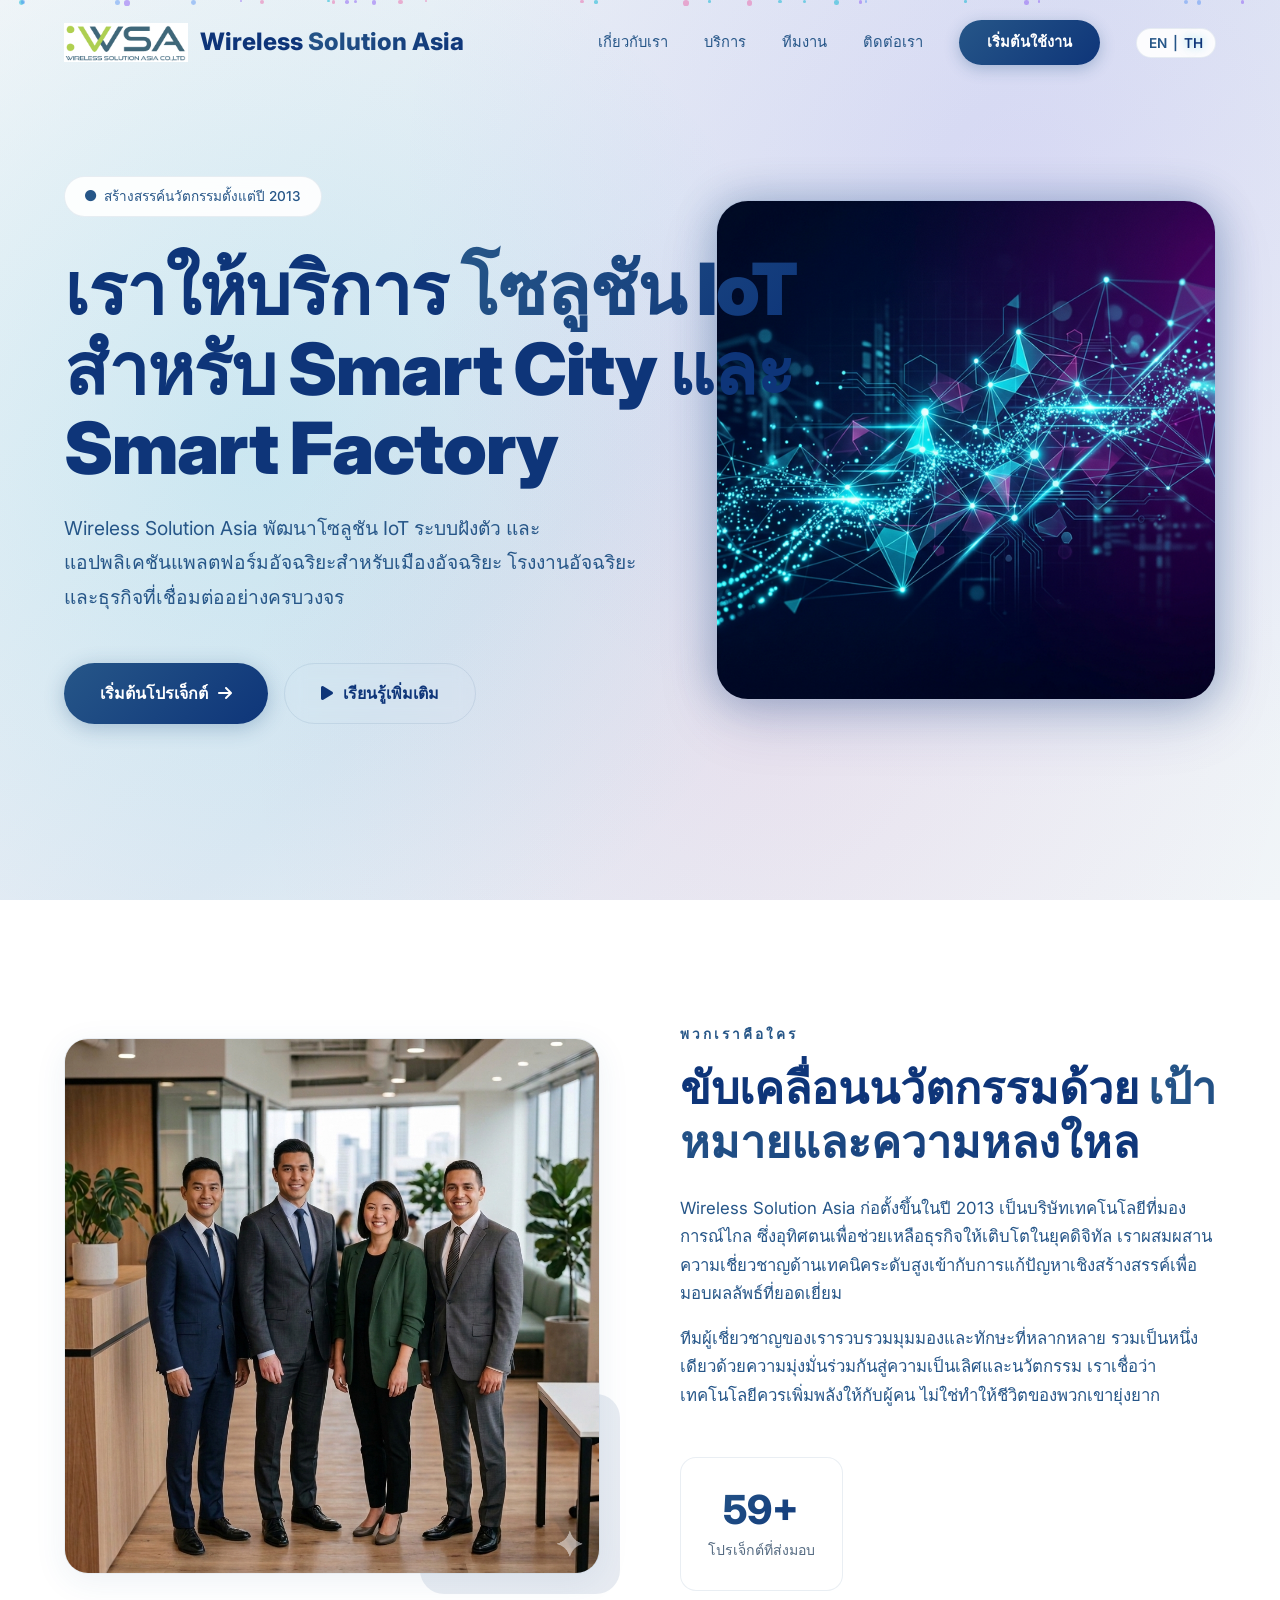
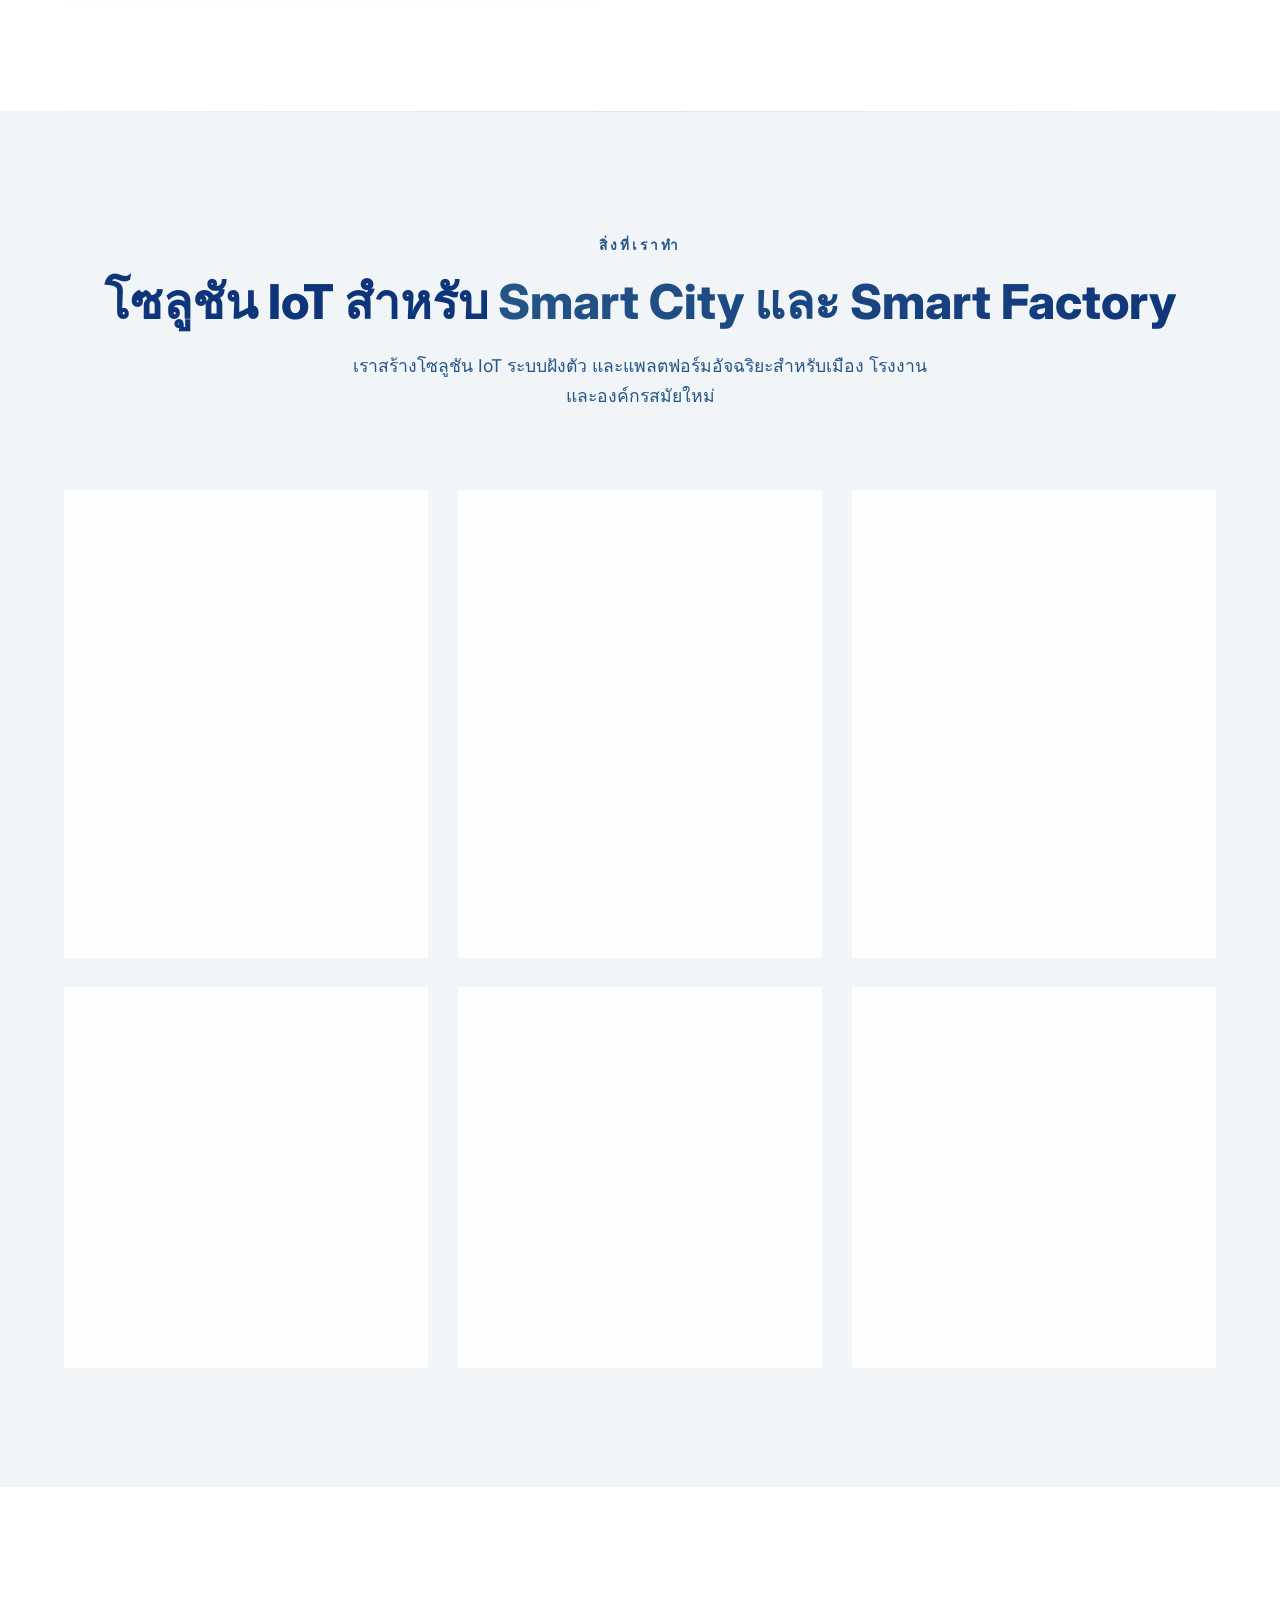
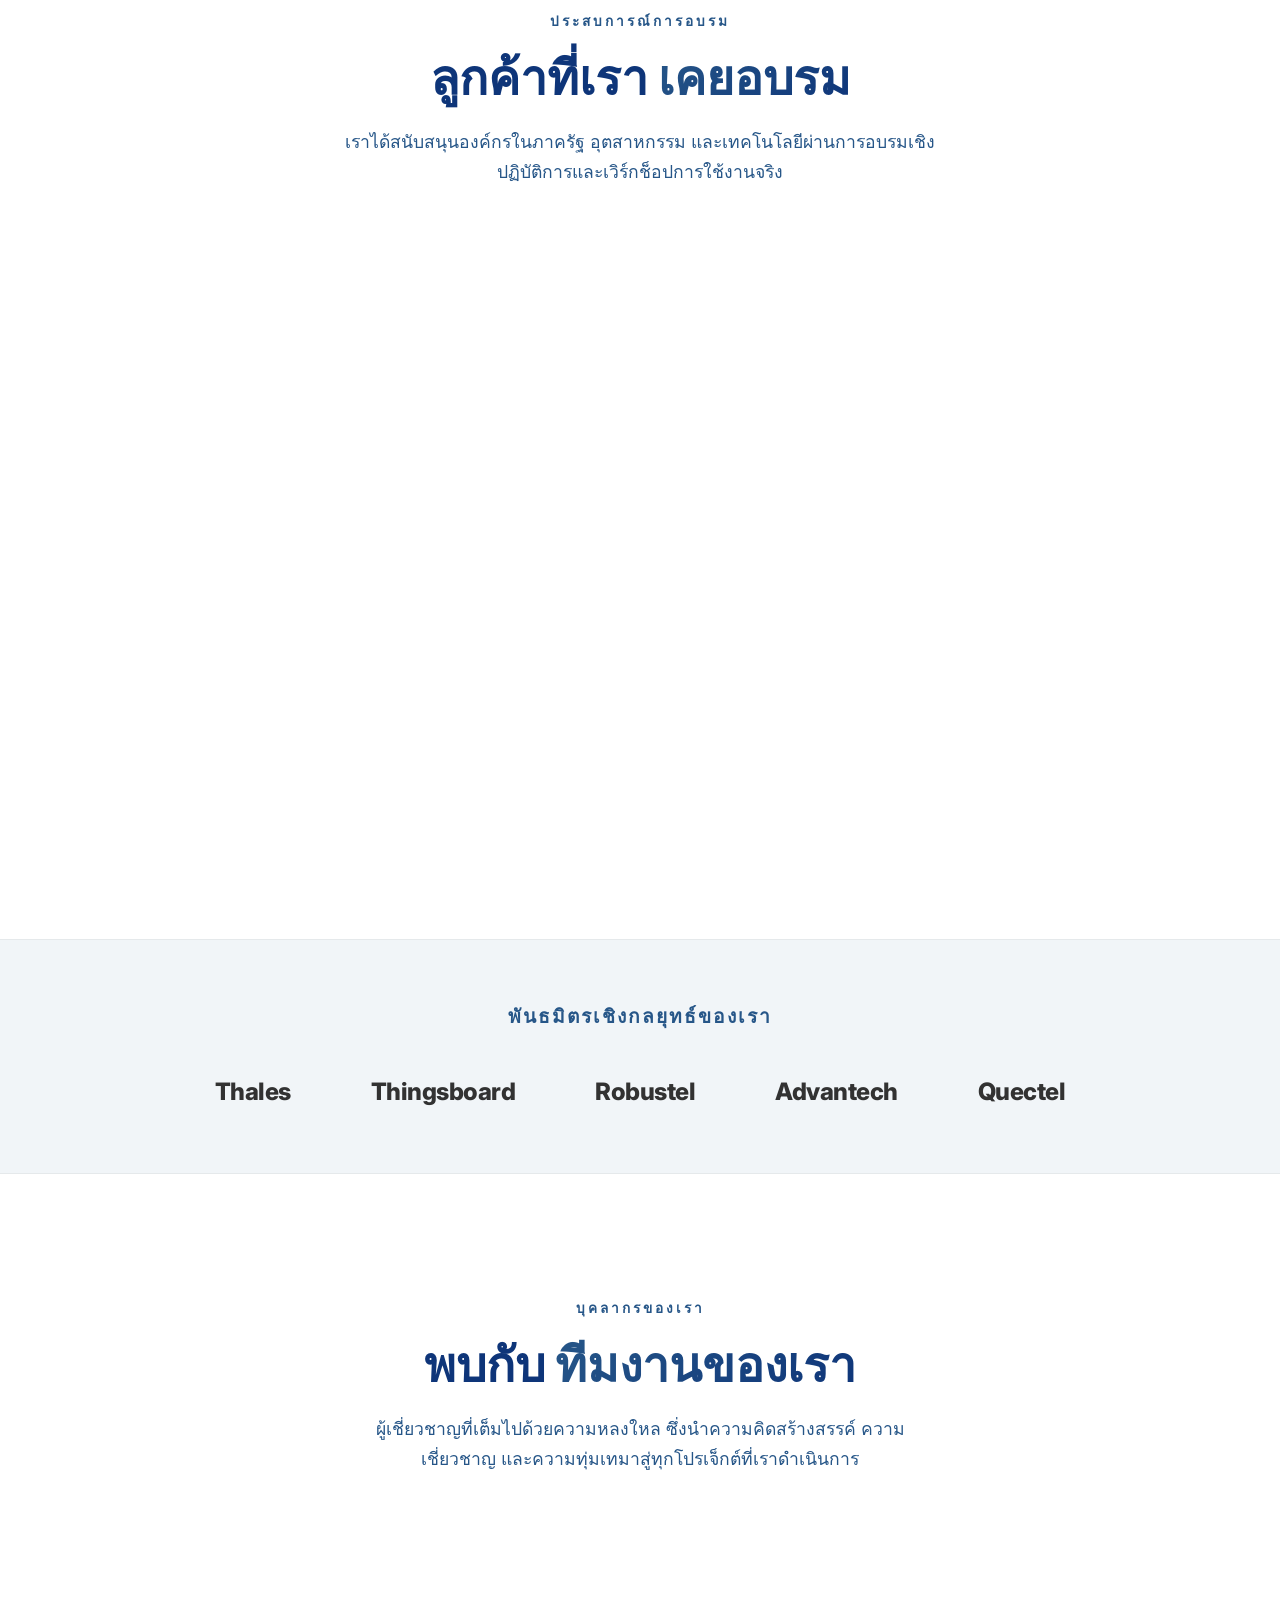
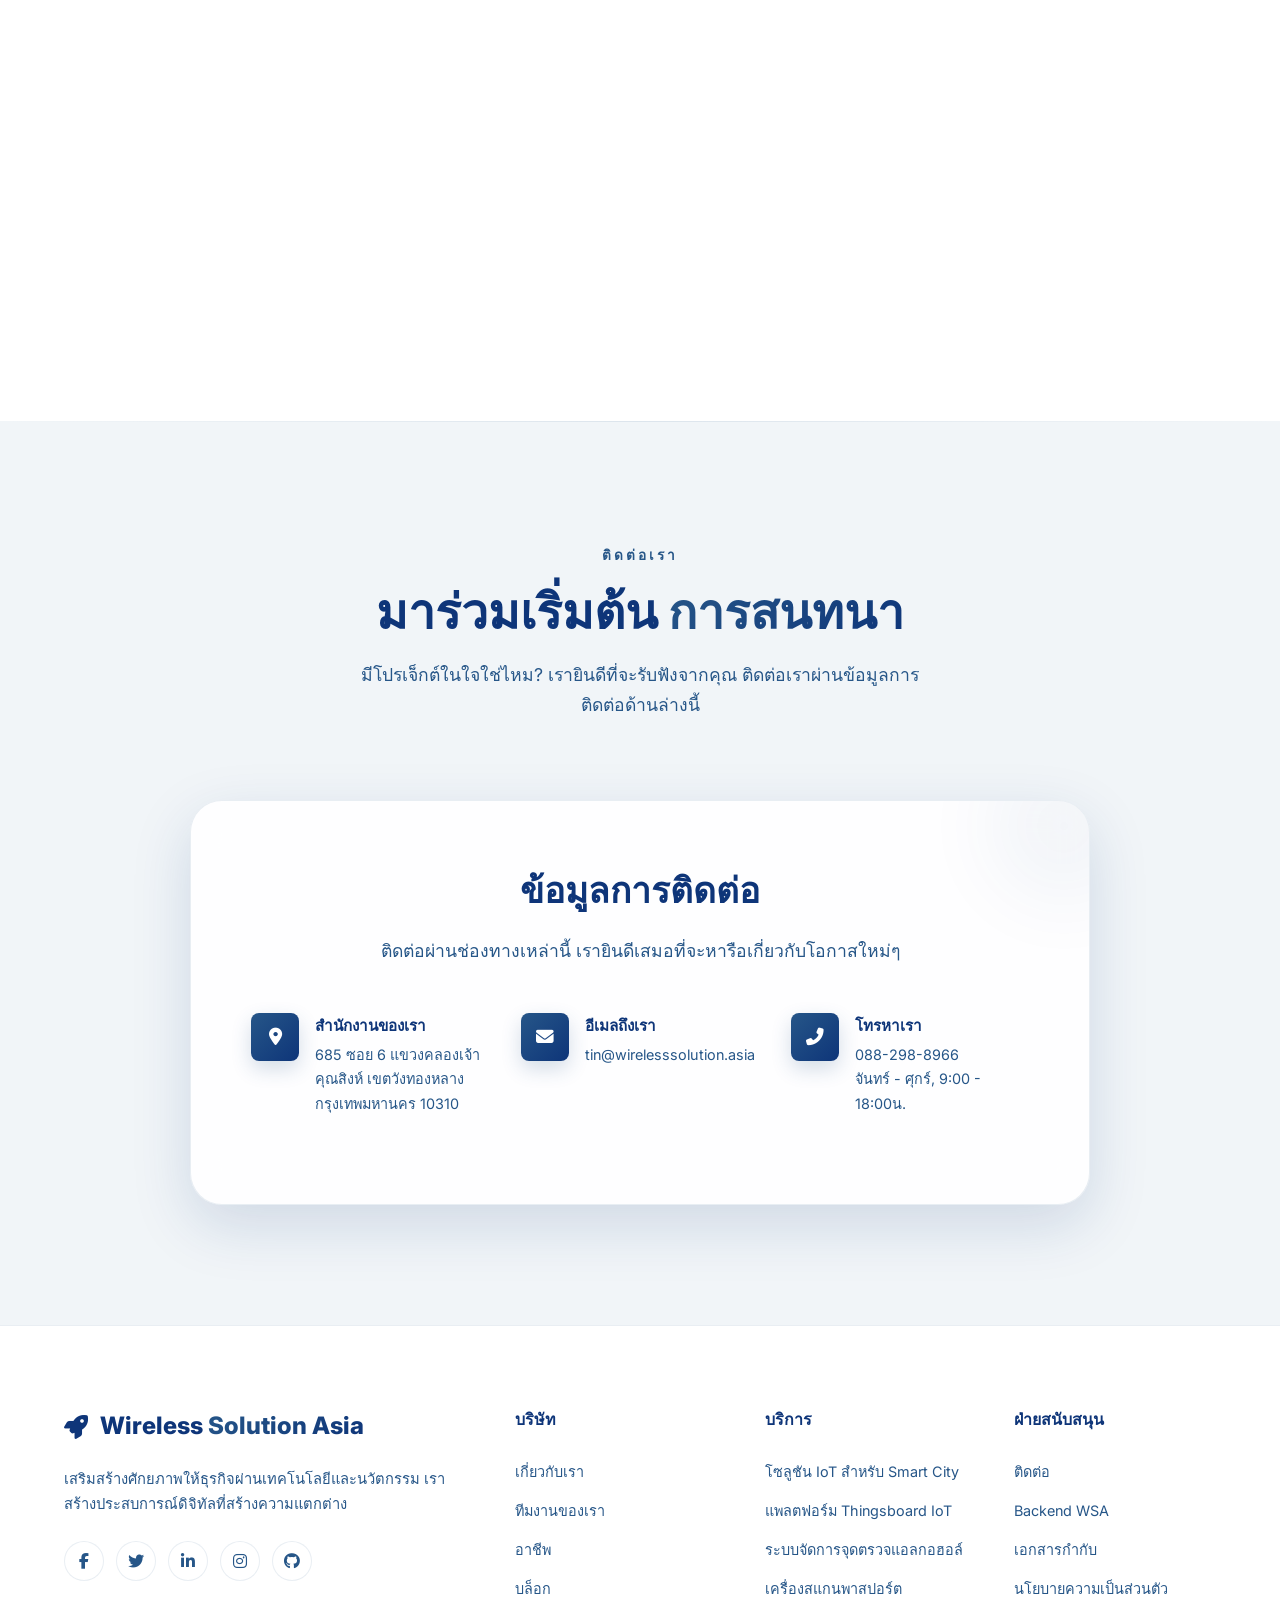
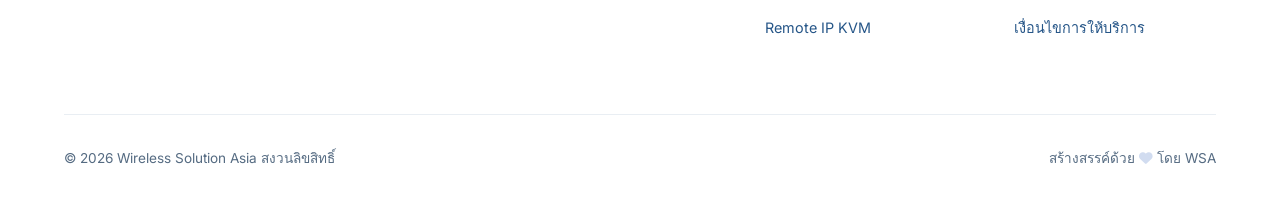
<file: service.html>
<!DOCTYPE html>
<html lang="en">

<head>
    <meta charset="UTF-8">
    <meta name="viewport" content="width=device-width, initial-scale=1.0">
    <meta name="description"
        content="Wireless Solution Asia — Detailed information about our innovative digital solutions.">
    <title>Service Detail | Wireless Solution Asia</title>

    <!-- Fonts & Icons -->
    <link rel="stylesheet" href="https://cdnjs.cloudflare.com/ajax/libs/font-awesome/6.5.1/css/all.min.css">
    <link rel="stylesheet" href="styles.css">
</head>

<body class="service-page">

    <!-- ===== NAVIGATION ===== -->
    <nav class="navbar scrolled" id="navbar">
        <div class="container">
            <a href="index.html" class="nav-logo">
                <div class="logo-icon">
                    <img src="assets/logo.png" alt="Wireless Solution Asia Logo">
                </div>
                <span>Wireless <span class="gradient-text">Solution Asia</span></span>
            </a>

            <div class="nav-links" id="navLinks">
                <a href="index.html#about" data-i18n="nav-about">About</a>
                <a href="index.html#services" data-i18n="nav-services">Services</a>
                <a href="index.html#team" data-i18n="nav-team">Team</a>
                <a href="index.html#contact" data-i18n="nav-contact">Contact</a>
                <a href="index.html#contact" class="nav-cta" data-i18n="nav-cta">Get Started</a>
                <button id="langToggle" class="lang-toggle">
                    <span class="lang-en active">EN</span>|<span class="lang-th">TH</span>
                </button>
            </div>

            <button class="hamburger" id="hamburger" aria-label="Toggle navigation">
                <span></span>
                <span></span>
                <span></span>
            </button>
        </div>
    </nav>

    <!-- ===== SERVICE HERO ===== -->
    <section class="service-hero">
        <div class="container">
            <div class="service-hero-content">
                <div class="hero-badge">
                    <i class="fas fa-circle"></i> <span id="serviceCategory">Solutions</span>
                </div>
                <h1 id="serviceTitle" data-i18n="">Service Title</h1>
                <p id="serviceSubtitle" data-i18n="">Service Subtitle</p>
            </div>
        </div>
    </section>

    <!-- ===== SERVICE CONTENT ===== -->
    <section class="service-detail-section">
        <div class="container">
            <div class="service-detail-grid">
                <div class="service-detail-text">
                    <div id="serviceMainContent">
                        <!-- Dynamic content will be injected here -->
                    </div>
                    <div class="service-cta-box">
                        <h3 data-i18n="contact-label">Get In Touch</h3>
                        <p data-i18n="contact-desc">Ready to implement this solution? Contact us for a consultation.</p>
                        <a href="index.html#contact" class="btn-primary" data-i18n="nav-cta">Get Started</a>
                    </div>
                </div>
                <div class="service-detail-visual">
                    <div class="service-image-card">
                        <img id="serviceImage" src="assets/hero-bg.png" alt="Service Visualization">
                    </div>
                </div>
            </div>
        </div>
    </section>

    <!-- ===== FOOTER ===== -->
    <footer class="footer">
        <div class="container">
            <div class="footer-grid">
                <div class="footer-brand">
                    <a href="index.html" class="nav-logo">
                        <div class="logo-icon">
                            <img src="assets/logo.png" alt="Wireless Solution Asia Logo"
                                style="height: 30px; width: auto; object-fit: contain;">
                        </div>
                        <span>Wireless <span class="gradient-text">Solution Asia</span></span>
                    </a>
                    <p data-i18n="footer-desc">Empowering businesses through technology and innovation. We build digital
                        experiences that make a difference.</p>
                    <div class="footer-socials">
                        <a href="#" aria-label="Facebook"><i class="fab fa-facebook-f"></i></a>
                        <a href="#" aria-label="Twitter"><i class="fab fa-twitter"></i></a>
                        <a href="#" aria-label="LinkedIn"><i class="fab fa-linkedin-in"></i></a>
                        <a href="#" aria-label="Instagram"><i class="fab fa-instagram"></i></a>
                        <a href="#" aria-label="GitHub"><i class="fab fa-github"></i></a>
                    </div>
                </div>

                <div class="footer-col">
                    <h4 data-i18n="footer-col-1">Company</h4>
                    <ul>
                        <li><a href="index.html#about" data-i18n="footer-about">About Us</a></li>
                        <li><a href="index.html#team" data-i18n="footer-team">Our Team</a></li>
                        <li><a href="#" data-i18n="footer-careers">Careers</a></li>
                        <li><a href="#" data-i18n="footer-blog">Blog</a></li>
                    </ul>
                </div>

                <div class="footer-col">
                    <h4 data-i18n="footer-col-2">Services</h4>
                    <ul>
                        <li><a href="iot/index.html" data-i18n="srv-1-title">IoT Solution</a></li>
                        <li><a href="thingsboard/index.html" data-i18n="srv-2-title">Thingsboard IoT Platform</a></li>
                        <li><a href="acm/index.html" data-i18n="srv-3-title">Alcohol Checkpoint Management</a></li>
                        <li><a href="Thales/index.html" data-i18n="srv-4-title">Passport Scanner</a></li>
                        <li><a href="service.html?type=kvm" data-i18n="srv-5-title">Remote IP KVM</a></li>
                    </ul>
                </div>

                <div class="footer-col">
                    <h4 data-i18n="footer-col-3">Support</h4>
                    <ul>
                        <li><a href="index.html#contact" data-i18n="footer-contact">Contact</a></li>
                        <li><a href="https://sites.google.com/wirelesssolution.asia/web/home" target="_blank"
                                data-i18n="footer-backend-wsa">Backend WSA</a></li>
                        <li><a href="#" data-i18n="footer-docs">Documentation</a></li>
                        <li><a href="#" data-i18n="footer-privacy">Privacy Policy</a></li>
                        <li><a href="#" data-i18n="footer-terms">Terms of Service</a></li>
                    </ul>
                </div>
            </div>

            <div class="footer-bottom">
                <p data-i18n="footer-copy">&copy; 2026 Wireless Solution Asia. All rights reserved.</p>
                <p><span data-i18n="footer-crafted">Crafted with</span> <i class="fas fa-heart"
                        style="color: var(--accent-pink);"></i> <span data-i18n="footer-by">by WSA</span></p>
            </div>
        </div>
    </footer>

    <script src="translations.js"></script>
    <script src="script.js"></script>
    <script>
        // Content Loader for Service Page
        document.addEventListener('DOMContentLoaded', () => {
            const urlParams = new URLSearchParams(window.location.search);
            const serviceType = urlParams.get('type');

            if (!serviceType) {
                window.location.href = 'index.html';
                return;
            }

            const contentArea = document.getElementById('serviceMainContent');
            const titleEl = document.getElementById('serviceTitle');
            const subtitleEl = document.getElementById('serviceSubtitle');
            const imageEl = document.getElementById('serviceImage');
            const categoryEl = document.getElementById('serviceCategory');
            // Set initial content and keys for i18n
            const currentLang = localStorage.getItem('preferredLanguage') || 'en';
            const catKey = `service-${serviceType}-cat`;
            const titleKey = `service-${serviceType}-title`;
            const subKey = `service-${serviceType}-subtitle`;

            categoryEl.setAttribute('data-i18n', catKey);
            titleEl.setAttribute('data-i18n', titleKey);
            subtitleEl.setAttribute('data-i18n', subKey);

            if (translations[currentLang]) {
                if (translations[currentLang][catKey]) categoryEl.textContent = translations[currentLang][catKey];
                if (translations[currentLang][titleKey]) titleEl.textContent = translations[currentLang][titleKey];
                if (translations[currentLang][subKey]) subtitleEl.textContent = translations[currentLang][subKey];
            }

            // Dynamic Content Items
            let detailsHTML = '';

            switch (serviceType) {
                case 'iot':
                    imageEl.src = 'assets/smart-city.png';
                    detailsHTML = `
            <div class="iot-sub-section">
              <h3 data-i18n="service-iot-smart-city-title">Smart City Solutions</h3>
              <p data-i18n="service-iot-smart-city-desc" style="margin-bottom: 1.5rem; line-height: 1.8;">Revolutionizing urban living with intelligent infrastructure.</p>
              <ul class="feature-list">
                <li data-i18n="service-iot-smart-city-feature-1">Intelligent Street Lighting</li>
                <li data-i18n="service-iot-smart-city-feature-2">Smart Waste Management</li>
                <li data-i18n="service-iot-smart-city-feature-3">Environmental Monitoring</li>
                <li data-i18n="service-iot-smart-city-feature-4">Public Safety Systems</li>
              </ul>
            </div>
            
            <div class="iot-sub-section" style="margin-top: 4rem; padding-top: 3rem; border-top: 1px solid rgba(0,0,0,0.08);">
              <h3 data-i18n="service-iot-smart-farm-title">Smart Farm Solutions</h3>
              <p data-i18n="service-iot-smart-farm-desc" style="margin-bottom: 1.5rem; line-height: 1.8;">Precision agriculture for a sustainable future.</p>
              <ul class="feature-list">
                <li data-i18n="service-iot-smart-farm-feature-1">Precision Irrigation</li>
                <li data-i18n="service-iot-smart-farm-feature-2">Automated Climate Control</li>
                <li data-i18n="service-iot-smart-farm-feature-3">Livestock Health Monitoring</li>
                <li data-i18n="service-iot-smart-farm-feature-4">Yield Optimization Data</li>
              </ul>
            </div>
          `;
                    break;
                case 'thingsboard':
                    imageEl.src = 'assets/service-3.png';
                    detailsHTML = `<p data-i18n="service-thingsboard-desc" style="margin-bottom: 2rem; line-height: 1.8;">As the Official Thingsboard Partner in Thailand, we provide expert deployment, licensing, and support for your IoT ecosystem.</p>
            <h4 data-i18n="service-thingsboard-feature-title" style="margin-bottom: 1.5rem; font-weight: 700; color: var(--text-primary);">Key Services:</h4>
            <ul class="feature-list">
              <li data-i18n="service-thingsboard-feature-1">Official Licensing</li>
              <li data-i18n="service-thingsboard-feature-2">Expert Installation</li>
              <li data-i18n="service-thingsboard-feature-3">Professional Training</li>
              <li data-i18n="service-thingsboard-feature-4">Platform Upgrades</li>
            </ul>
          `;
                    break;
                case 'passport':
                    imageEl.src = 'assets/service-2.png';
                    detailsHTML = `
            <div class="iot-sub-section">
              <h3 data-i18n="service-passport-at9000-title">Thales AT9000 MK2</h3>
              <p data-i18n="service-passport-at9000-desc" style="margin-bottom: 1.5rem; line-height: 1.8;">Compact full-page passport scanner and high-performance reader.</p>
              <ul class="feature-list">
                <li data-i18n="service-passport-at9000-feat-1">Reads Passports, IDs, and Visas</li>
                <li data-i18n="service-passport-at9000-feat-2">1D and 2D barcode support</li>
                <li data-i18n="service-passport-at9000-feat-3">IP50 rated dust protection</li>
              </ul>
            </div>
            
            <div class="iot-sub-section" style="margin-top: 4rem; padding-top: 3rem; border-top: 1px solid rgba(0,0,0,0.08);">
              <h3 data-i18n="service-passport-at10k-title">Thales AT10K</h3>
              <p data-i18n="service-passport-at10k-desc" style="margin-bottom: 1.5rem; line-height: 1.8;">The fastest identified with 'Tap-and-Go' features for automated gates.</p>
              <ul class="feature-list">
                <li data-i18n="service-passport-at10k-feat-1">Tap-and-Go technology</li>
                <li data-i18n="service-passport-at10k-feat-2">Energy Star certified</li>
                <li data-i18n="service-passport-at10k-feat-3">Supports Digital IDs (mDL)</li>
              </ul>
            </div>
            
            <div style="margin-top: 3rem; text-align: center;">
                <a href="Thales/" class="btn-primary" style="display: inline-flex; align-items: center; gap: 0.8rem; background: #003399; padding: 1rem 2rem;">
                    <i class="fas fa-external-link-alt"></i>
                    <span data-i18n="btn-visit-thales">Visit Thales Thailand Website</span>
                </a>
            </div>
          `;
                    break;
                case 'alcohol':
                    imageEl.src = 'assets/service-4.png';
                    detailsHTML = `
            <div class="iot-sub-section">
                <h3 data-i18n="service-alcohol-feat-1-title">Bulletproof Evidentiary Integrity</h3>
                <p data-i18n="service-alcohol-feat-1-desc" style="margin-bottom: 2rem;">IoT integration eliminates manual logging by creating an Immutable Digital Chain of Custody.</p>

                <h3 data-i18n="service-alcohol-feat-2-title">Dynamic Tactical Intelligence</h3>
                <p data-i18n="service-alcohol-feat-2-desc" style="margin-bottom: 2rem;">Commanders can view a real-time heatmap of Pass/Fail ratios across the city.</p>

                <h3 data-i18n="service-alcohol-feat-3-title">AI-Driven Predictive Maintenance</h3>
                <p data-i18n="service-alcohol-feat-3-desc" style="margin-bottom: 2rem;">Automated Heartbeat Checks monitor sensor health before errors occur.</p>

                <h3 data-i18n="service-alcohol-feat-4-title">Radical Administrative Efficiency</h3>
                <p data-i18n="service-alcohol-feat-4-desc" style="margin-bottom: 2rem;">Integration allows for One-Touch Booking, slashing report time by 60%.</p>

                <h3 data-i18n="service-alcohol-feat-5-title">Future-Proof Multi-Modal Detection</h3>
                <p data-i18n="service-alcohol-feat-5-desc">Modular hubs that integrate sensors for THC, Opioids, and passive sampling.</p>
            </div>
          `;
                    break;
                case 'kvm':
                    imageEl.src = 'assets/service-5.png';
                    detailsHTML = `
            <div class="iot-sub-section">
                <h3 data-i18n="service-kvm-feat-1-title">BIOS-Level Control</h3>
                <p data-i18n="service-kvm-feat-1-desc" style="margin-bottom: 2rem;">Manage the unmanageable with OS-independent remote access.</p>

                <h3 data-i18n="service-kvm-feat-2-title">Zero-Configuration Cloud Tunneling</h3>
                <p data-i18n="service-kvm-feat-2-desc" style="margin-bottom: 2rem;">Plug-and-play remote management without complex VPN setups.</p>

                <h3 data-i18n="service-kvm-feat-3-title">Virtual Media Mounting</h3>
                <p data-i18n="service-kvm-feat-3-desc" style="margin-bottom: 2rem;">Remote OS re-imaging by virtually plugging in bootable drives.</p>

                <h3 data-i18n="service-kvm-feat-4-title">Air-Gapped Security Model</h3>
                <p data-i18n="service-kvm-feat-4-desc" style="margin-bottom: 2rem;">Hardware isolation ensures a Zero-Trust boundary for critical servers.</p>

                <h3 data-i18n="service-kvm-feat-5-title">Consolidated Power Management</h3>
                <p data-i18n="service-kvm-feat-5-desc">Trigger Hard Power Reboots remotely via Smart PDU integration.</p>
            </div>
          `;
                    break;
                case 'integration':
                    imageEl.src = 'assets/service-1.png';
                    detailsHTML = `
            <div class="iot-sub-section">
                <p data-i18n="service-integration-desc" style="margin-bottom: 2.5rem; line-height: 1.8; font-size: 1.1rem; color: var(--text-secondary);"></p>
                
                <h3 data-i18n="service-integration-feat-1-title"></h3>
                <p data-i18n="service-integration-feat-1-desc" style="margin-bottom: 2rem;"></p>

                <h3 data-i18n="service-integration-feat-2-title"></h3>
                <p data-i18n="service-integration-feat-2-desc" style="margin-bottom: 2rem;"></p>

                <h3 data-i18n="service-integration-feat-3-title"></h3>
                <p data-i18n="service-integration-feat-3-desc" style="margin-bottom: 2rem;"></p>

                <h3 data-i18n="service-integration-feat-4-title"></h3>
                <p data-i18n="service-integration-feat-4-desc" style="margin-bottom: 2rem;"></p>

                <h3 data-i18n="service-integration-feat-5-title"></h3>
                <p data-i18n="service-integration-feat-5-desc" style="margin-bottom: 2rem;"></p>
            </div>
          `;
                    break;
            }

            contentArea.innerHTML = detailsHTML;

            // Re-trigger language update after dynamic injection
            setTimeout(() => {
                const currentLang = localStorage.getItem('preferredLanguage') || 'en';
                if (typeof window.setLanguage === 'function') {
                    window.setLanguage(currentLang);
                } else if (typeof setLanguage === 'function') {
                    setLanguage(currentLang);
                }
            }, 100);
        });
    </script>
</body>

</html>
</file>
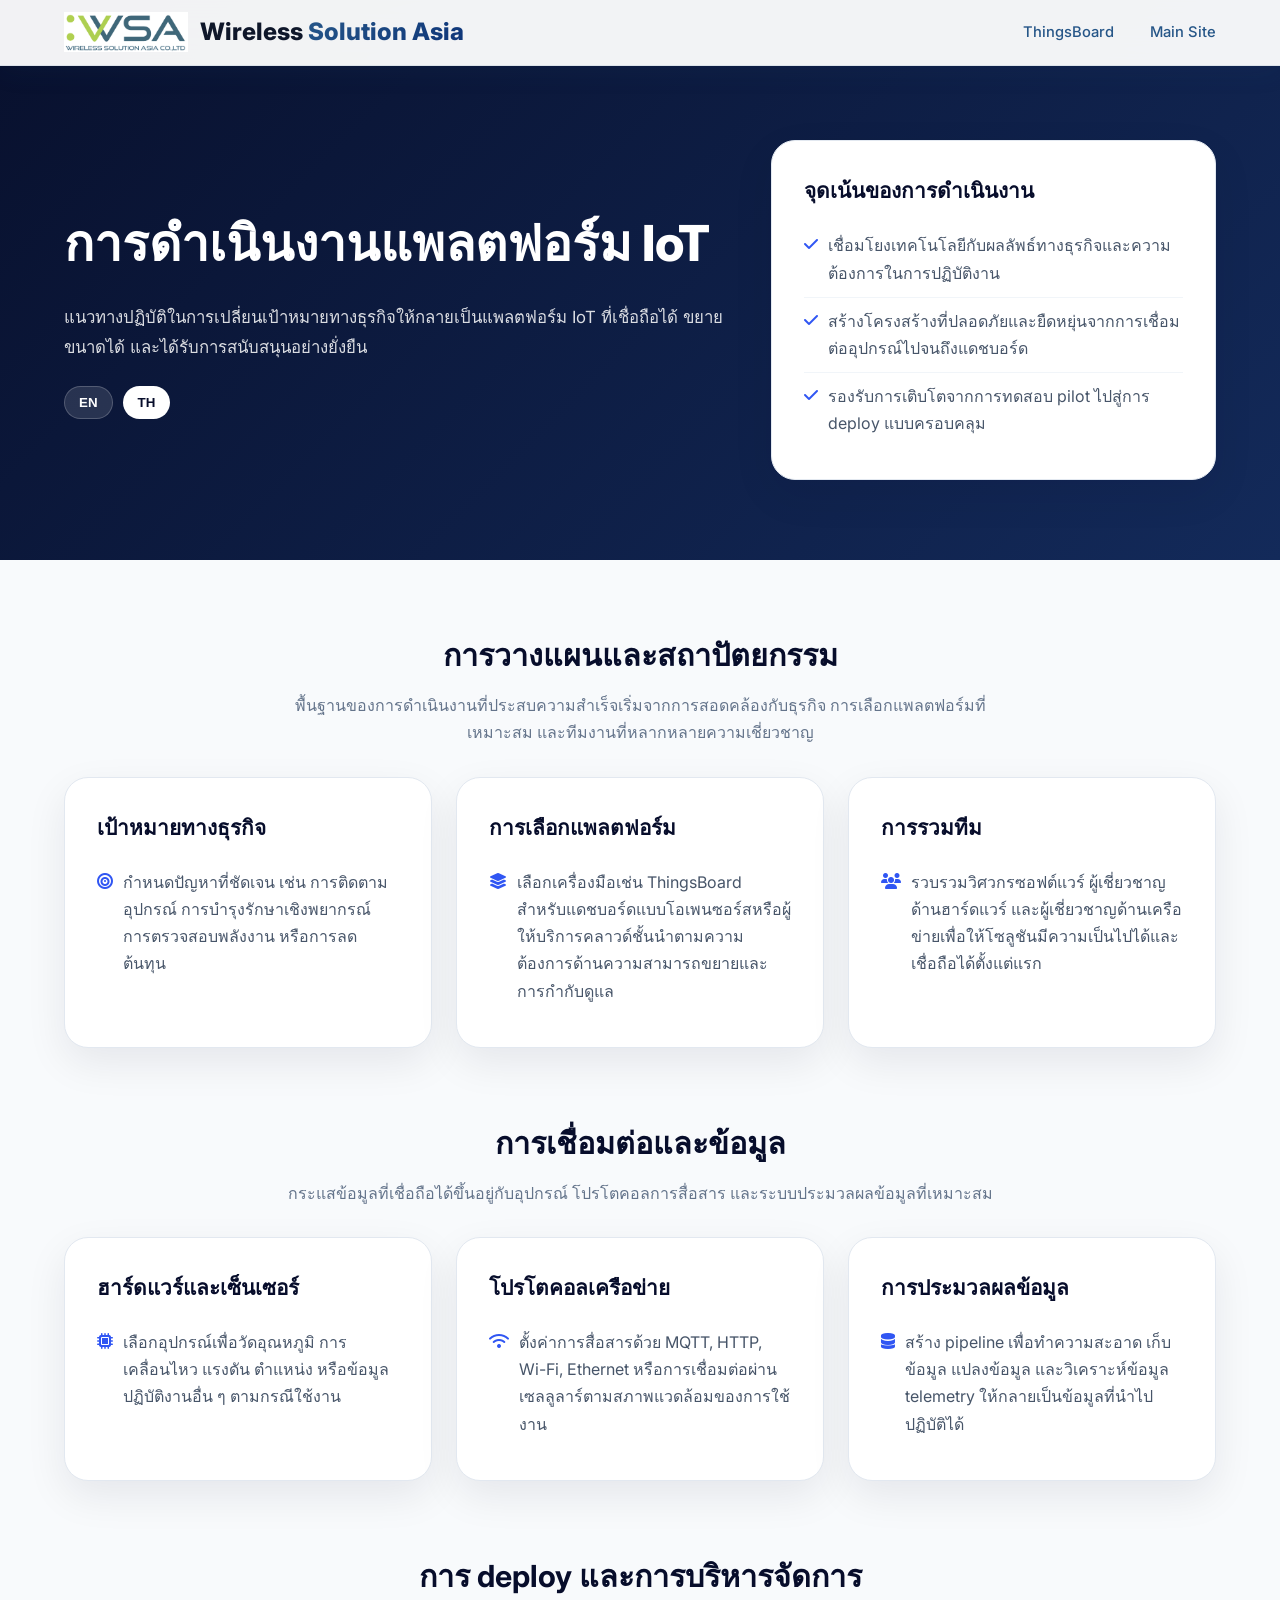
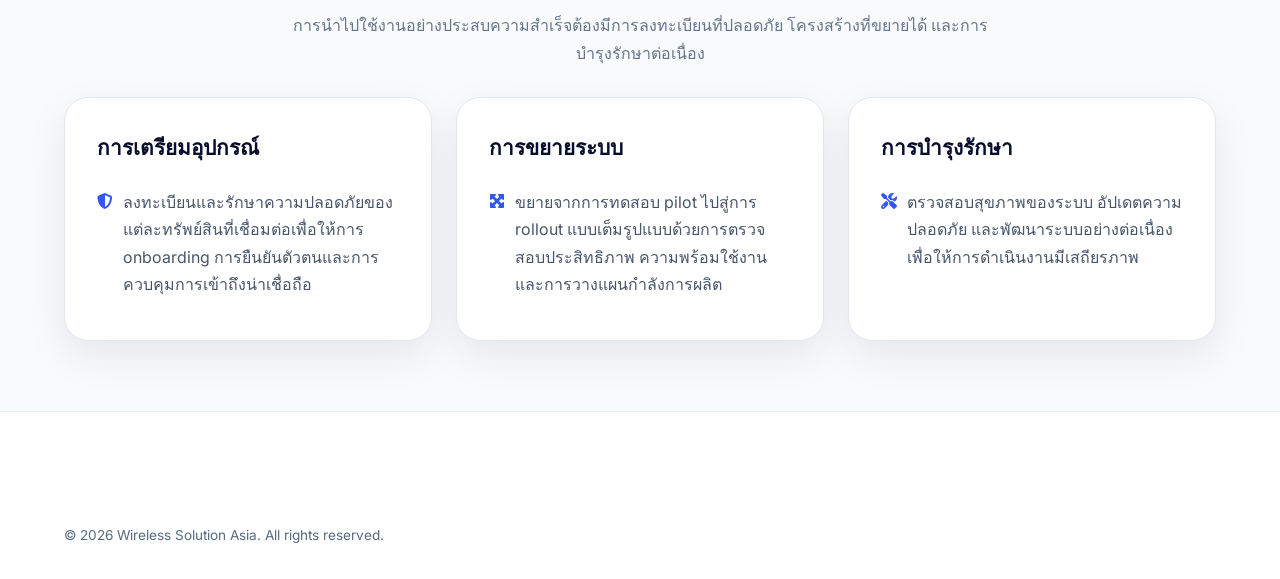
<file: thingsboard/implement.html>
<!DOCTYPE html>
<html lang="th">
<head>
    <meta charset="UTF-8">
    <meta name="viewport" content="width=device-width, initial-scale=1.0">
    <title>IoT Platform Implementation | Wireless Solution Asia</title>
    <meta name="description" content="Implementation workflow for IoT platform projects with planning, architecture, connection, deployment, and management guidance.">
    <link rel="stylesheet" href="https://cdnjs.cloudflare.com/ajax/libs/font-awesome/6.5.1/css/all.min.css">
    <link rel="stylesheet" href="../styles.css">
    <style>
        :root {
            --tb-primary: #3056F3;
            --tb-dark: #070D2B;
        }

        body {
            background: #f8fafc;
            color: #0f172a;
        }

        .impl-page {
            min-height: 100vh;
        }

        .impl-hero {
            padding: 140px 0 80px;
            background: linear-gradient(135deg, #08102d 0%, #132a5a 100%);
            color: white;
        }

        .impl-hero .container {
            display: grid;
            grid-template-columns: 1.2fr 0.8fr;
            gap: 40px;
            align-items: center;
        }

        .impl-hero h1 {
            font-size: clamp(2.2rem, 4vw, 3.1rem);
            font-weight: 800;
            margin-bottom: 16px;
        }

        .impl-hero p {
            font-size: 1.05rem;
            line-height: 1.8;
            color: rgba(255,255,255,0.85);
            max-width: 700px;
        }

        .lang-switcher {
            display: inline-flex;
            gap: 10px;
            margin-top: 24px;
        }

        .lang-switcher button {
            border: 1px solid rgba(255,255,255,0.2);
            background: rgba(255,255,255,0.12);
            color: white;
            padding: 8px 14px;
            border-radius: 999px;
            cursor: pointer;
            font-weight: 700;
        }

        .lang-switcher button.active {
            background: white;
            color: var(--tb-dark);
        }

        .impl-card {
            background: white;
            border: 1px solid #e2e8f0;
            border-radius: 24px;
            padding: 32px;
            box-shadow: 0 15px 40px rgba(7, 13, 43, 0.08);
        }

        .impl-card h3 {
            font-size: 1.3rem;
            margin-bottom: 14px;
            color: var(--tb-dark);
        }

        .impl-card ul {
            list-style: none;
            padding: 0;
            margin: 0;
        }

        .impl-card li {
            padding: 10px 0;
            border-bottom: 1px solid #f1f5f9;
            color: #475569;
            display: flex;
            gap: 10px;
            align-items: flex-start;
        }

        .impl-card li:last-child {
            border-bottom: none;
        }

        .impl-card li i {
            color: var(--tb-primary);
            margin-top: 4px;
        }

        .impl-grid {
            display: grid;
            grid-template-columns: repeat(3, minmax(0, 1fr));
            gap: 24px;
            margin-top: 30px;
        }

        .section-block {
            padding: 70px 0;
        }

        .section-block .section-title {
            text-align: center;
            margin-bottom: 24px;
        }

        .section-block .section-title h2 {
            font-size: 1.9rem;
            color: var(--tb-dark);
            margin-bottom: 10px;
        }

        .section-block .section-title p {
            color: #64748b;
            max-width: 720px;
            margin: 0 auto;
        }

        .hidden {
            display: none;
        }

        @media (max-width: 900px) {
            .impl-hero .container {
                grid-template-columns: 1fr;
            }

            .impl-grid {
                grid-template-columns: 1fr;
            }
        }
    </style>
</head>
<body class="impl-page">
    <nav class="navbar scrolled" id="navbar">
        <div class="container">
            <a href="/" class="nav-logo">
                <div class="logo-icon">
                    <img src="../assets/logo.png" alt="Wireless Solution Asia Logo">
                </div>
                <span>Wireless <span class="gradient-text">Solution Asia</span></span>
            </a>
            <div class="nav-links" id="navLinks">
                <a href="index.html">ThingsBoard</a>
                <a href="/">Main Site</a>
            </div>
        </div>
    </nav>

    <section class="impl-hero">
        <div class="container">
            <div>
                <h1 id="hero-title">IoT Platform Implementation</h1>
                <p id="hero-desc">A practical approach to turning business goals into a reliable, scalable IoT platform with clear planning, secure connectivity, and long-term support.</p>
                <div class="lang-switcher">
                    <button class="active" id="btn-en" type="button">EN</button>
                    <button id="btn-th" type="button">TH</button>
                </div>
            </div>
            <div class="impl-card">
                <h3 id="summary-title">Implementation Focus</h3>
                <ul>
                    <li><i class="fas fa-check"></i><span id="summary-1">Align technology with business outcomes and operational needs.</span></li>
                    <li><i class="fas fa-check"></i><span id="summary-2">Build a secure and flexible stack from device connectivity to dashboards.</span></li>
                    <li><i class="fas fa-check"></i><span id="summary-3">Support growth from pilot deployment to enterprise-wide rollout.</span></li>
                </ul>
            </div>
        </div>
    </section>

    <section class="section-block">
        <div class="container">
            <div class="section-title">
                <h2 id="planning-title">Planning and Architecture</h2>
                <p id="planning-desc">The foundation of any successful implementation starts with business alignment, the right platform choice, and a cross-functional team.</p>
            </div>
            <div class="impl-grid">
                <div class="impl-card">
                    <h3 id="planning-1-title">Business Goals</h3>
                    <ul>
                        <li><i class="fas fa-bullseye"></i><span id="planning-1-text">Identify specific problems such as equipment tracking, predictive maintenance, energy monitoring, or cost reduction.</span></li>
                    </ul>
                </div>
                <div class="impl-card">
                    <h3 id="planning-2-title">Platform Selection</h3>
                    <ul>
                        <li><i class="fas fa-layer-group"></i><span id="planning-2-text">Choose tools such as <a href="https://thingsboard.io/" target="_blank">ThingsBoard</a> for open-source dashboards or major cloud providers based on scalability and governance needs.</span></li>
                    </ul>
                </div>
                <div class="impl-card">
                    <h3 id="planning-3-title">Team Assembly</h3>
                    <ul>
                        <li><i class="fas fa-users"></i><span id="planning-3-text">Gather software engineers, hardware specialists, and network experts so the solution is practical and reliable from day one.</span></li>
                    </ul>
                </div>
            </div>
        </div>
    </section>

    <section class="section-block" style="padding-top: 0;">
        <div class="container">
            <div class="section-title">
                <h2 id="connection-title">Connection and Data</h2>
                <p id="connection-desc">Reliable data flow depends on the right devices, communication protocols, and data processing pipeline.</p>
            </div>
            <div class="impl-grid">
                <div class="impl-card">
                    <h3 id="connection-1-title">Hardware & Sensors</h3>
                    <ul>
                        <li><i class="fas fa-microchip"></i><span id="connection-1-text">Select devices to measure temperature, motion, pressure, location, or other operational variables based on the use case.</span></li>
                    </ul>
                </div>
                <div class="impl-card">
                    <h3 id="connection-2-title">Network Protocols</h3>
                    <ul>
                        <li><i class="fas fa-wifi"></i><span id="connection-2-text">Set up communication using MQTT, HTTP, Wi-Fi, Ethernet, or cellular connectivity depending on deployment conditions.</span></li>
                    </ul>
                </div>
                <div class="impl-card">
                    <h3 id="connection-3-title">Data Processing</h3>
                    <ul>
                        <li><i class="fas fa-database"></i><span id="connection-3-text">Build pipelines to clean, store, transform, and analyze telemetry data so it becomes actionable information.</span></li>
                    </ul>
                </div>
            </div>
        </div>
    </section>

    <section class="section-block" style="padding-top: 0;">
        <div class="container">
            <div class="section-title">
                <h2 id="deployment-title">Deployment and Management</h2>
                <p id="deployment-desc">A successful rollout requires secure onboarding, scalable infrastructure, and ongoing maintenance.</p>
            </div>
            <div class="impl-grid">
                <div class="impl-card">
                    <h3 id="deployment-1-title">Device Provisioning</h3>
                    <ul>
                        <li><i class="fas fa-shield-alt"></i><span id="deployment-1-text">Register and secure each connected asset so that onboarding, authentication, and access control remain reliable.</span></li>
                    </ul>
                </div>
                <div class="impl-card">
                    <h3 id="deployment-2-title">System Scaling</h3>
                    <ul>
                        <li><i class="fas fa-expand-arrows-alt"></i><span id="deployment-2-text">Expand from a pilot test to a full rollout with performance monitoring, redundancy, and capacity planning.</span></li>
                    </ul>
                </div>
                <div class="impl-card">
                    <h3 id="deployment-3-title">Maintenance</h3>
                    <ul>
                        <li><i class="fas fa-tools"></i><span id="deployment-3-text">Monitor system health, apply security updates, and continuously improve the platform to keep operations stable.</span></li>
                    </ul>
                </div>
            </div>
        </div>
    </section>

    <footer class="footer">
        <div class="container">
            <div class="footer-bottom">
                <p>&copy; 2026 Wireless Solution Asia. All rights reserved.</p>
            </div>
        </div>
    </footer>

    <script>
        const content = {
            en: {
                heroTitle: 'IoT Platform Implementation',
                heroDesc: 'A practical approach to turning business goals into a reliable, scalable IoT platform with clear planning, secure connectivity, and long-term support.',
                summaryTitle: 'Implementation Focus',
                summary1: 'Align technology with business outcomes and operational needs.',
                summary2: 'Build a secure and flexible stack from device connectivity to dashboards.',
                summary3: 'Support growth from pilot deployment to enterprise-wide rollout.',
                planningTitle: 'Planning and Architecture',
                planningDesc: 'The foundation of any successful implementation starts with business alignment, the right platform choice, and a cross-functional team.',
                planning1Title: 'Business Goals',
                planning1Text: 'Identify specific problems such as equipment tracking, predictive maintenance, energy monitoring, or cost reduction.',
                planning2Title: 'Platform Selection',
                planning2Text: 'Choose tools such as ThingsBoard for open-source dashboards or major cloud providers based on scalability and governance needs.',
                planning3Title: 'Team Assembly',
                planning3Text: 'Gather software engineers, hardware specialists, and network experts so the solution is practical and reliable from day one.',
                connectionTitle: 'Connection and Data',
                connectionDesc: 'Reliable data flow depends on the right devices, communication protocols, and data processing pipeline.',
                connection1Title: 'Hardware & Sensors',
                connection1Text: 'Select devices to measure temperature, motion, pressure, location, or other operational variables based on the use case.',
                connection2Title: 'Network Protocols',
                connection2Text: 'Set up communication using MQTT, HTTP, Wi-Fi, Ethernet, or cellular connectivity depending on deployment conditions.',
                connection3Title: 'Data Processing',
                connection3Text: 'Build pipelines to clean, store, transform, and analyze telemetry data so it becomes actionable information.',
                deploymentTitle: 'Deployment and Management',
                deploymentDesc: 'A successful rollout requires secure onboarding, scalable infrastructure, and ongoing maintenance.',
                deployment1Title: 'Device Provisioning',
                deployment1Text: 'Register and secure each connected asset so that onboarding, authentication, and access control remain reliable.',
                deployment2Title: 'System Scaling',
                deployment2Text: 'Expand from a pilot test to a full rollout with performance monitoring, redundancy, and capacity planning.',
                deployment3Title: 'Maintenance',
                deployment3Text: 'Monitor system health, apply security updates, and continuously improve the platform to keep operations stable.'
            },
            th: {
                heroTitle: 'การดำเนินงานแพลตฟอร์ม IoT',
                heroDesc: 'แนวทางปฏิบัติในการเปลี่ยนเป้าหมายทางธุรกิจให้กลายเป็นแพลตฟอร์ม IoT ที่เชื่อถือได้ ขยายขนาดได้ และได้รับการสนับสนุนอย่างยั่งยืน',
                summaryTitle: 'จุดเน้นของการดำเนินงาน',
                summary1: 'เชื่อมโยงเทคโนโลยีกับผลลัพธ์ทางธุรกิจและความต้องการในการปฏิบัติงาน',
                summary2: 'สร้างโครงสร้างที่ปลอดภัยและยืดหยุ่นจากการเชื่อมต่ออุปกรณ์ไปจนถึงแดชบอร์ด',
                summary3: 'รองรับการเติบโตจากการทดสอบ pilot ไปสู่การ deploy แบบครอบคลุม',
                planningTitle: 'การวางแผนและสถาปัตยกรรม',
                planningDesc: 'พื้นฐานของการดำเนินงานที่ประสบความสำเร็จเริ่มจากการสอดคล้องกับธุรกิจ การเลือกแพลตฟอร์มที่เหมาะสม และทีมงานที่หลากหลายความเชี่ยวชาญ',
                planning1Title: 'เป้าหมายทางธุรกิจ',
                planning1Text: 'กำหนดปัญหาที่ชัดเจน เช่น การติดตามอุปกรณ์ การบำรุงรักษาเชิงพยากรณ์ การตรวจสอบพลังงาน หรือการลดต้นทุน',
                planning2Title: 'การเลือกแพลตฟอร์ม',
                planning2Text: 'เลือกเครื่องมือเช่น ThingsBoard สำหรับแดชบอร์ดแบบโอเพนซอร์สหรือผู้ให้บริการคลาวด์ชั้นนำตามความต้องการด้านความสามารถขยายและการกำกับดูแล',
                planning3Title: 'การรวมทีม',
                planning3Text: 'รวบรวมวิศวกรซอฟต์แวร์ ผู้เชี่ยวชาญด้านฮาร์ดแวร์ และผู้เชี่ยวชาญด้านเครือข่ายเพื่อให้โซลูชันมีความเป็นไปได้และเชื่อถือได้ตั้งแต่แรก',
                connectionTitle: 'การเชื่อมต่อและข้อมูล',
                connectionDesc: 'กระแสข้อมูลที่เชื่อถือได้ขึ้นอยู่กับอุปกรณ์ โปรโตคอลการสื่อสาร และระบบประมวลผลข้อมูลที่เหมาะสม',
                connection1Title: 'ฮาร์ดแวร์และเซ็นเซอร์',
                connection1Text: 'เลือกอุปกรณ์เพื่อวัดอุณหภูมิ การเคลื่อนไหว แรงดัน ตำแหน่ง หรือข้อมูลปฏิบัติงานอื่น ๆ ตามกรณีใช้งาน',
                connection2Title: 'โปรโตคอลเครือข่าย',
                connection2Text: 'ตั้งค่าการสื่อสารด้วย MQTT, HTTP, Wi-Fi, Ethernet หรือการเชื่อมต่อผ่านเซลลูลาร์ตามสภาพแวดล้อมของการใช้งาน',
                connection3Title: 'การประมวลผลข้อมูล',
                connection3Text: 'สร้าง pipeline เพื่อทำความสะอาด เก็บข้อมูล แปลงข้อมูล และวิเคราะห์ข้อมูล telemetry ให้กลายเป็นข้อมูลที่นำไปปฏิบัติได้',
                deploymentTitle: 'การ deploy และการบริหารจัดการ',
                deploymentDesc: 'การนำไปใช้งานอย่างประสบความสำเร็จต้องมีการลงทะเบียนที่ปลอดภัย โครงสร้างที่ขยายได้ และการบำรุงรักษาต่อเนื่อง',
                deployment1Title: 'การเตรียมอุปกรณ์',
                deployment1Text: 'ลงทะเบียนและรักษาความปลอดภัยของแต่ละทรัพย์สินที่เชื่อมต่อเพื่อให้การ onboarding การยืนยันตัวตนและการควบคุมการเข้าถึงน่าเชื่อถือ',
                deployment2Title: 'การขยายระบบ',
                deployment2Text: 'ขยายจากการทดสอบ pilot ไปสู่การ rollout แบบเต็มรูปแบบด้วยการตรวจสอบประสิทธิภาพ ความพร้อมใช้งานและการวางแผนกำลังการผลิต',
                deployment3Title: 'การบำรุงรักษา',
                deployment3Text: 'ตรวจสอบสุขภาพของระบบ อัปเดตความปลอดภัย และพัฒนาระบบอย่างต่อเนื่องเพื่อให้การดำเนินงานมีเสถียรภาพ'
            }
        };

        const langButtons = {
            en: document.getElementById('btn-en'),
            th: document.getElementById('btn-th')
        };

        function setLanguage(lang) {
            const data = content[lang];
            document.documentElement.lang = lang === 'th' ? 'th' : 'en';
            document.getElementById('hero-title').textContent = data.heroTitle;
            document.getElementById('hero-desc').textContent = data.heroDesc;
            document.getElementById('summary-title').textContent = data.summaryTitle;
            document.getElementById('summary-1').textContent = data.summary1;
            document.getElementById('summary-2').textContent = data.summary2;
            document.getElementById('summary-3').textContent = data.summary3;
            document.getElementById('planning-title').textContent = data.planningTitle;
            document.getElementById('planning-desc').textContent = data.planningDesc;
            document.getElementById('planning-1-title').textContent = data.planning1Title;
            document.getElementById('planning-1-text').textContent = data.planning1Text;
            document.getElementById('planning-2-title').textContent = data.planning2Title;
            document.getElementById('planning-2-text').textContent = data.planning2Text;
            document.getElementById('planning-3-title').textContent = data.planning3Title;
            document.getElementById('planning-3-text').textContent = data.planning3Text;
            document.getElementById('connection-title').textContent = data.connectionTitle;
            document.getElementById('connection-desc').textContent = data.connectionDesc;
            document.getElementById('connection-1-title').textContent = data.connection1Title;
            document.getElementById('connection-1-text').textContent = data.connection1Text;
            document.getElementById('connection-2-title').textContent = data.connection2Title;
            document.getElementById('connection-2-text').textContent = data.connection2Text;
            document.getElementById('connection-3-title').textContent = data.connection3Title;
            document.getElementById('connection-3-text').textContent = data.connection3Text;
            document.getElementById('deployment-title').textContent = data.deploymentTitle;
            document.getElementById('deployment-desc').textContent = data.deploymentDesc;
            document.getElementById('deployment-1-title').textContent = data.deployment1Title;
            document.getElementById('deployment-1-text').textContent = data.deployment1Text;
            document.getElementById('deployment-2-title').textContent = data.deployment2Title;
            document.getElementById('deployment-2-text').textContent = data.deployment2Text;
            document.getElementById('deployment-3-title').textContent = data.deployment3Title;
            document.getElementById('deployment-3-text').textContent = data.deployment3Text;

            Object.entries(langButtons).forEach(([key, button]) => {
                button.classList.toggle('active', key === lang);
            });
        }

        langButtons.en.addEventListener('click', () => setLanguage('en'));
        langButtons.th.addEventListener('click', () => setLanguage('th'));
        setLanguage('th');
    </script>
</body>
</html>
</file>
<file: styles.css>
/* ===== DESIGN SYSTEM ===== */
@import url('https://fonts.googleapis.com/css2?family=Inter:wght@300;400;500;600;700;800;900&display=swap');

:root {
  /* Colors */
  --bg-primary: #ffffff;
  --bg-secondary: #f1f5f8;
  --bg-card: #ffffff;
  --bg-glass: rgba(255, 255, 255, 0.9);
  --border-glass: rgba(38, 86, 136, 0.1);

  --text-primary: #0e3579;
  --text-secondary: #265688;
  --text-muted: #556b82;

  --accent-cyan: #265688;
  --accent-purple: #0e3579;
  --accent-pink: #d1dcf0;
  --accent-blue: #265688;

  --gradient-primary: linear-gradient(135deg, #265688, #0e3579);
  --gradient-hero: linear-gradient(135deg, #f1f5f8 0%, #e0e9f3 50%, #f1f5f8 100%);
  --gradient-card-hover: linear-gradient(135deg, rgba(38, 86, 136, 0.05), rgba(14, 53, 121, 0.05));

  /* Spacing */
  --section-padding: 120px 0;
  --container-width: 1200px;

  /* Transitions */
  --transition-fast: 0.2s ease;
  --transition-medium: 0.4s cubic-bezier(0.4, 0, 0.2, 1);
  --transition-slow: 0.6s cubic-bezier(0.4, 0, 0.2, 1);

  /* Border Radius */
  --radius-sm: 8px;
  --radius-md: 16px;
  --radius-lg: 24px;
  --radius-xl: 32px;

  /* Shadows */
  --shadow-glow: 0 0 30px rgba(38, 86, 136, 0.15);
  --shadow-card: 0 8px 32px rgba(38, 86, 136, 0.08);
  --shadow-elevated: 0 20px 60px rgba(14, 53, 121, 0.15);
}

/* ===== RESET & BASE ===== */
*,
*::before,
*::after {
  margin: 0;
  padding: 0;
  box-sizing: border-box;
}

html {
  scroll-behavior: smooth;
  font-size: 16px;
}

body {
  font-family: 'Inter', -apple-system, BlinkMacSystemFont, sans-serif;
  background-color: var(--bg-primary);
  color: var(--text-primary);
  line-height: 1.7;
  overflow-x: hidden;
  -webkit-font-smoothing: antialiased;
}

a {
  text-decoration: none;
  color: inherit;
}

ul {
  list-style: none;
}

img {
  max-width: 100%;
  display: block;
}

.container {
  width: 90%;
  max-width: var(--container-width);
  margin: 0 auto;
}

/* ===== UTILITY CLASSES ===== */
.gradient-text {
  background: var(--gradient-primary);
  -webkit-background-clip: text;
  -webkit-text-fill-color: transparent;
  background-clip: text;
}

.section-header {
  text-align: center;
  margin-bottom: 80px;
}

.section-header .label {
  display: inline-block;
  font-size: 0.85rem;
  font-weight: 600;
  letter-spacing: 3px;
  text-transform: uppercase;
  color: var(--accent-cyan);
  margin-bottom: 16px;
}

.section-header h2 {
  font-size: clamp(2rem, 4vw, 3rem);
  font-weight: 800;
  line-height: 1.2;
  margin-bottom: 20px;
}

.section-header p {
  font-size: 1.1rem;
  color: var(--text-secondary);
  max-width: 600px;
  margin: 0 auto;
}

/* ===== SCROLL ANIMATIONS ===== */
.reveal {
  opacity: 0;
  transform: translateY(40px);
  transition: opacity 0.8s cubic-bezier(0.4, 0, 0.2, 1),
    transform 0.8s cubic-bezier(0.4, 0, 0.2, 1);
}

.reveal.active {
  opacity: 1;
  transform: translateY(0);
}

.reveal-delay-1 {
  transition-delay: 0.1s;
}

.reveal-delay-2 {
  transition-delay: 0.2s;
}

.reveal-delay-3 {
  transition-delay: 0.3s;
}

.reveal-delay-4 {
  transition-delay: 0.4s;
}

/* ===== NAVIGATION ===== */
.navbar {
  position: fixed;
  top: 0;
  left: 0;
  width: 100%;
  z-index: 1000;
  padding: 20px 0;
  transition: var(--transition-medium);
}

.navbar.scrolled {
  background: rgba(255, 255, 255, 0.95);
  backdrop-filter: blur(20px);
  -webkit-backdrop-filter: blur(20px);
  border-bottom: 1px solid var(--border-glass);
  padding: 12px 0;
  box-shadow: 0 4px 30px rgba(38, 86, 136, 0.08);
}

.navbar .container {
  display: flex;
  align-items: center;
  justify-content: space-between;
}

.nav-logo {
  display: flex;
  align-items: center;
  gap: 12px;
  font-size: 1.5rem;
  font-weight: 800;
}

.nav-logo .logo-icon {
  width: auto;
  height: 40px;
  display: flex;
  align-items: center;
  justify-content: center;
}

.nav-logo .logo-icon img {
  height: 100%;
  width: auto;
  object-fit: contain;
}

.nav-links {
  display: flex;
  align-items: center;
  gap: 36px;
}

.nav-links a {
  font-size: 0.92rem;
  font-weight: 500;
  color: var(--text-secondary);
  transition: var(--transition-fast);
  position: relative;
}

.nav-links a::after {
  content: '';
  position: absolute;
  bottom: -4px;
  left: 0;
  width: 0;
  height: 2px;
  background: var(--gradient-primary);
  transition: width var(--transition-medium);
}

.nav-links a:hover {
  color: var(--text-primary);
}

.nav-links a:hover::after {
  width: 100%;
}

.nav-cta {
  padding: 10px 28px !important;
  background: var(--gradient-primary);
  border-radius: 50px;
  color: white !important;
  font-weight: 600 !important;
  transition: var(--transition-medium) !important;
  box-shadow: 0 4px 15px rgba(38, 86, 136, 0.3);
}

.nav-cta::after {
  display: none !important;
}

.nav-cta:hover {
  transform: translateY(-2px);
  box-shadow: 0 8px 25px rgba(38, 86, 136, 0.4);
}

/* Hamburger menu */
.hamburger {
  display: none;
  flex-direction: column;
  gap: 5px;
  cursor: pointer;
  z-index: 1001;
  background: none;
  border: none;
  padding: 5px;
}

.hamburger span {
  display: block;
  width: 28px;
  height: 2px;
  background: var(--text-primary);
  border-radius: 4px;
  transition: var(--transition-medium);
}

.hamburger.active span:nth-child(1) {
  transform: rotate(45deg) translate(5px, 5px);
}

.hamburger.active span:nth-child(2) {
  opacity: 0;
}

.hamburger.active span:nth-child(3) {
  transform: rotate(-45deg) translate(5px, -5px);
}

/* Language Toggle */
.lang-toggle {
  background: var(--bg-glass);
  border: 1px solid var(--border-glass);
  padding: 6px 12px;
  border-radius: 20px;
  color: var(--text-secondary);
  font-family: 'Inter', sans-serif;
  font-size: 0.85rem;
  font-weight: 600;
  cursor: pointer;
  display: flex;
  align-items: center;
  gap: 6px;
  transition: var(--transition-medium);
  backdrop-filter: blur(10px);
}

.lang-toggle:hover {
  background: rgba(255, 255, 255, 0.1);
  border-color: var(--accent-cyan);
}

.lang-toggle span {
  transition: var(--transition-fast);
}

.lang-toggle span.active {
  color: var(--text-primary);
  text-shadow: 0 0 10px rgba(6, 182, 212, 0.5);
}

/* ===== HERO SECTION ===== */
.hero {
  min-height: 100vh;
  display: flex;
  align-items: center;
  position: relative;
  overflow: hidden;
  background: var(--gradient-hero);
}

.hero::before {
  content: '';
  position: absolute;
  inset: 0;
  background:
    radial-gradient(circle at 20% 50%, rgba(6, 182, 212, 0.12) 0%, transparent 50%),
    radial-gradient(circle at 80% 20%, rgba(139, 92, 246, 0.12) 0%, transparent 50%),
    radial-gradient(circle at 60% 80%, rgba(236, 72, 153, 0.08) 0%, transparent 50%);
  animation: heroGlow 8s ease-in-out infinite alternate;
}

@keyframes heroGlow {
  0% {
    opacity: 0.6;
    transform: scale(1);
  }

  100% {
    opacity: 1;
    transform: scale(1.05);
  }
}

/* Floating particles */
.hero-particles {
  position: absolute;
  inset: 0;
  overflow: hidden;
  pointer-events: none;
}

.particle {
  position: absolute;
  width: 4px;
  height: 4px;
  background: rgba(38, 86, 136, 0.4);
  border-radius: 50%;
  animation: float linear infinite;
}

@keyframes float {
  0% {
    transform: translateY(100vh) rotate(0deg);
    opacity: 0;
  }

  10% {
    opacity: 1;
  }

  90% {
    opacity: 1;
  }

  100% {
    transform: translateY(-100px) rotate(720deg);
    opacity: 0;
  }
}

.hero-content {
  position: relative;
  z-index: 2;
  max-width: 800px;
}

.hero-badge {
  display: inline-flex;
  align-items: center;
  gap: 8px;
  padding: 8px 20px;
  background: var(--bg-glass);
  border: 1px solid var(--border-glass);
  border-radius: 50px;
  font-size: 0.85rem;
  font-weight: 500;
  color: var(--accent-cyan);
  margin-bottom: 32px;
  backdrop-filter: blur(10px);
}

.hero-badge i {
  font-size: 0.7rem;
}

.hero h1 {
  font-size: clamp(2.8rem, 6vw, 4.5rem);
  font-weight: 900;
  line-height: 1.1;
  margin-bottom: 24px;
  letter-spacing: -1px;
}

.hero p {
  font-size: 1.2rem;
  color: var(--text-secondary);
  line-height: 1.8;
  margin-bottom: 48px;
  max-width: 580px;
}

.hero-buttons {
  display: flex;
  gap: 16px;
  flex-wrap: wrap;
}

.btn-primary {
  display: inline-flex;
  align-items: center;
  gap: 10px;
  padding: 16px 36px;
  background: var(--gradient-primary);
  color: white;
  font-size: 1rem;
  font-weight: 600;
  border-radius: 50px;
  border: none;
  cursor: pointer;
  transition: var(--transition-medium);
  box-shadow: 0 4px 20px rgba(38, 86, 136, 0.3);
}

.btn-primary:hover {
  transform: translateY(-3px);
  box-shadow: 0 12px 35px rgba(38, 86, 136, 0.4);
}

.btn-secondary {
  display: inline-flex;
  align-items: center;
  gap: 10px;
  padding: 16px 36px;
  background: transparent;
  color: var(--text-primary);
  font-size: 1rem;
  font-weight: 600;
  border-radius: 50px;
  border: 1px solid var(--border-glass);
  cursor: pointer;
  transition: var(--transition-medium);
  backdrop-filter: blur(10px);
}

.btn-secondary:hover {
  background: var(--bg-glass);
  border-color: var(--accent-cyan);
  transform: translateY(-3px);
}

/* Hero floating image */
.hero-visual {
  position: absolute;
  right: 5%;
  top: 50%;
  transform: translateY(-50%);
  width: 500px;
  height: 500px;
  z-index: 1;
}

.hero-image-wrapper {
  position: relative;
  width: 100%;
  height: 100%;
  animation: heroFloat 6s ease-in-out infinite;
}

@keyframes heroFloat {

  0%,
  100% {
    transform: translateY(0);
  }

  50% {
    transform: translateY(-20px);
  }
}

.hero-image-wrapper img {
  width: 100%;
  height: 100%;
  object-fit: cover;
  border-radius: var(--radius-xl);
  border: 1px solid var(--border-glass);
  box-shadow: var(--shadow-elevated);
}

.hero-image-wrapper::before {
  content: '';
  position: absolute;
  inset: -2px;
  border-radius: var(--radius-xl);
  background: var(--gradient-primary);
  opacity: 0.3;
  z-index: -1;
  filter: blur(20px);
}

/* ===== ABOUT SECTION ===== */
.about {
  padding: var(--section-padding);
  position: relative;
}

.about-grid {
  display: grid;
  grid-template-columns: 1fr 1fr;
  gap: 80px;
  align-items: center;
}

.about-image {
  position: relative;
}

.about-image img {
  border-radius: var(--radius-lg);
  box-shadow: var(--shadow-card);
  border: 1px solid var(--border-glass);
}

.about-image::after {
  content: '';
  position: absolute;
  bottom: -20px;
  right: -20px;
  width: 200px;
  height: 200px;
  background: var(--gradient-primary);
  border-radius: var(--radius-lg);
  opacity: 0.1;
  z-index: -1;
}

.about-content h2 {
  font-size: clamp(2rem, 3.5vw, 2.8rem);
  font-weight: 800;
  line-height: 1.2;
  margin-bottom: 24px;
}

.about-content p {
  color: var(--text-secondary);
  font-size: 1.05rem;
  margin-bottom: 16px;
}

.about-content p:last-of-type {
  margin-bottom: 40px;
}

/* Stats */
.stats-grid {
  display: grid;
  grid-template-columns: repeat(3, 1fr);
  gap: 24px;
  margin-top: 48px;
}

.stat-item {
  text-align: center;
  padding: 28px 16px;
  background: var(--bg-glass);
  border: 1px solid var(--border-glass);
  border-radius: var(--radius-md);
  backdrop-filter: blur(10px);
  transition: var(--transition-medium);
}

.stat-item:hover {
  background: var(--gradient-card-hover);
  border-color: rgba(38, 86, 136, 0.2);
  transform: translateY(-4px);
}

.stat-number {
  font-size: 2.5rem;
  font-weight: 800;
  background: var(--gradient-primary);
  -webkit-background-clip: text;
  -webkit-text-fill-color: transparent;
  background-clip: text;
  line-height: 1.2;
}

.stat-label {
  font-size: 0.88rem;
  color: var(--text-muted);
  margin-top: 4px;
  font-weight: 500;
}

/* ===== SERVICES SECTION ===== */
.services {
  padding: var(--section-padding);
  background: var(--bg-secondary);
  position: relative;
}

.services::before {
  content: '';
  position: absolute;
  top: 0;
  left: 0;
  right: 0;
  height: 1px;
  background: linear-gradient(90deg, transparent, var(--border-glass), transparent);
}

.services-grid {
  display: grid;
  grid-template-columns: repeat(3, 1fr);
  gap: 30px;
}

.service-card {
  padding: 44px 36px;
  background: var(--bg-glass);
  border: 1px solid var(--border-glass);
  border-radius: var(--radius-lg);
  backdrop-filter: blur(10px);
  transition: var(--transition-medium);
  position: relative;
  overflow: hidden;
}

.service-card::before {
  content: '';
  position: absolute;
  top: 0;
  left: 0;
  right: 0;
  height: 3px;
  background: var(--gradient-primary);
  transform: scaleX(0);
  transform-origin: left;
  transition: transform var(--transition-medium);
}

.service-card:hover {
  transform: translateY(-8px);
  background: var(--gradient-card-hover);
  border-color: rgba(6, 182, 212, 0.15);
  box-shadow: var(--shadow-glow);
}

.service-card:hover::before {
  transform: scaleX(1);
}

.service-icon {
  width: 64px;
  height: 64px;
  background: var(--gradient-primary);
  border-radius: var(--radius-md);
  display: flex;
  align-items: center;
  justify-content: center;
  font-size: 1.6rem;
  color: white;
  margin-bottom: 28px;
  box-shadow: 0 8px 20px rgba(38, 86, 136, 0.2);
}

.service-card h3 {
  font-size: 1.3rem;
  font-weight: 700;
  margin-bottom: 14px;
}

.service-card p {
  color: var(--text-secondary);
  font-size: 0.95rem;
  line-height: 1.7;
}

/* ===== TEAM SECTION ===== */
.team {
  padding: var(--section-padding);
  position: relative;
}

.team-grid {
  display: grid;
  grid-template-columns: repeat(4, 1fr);
  gap: 30px;
}

.team-card {
  text-align: center;
  padding: 40px 24px 32px;
  background: var(--bg-glass);
  border: 1px solid var(--border-glass);
  border-radius: var(--radius-lg);
  backdrop-filter: blur(10px);
  transition: var(--transition-medium);
}

.team-card:hover {
  transform: translateY(-8px);
  background: var(--gradient-card-hover);
  border-color: rgba(38, 86, 136, 0.15);
  box-shadow: var(--shadow-glow);
}

.team-avatar {
  width: 110px;
  height: 110px;
  border-radius: 50%;
  margin: 0 auto 24px;
  overflow: hidden;
  border: 3px solid transparent;
  background-image: var(--gradient-primary);
  background-origin: border-box;
  background-clip: padding-box, border-box;
  position: relative;
}

.team-avatar img {
  width: 100%;
  height: 100%;
  object-fit: cover;
  border-radius: 50%;
}

.team-card h3 {
  font-size: 1.15rem;
  font-weight: 700;
  margin-bottom: 6px;
}

.team-card .role {
  font-size: 0.88rem;
  color: var(--accent-cyan);
  font-weight: 500;
  margin-bottom: 18px;
}

.team-socials {
  display: flex;
  justify-content: center;
  gap: 12px;
}

.team-socials a {
  width: 36px;
  height: 36px;
  border-radius: 50%;
  background: var(--bg-glass);
  border: 1px solid var(--border-glass);
  display: flex;
  align-items: center;
  justify-content: center;
  font-size: 0.85rem;
  color: var(--text-secondary);
  transition: var(--transition-fast);
}

.team-socials a:hover {
  background: var(--gradient-primary);
  border-color: transparent;
  color: white;
  transform: translateY(-2px);
}

/* ===== CONTACT SECTION ===== */
.contact {
  padding: var(--section-padding);
  background: var(--bg-secondary);
  position: relative;
}

.contact::before {
  content: '';
  position: absolute;
  top: 0;
  left: 0;
  right: 0;
  height: 1px;
  background: linear-gradient(90deg, transparent, var(--border-glass), transparent);
}

.contact-grid {
  display: grid;
  grid-template-columns: 1fr 1fr;
  gap: 60px;
}

.contact-info h3 {
  font-size: 1.6rem;
  font-weight: 700;
  margin-bottom: 16px;
}

.contact-info>p {
  color: var(--text-secondary);
  margin-bottom: 40px;
  line-height: 1.7;
}

.contact-detail {
  display: flex;
  align-items: flex-start;
  gap: 16px;
  margin-bottom: 28px;
}

.contact-detail-icon {
  width: 48px;
  height: 48px;
  background: var(--bg-glass);
  border: 1px solid var(--border-glass);
  border-radius: var(--radius-sm);
  display: flex;
  align-items: center;
  justify-content: center;
  color: var(--accent-cyan);
  font-size: 1.1rem;
  flex-shrink: 0;
}

.contact-detail h4 {
  font-size: 0.95rem;
  font-weight: 600;
  margin-bottom: 4px;
}

.contact-detail p {
  font-size: 0.9rem;
  color: var(--text-secondary);
}

/* Contact Form */
.contact-form-wrapper {
  padding: 44px;
  background: var(--bg-glass);
  border: 1px solid var(--border-glass);
  border-radius: var(--radius-lg);
  backdrop-filter: blur(10px);
}

.form-group {
  margin-bottom: 24px;
}

.form-group label {
  display: block;
  font-size: 0.88rem;
  font-weight: 600;
  margin-bottom: 8px;
  color: var(--text-secondary);
}

.form-group input,
.form-group textarea {
  width: 100%;
  padding: 14px 18px;
  background: rgba(255, 255, 255, 0.03);
  border: 1px solid var(--border-glass);
  border-radius: var(--radius-sm);
  color: var(--text-primary);
  font-family: 'Inter', sans-serif;
  font-size: 0.95rem;
  transition: var(--transition-fast);
  outline: none;
}

.form-group input:focus,
.form-group textarea:focus {
  border-color: var(--accent-cyan);
  box-shadow: 0 0 0 3px rgba(6, 182, 212, 0.1);
}

.form-group textarea {
  height: 140px;
  resize: vertical;
}

.form-row {
  display: grid;
  grid-template-columns: 1fr 1fr;
  gap: 20px;
}

.btn-submit {
  width: 100%;
  padding: 16px;
  background: var(--gradient-primary);
  color: white;
  font-size: 1rem;
  font-weight: 600;
  border: none;
  border-radius: var(--radius-sm);
  cursor: pointer;
  transition: var(--transition-medium);
  box-shadow: 0 4px 15px rgba(6, 182, 212, 0.3);
}

.btn-submit:hover {
  transform: translateY(-2px);
  box-shadow: 0 8px 25px rgba(6, 182, 212, 0.4);
}

/* ===== FOOTER ===== */
.footer {
  padding: 80px 0 32px;
  background: var(--bg-primary);
  border-top: 1px solid var(--border-glass);
}

.footer-grid {
  display: grid;
  grid-template-columns: 2fr 1fr 1fr 1fr;
  gap: 48px;
  padding-bottom: 60px;
  border-bottom: 1px solid var(--border-glass);
}

.footer-brand .nav-logo {
  margin-bottom: 20px;
}

.footer-brand p {
  color: var(--text-secondary);
  font-size: 0.92rem;
  line-height: 1.7;
  margin-bottom: 24px;
}

.footer-socials {
  display: flex;
  gap: 12px;
}

.footer-socials a {
  width: 40px;
  height: 40px;
  border-radius: 50%;
  background: var(--bg-glass);
  border: 1px solid var(--border-glass);
  display: flex;
  align-items: center;
  justify-content: center;
  color: var(--text-secondary);
  transition: var(--transition-fast);
}

.footer-socials a:hover {
  background: var(--gradient-primary);
  border-color: transparent;
  color: white;
  transform: translateY(-2px);
}

.footer-col h4 {
  font-size: 1rem;
  font-weight: 700;
  margin-bottom: 24px;
}

.footer-col ul li {
  margin-bottom: 12px;
}

.footer-col ul a {
  color: var(--text-secondary);
  font-size: 0.9rem;
  transition: var(--transition-fast);
}

.footer-col ul a:hover {
  color: var(--accent-cyan);
}

.footer-bottom {
  display: flex;
  justify-content: space-between;
  align-items: center;
  padding-top: 32px;
  font-size: 0.85rem;
  color: var(--text-muted);
}

/* ===== RESPONSIVE ===== */
@media (max-width: 1024px) {
  .hero-visual {
    display: none;
  }

  .hero-content {
    max-width: 100%;
    text-align: center;
  }

  .hero p {
    margin-left: auto;
    margin-right: auto;
  }

  .hero-buttons {
    justify-content: center;
  }

  .about-grid {
    grid-template-columns: 1fr;
    gap: 48px;
  }

  .services-grid {
    grid-template-columns: repeat(2, 1fr);
  }

  .team-grid {
    grid-template-columns: repeat(2, 1fr);
  }

  .footer-grid {
    grid-template-columns: 1fr 1fr;
    gap: 36px;
  }
}

@media (max-width: 768px) {
  :root {
    --section-padding: 80px 0;
  }

  .nav-links {
    position: fixed;
    top: 0;
    right: -100%;
    width: 280px;
    height: 100vh;
    background: rgba(10, 14, 26, 0.98);
    backdrop-filter: blur(20px);
    flex-direction: column;
    justify-content: center;
    gap: 28px;
    padding: 40px;
    transition: right var(--transition-medium);
    border-left: 1px solid var(--border-glass);
  }

  .nav-links.open {
    right: 0;
  }

  .hamburger {
    display: flex;
  }

  .hero h1 {
    font-size: clamp(2rem, 8vw, 3rem);
  }

  .services-grid {
    grid-template-columns: 1fr;
  }

  .team-grid {
    grid-template-columns: 1fr;
    max-width: 360px;
    margin: 0 auto;
  }

  .contact-grid {
    grid-template-columns: 1fr;
  }

  .stats-grid {
    grid-template-columns: repeat(3, 1fr);
    gap: 12px;
  }

  .form-row {
    grid-template-columns: 1fr;
  }

  .footer-grid {
    grid-template-columns: 1fr;
  }

  .footer-bottom {
    flex-direction: column;
    gap: 12px;
    text-align: center;
  }

  .contact-form-wrapper {
    padding: 28px;
  }
}

@media (max-width: 480px) {
  .hero-buttons {
    flex-direction: column;
    align-items: center;
  }

  .btn-primary,
  .btn-secondary {
    width: 100%;
    justify-content: center;
  }

  .stat-number {
    font-size: 1.8rem;
  }
}

/* ===== TOAST NOTIFICATION ===== */
.toast {
  position: fixed;
  bottom: 32px;
  right: 32px;
  padding: 16px 28px;
  background: rgba(6, 182, 212, 0.15);
  border: 1px solid var(--accent-cyan);
  border-radius: var(--radius-sm);
  color: var(--accent-cyan);
  font-weight: 500;
  backdrop-filter: blur(10px);
  transform: translateY(100px);
  opacity: 0;
  transition: var(--transition-medium);
  z-index: 9999;
}

.toast.show {
  transform: translateY(0);
  opacity: 1;
}

/* ===== SERVICE DETAIL PAGES ===== */
.service-page .navbar {
  background: rgba(255, 255, 255, 0.95);
  backdrop-filter: blur(20px);
  border-bottom: 1px solid var(--border-glass);
}

.service-hero {
  padding: 180px 0 100px;
  background: var(--gradient-hero);
  position: relative;
  text-align: center;
}

.service-hero-content {
  max-width: 800px;
  margin: 0 auto;
}

.service-hero h1 {
  font-size: clamp(2.5rem, 5vw, 4rem);
  font-weight: 800;
  margin-bottom: 20px;
  color: var(--text-primary);
}

.service-hero p {
  font-size: 1.25rem;
  color: var(--text-secondary);
}

.service-detail-section {
  padding: 100px 0;
}

.service-detail-grid {
  display: grid;
  grid-template-columns: 1.2fr 0.8fr;
  gap: 60px;
  align-items: start;
}

@media (max-width: 992px) {
  .service-detail-grid {
    grid-template-columns: 1fr;
  }
}

.service-detail-text h3 {
  font-size: 1.8rem;
  margin-bottom: 20px;
  color: var(--text-primary);
}

.service-detail-text p {
  margin-bottom: 30px;
  font-size: 1.1rem;
  color: var(--text-muted);
}

.detail-item {
  margin-bottom: 40px;
  padding: 30px;
  background: var(--bg-secondary);
  border-radius: var(--radius-lg);
  border: 1px solid var(--border-glass);
}

.feature-list {
  margin-bottom: 40px;
}

.iot-sub-section {
  position: relative;
  transition: var(--transition-medium);
}

.iot-sub-section h3 {
  position: relative;
  display: inline-block;
  padding-bottom: 8px;
}

.iot-sub-section h3::after {
  content: '';
  position: absolute;
  bottom: 0;
  left: 0;
  width: 40px;
  height: 3px;
  background: var(--gradient-primary);
  border-radius: 2px;
}

.feature-list li {
  padding: 15px 20px;
  margin-bottom: 15px;
  background: white;
  border-radius: var(--radius-md);
  box-shadow: var(--shadow-card);
  display: flex;
  align-items: center;
  gap: 15px;
  font-weight: 500;
  border: 1px solid transparent;
  transition: var(--transition-medium);
}

.feature-list li::before {
  content: '\f00c';
  font-family: 'Font Awesome 6 Free';
  font-weight: 900;
  color: var(--accent-cyan);
}

.feature-list li:hover {
  border-color: var(--accent-cyan);
  transform: translateX(10px);
}

.service-image-card {
  position: sticky;
  top: 120px;
}

.service-image-card img {
  width: 100%;
  border-radius: var(--radius-xl);
  box-shadow: var(--shadow-elevated);
  border: 1px solid var(--border-glass);
}

.service-cta-box {
  margin-top: 60px;
  padding: 40px;
  background: var(--gradient-primary);
  border-radius: var(--radius-xl);
  color: white;
  text-align: center;
}

.service-cta-box h3 {
  color: white;
  margin-bottom: 15px;
}

.service-cta-box p {
  color: rgba(255, 255, 255, 0.9);
  margin-bottom: 25px;
}

.service-cta-box .btn-primary {
  background: white;
  color: var(--text-primary);
  box-shadow: none;
}

.service-cta-box .btn-primary:hover {
  background: var(--bg-secondary);
  color: var(--accent-cyan);
}

/* Make service cards clickable */
.service-card {
  cursor: pointer;
}

.service-card .learn-more {
  display: inline-flex;
  align-items: center;
  gap: 8px;
  margin-top: 20px;
  font-weight: 600;
  color: var(--accent-cyan);
  font-size: 0.9rem;
  transition: var(--transition-fast);
}

.service-card:hover .learn-more {
  gap: 12px;
}

/* ===== TRAINED CLIENTS SECTION ===== */
.trained-clients {
  padding: var(--section-padding);
  background: var(--bg-primary);
  position: relative;
}

.trained-clients-grid {
  display: grid;
  grid-template-columns: repeat(3, 1fr);
  gap: 30px;
}

.trained-client-card {
  padding: 32px 28px;
  background: var(--bg-glass);
  border: 1px solid var(--border-glass);
  border-radius: var(--radius-lg);
  backdrop-filter: blur(10px);
  box-shadow: var(--shadow-card);
  transition: var(--transition-medium);
}

.trained-client-card:hover {
  transform: translateY(-8px);
  background: var(--gradient-card-hover);
  border-color: rgba(38, 86, 136, 0.15);
  box-shadow: var(--shadow-glow);
}

.trained-client-icon {
  width: 56px;
  height: 56px;
  border-radius: 50%;
  display: flex;
  align-items: center;
  justify-content: center;
  margin-bottom: 20px;
  background: var(--gradient-primary);
  color: white;
  font-size: 1.2rem;
  box-shadow: 0 8px 20px rgba(38, 86, 136, 0.18);
}

.trained-client-card h3 {
  font-size: 1.15rem;
  font-weight: 700;
  margin-bottom: 10px;
  color: var(--text-primary);
}

.trained-client-card p {
  color: var(--text-secondary);
  font-size: 0.95rem;
  line-height: 1.7;
}

/* ===== PARTNERS SECTION ===== */
.partners-section {
  padding: 60px 0;
  background: var(--bg-secondary);
  border-top: 1px solid rgba(0, 0, 0, 0.05);
  border-bottom: 1px solid rgba(0, 0, 0, 0.05);
}

.partners-content {
  text-align: center;
}

.partners-content h3 {
  font-size: 1.2rem;
  font-weight: 600;
  color: var(--text-secondary);
  text-transform: uppercase;
  letter-spacing: 2px;
  margin-bottom: 40px;
}

.partners-grid {
  display: flex;
  justify-content: center;
  align-items: center;
  flex-wrap: wrap;
  gap: 40px 80px;
}

.partner-logo {
  opacity: 0.6;
  filter: grayscale(100%);
  transition: var(--transition-medium);
  cursor: pointer;
}

.partner-logo:hover {
  opacity: 1;
  filter: grayscale(0%);
  transform: translateY(-5px);
}

.partner-name {
  font-size: 1.5rem;
  font-weight: 800;
  color: var(--text-primary);
  font-family: 'Inter', sans-serif;
  letter-spacing: -0.5px;
}

@media (max-width: 768px) {
  .partners-grid {
    gap: 30px 40px;
  }

  .trained-clients-grid {
    grid-template-columns: 1fr;
  }
}

@media (max-width: 1024px) {
  .trained-clients-grid {
    grid-template-columns: repeat(2, 1fr);
  }
}

/* Centered Contact Info (After Form Removal) */
.contact-info-centered {
  max-width: 900px;
  margin: 0 auto;
}

.contact-info-card {
  background: var(--bg-glass);
  border: 1px solid var(--border-glass);
  border-radius: var(--radius-xl);
  padding: 60px;
  text-align: center;
  backdrop-filter: blur(20px);
  box-shadow: var(--shadow-elevated);
  position: relative;
  overflow: hidden;
}

.contact-info-card::before {
  content: '';
  position: absolute;
  top: -50px;
  right: -50px;
  width: 150px;
  height: 150px;
  background: var(--gradient-primary);
  border-radius: 50%;
  opacity: 0.05;
  filter: blur(40px);
}

.contact-info-card h3 {
  font-size: 2.2rem;
  font-weight: 800;
  margin-bottom: 16px;
  color: var(--text-primary);
}

.contact-info-card > p {
  color: var(--text-secondary);
  font-size: 1.1rem;
  margin-bottom: 48px;
  max-width: 600px;
  margin-left: auto;
  margin-right: auto;
  line-height: 1.6;
}

.contact-details-grid {
  display: grid;
  grid-template-columns: repeat(3, 1fr);
  gap: 32px;
  text-align: left;
}

@media (max-width: 992px) {
  .contact-details-grid {
    grid-template-columns: 1fr;
    max-width: 450px;
    margin: 0 auto;
    gap: 24px;
  }
  
  .contact-info-card {
    padding: 40px 24px;
  }

  .contact-info-card h3 {
    font-size: 1.8rem;
  }
}

.contact-info-card .contact-detail-icon {
  background: var(--gradient-primary);
  color: white;
  border: none;
  box-shadow: 0 8px 20px rgba(38, 86, 136, 0.2);
}
</file>
<file: Thales/style.css>
/* Modern Design System for Thales Thailand */
:root {
    --primary: #003399; /* Thales Blue */
    --accent: #00A3E0;
    --text: #1a1a1a;
    --text-muted: #666;
    --bg: #ffffff;
    --bg-alt: #f8fafc;
    --border: #e2e8f0;
    --shadow: 0 10px 30px rgba(0, 51, 153, 0.08);
    --transition: all 0.3s cubic-bezier(0.4, 0, 0.2, 1);
}

* {
    margin: 0;
    padding: 0;
    box-sizing: border-box;
}

body {
    font-family: 'Inter', -apple-system, BlinkMacSystemFont, "Segoe UI", Roboto, sans-serif;
    color: var(--text);
    background-color: var(--bg);
    line-height: 1.6;
}

/* Typography */
h1, h2, h3 {
    font-weight: 700;
    line-height: 1.2;
    color: var(--primary);
}

h1 { font-size: 3.5rem; margin-bottom: 1.5rem; }
h2 { font-size: 2.5rem; margin-bottom: 2rem; text-align: center; }
h3 { font-size: 1.5rem; margin-bottom: 1rem; }

p { font-size: 1.1rem; color: var(--text-muted); margin-bottom: 1.5rem; }

/* Navigation */
nav {
    padding: 1.5rem 5%;
    display: flex;
    justify-content: space-between;
    align-items: center;
    background: rgba(255, 255, 255, 0.9);
    backdrop-filter: blur(10px);
    position: sticky;
    top: 0;
    z-index: 1000;
    border-bottom: 1px solid var(--border);
}

.logo {
    font-size: 1.5rem;
    font-weight: 800;
    color: var(--primary);
    text-decoration: none;
    display: flex;
    align-items: center;
    gap: 0.5rem;
}

.nav-links {
    display: flex;
    gap: 2rem;
    list-style: none;
}

.nav-links a {
    text-decoration: none;
    color: var(--text);
    font-weight: 500;
    transition: var(--transition);
}

.nav-links a:hover {
    color: var(--primary);
}

.btn-back {
    padding: 0.8rem 1.5rem;
    background: var(--primary);
    color: white !important;
    border-radius: 50px;
    font-weight: 600;
    font-size: 0.9rem;
}

.btn-back:hover {
    background: var(--accent);
    transform: translateY(-2px);
}

/* Hero Section */
.hero {
    height: 80vh;
    display: flex;
    align-items: center;
    justify-content: center;
    padding: 0 5%;
    position: relative;
    overflow: hidden;
    background: linear-gradient(135deg, #f0f7ff 0%, #ffffff 100%);
}

.hero-content {
    max-width: 800px;
    z-index: 2;
    text-align: center;
}

.hero::after {
    content: '';
    position: absolute;
    width: 100%;
    height: 100%;
    /* Hero image will be here */
    opacity: 0.15;
    z-index: 1;
}

/* Products Section */
.section {
    padding: 6rem 5%;
}

.section-alt {
    background-color: var(--bg-alt);
}

.grid {
    display: grid;
    grid-template-columns: repeat(auto-fit, minmax(300px, 1fr));
    gap: 3rem;
    margin-top: 3rem;
}

.product-card {
    background: white;
    border-radius: 20px;
    overflow: hidden;
    box-shadow: var(--shadow);
    transition: var(--transition);
    border: 1px solid var(--border);
    display: flex;
    flex-direction: column;
}

.product-card:hover {
    transform: translateY(-10px);
}

.product-img {
    height: 250px;
    background-color: #f0f4f8;
    display: flex;
    align-items: center;
    justify-content: center;
    padding: 2rem;
}

.product-img img {
    max-width: 100%;
    max-height: 100%;
    object-fit: contain;
}

.product-info {
    padding: 2rem;
    flex-grow: 1;
}

.tag {
    display: inline-block;
    padding: 0.3rem 0.8rem;
    background: var(--bg-alt);
    color: var(--primary);
    border-radius: 10px;
    font-size: 0.8rem;
    font-weight: 700;
    margin-bottom: 1rem;
}

/* Features List */
.features-list {
    list-style: none;
    margin-top: 1rem;
}

.features-list li {
    display: flex;
    align-items: center;
    gap: 10px;
    margin-bottom: 0.5rem;
    font-size: 0.95rem;
    color: var(--text-muted);
}

.features-list li::before {
    content: '✓';
    color: var(--accent);
    font-weight: bold;
}

/* Use Cases Section */
.use-cases {
    display: grid;
    grid-template-columns: repeat(auto-fit, minmax(280px, 1fr));
    gap: 2rem;
}

.case-card {
    padding: 2rem;
    background: white;
    border-radius: 16px;
    text-align: center;
    border: 1px solid var(--border);
}

.case-icon {
    width: 60px;
    height: 60px;
    background: var(--bg-alt);
    border-radius: 50%;
    display: flex;
    align-items: center;
    justify-content: center;
    margin: 0 auto 1.5rem;
    font-size: 1.5rem;
}

/* Contact Section */
footer {
    background: var(--primary);
    color: white;
    padding: 5rem 5% 2rem;
}

.footer-grid {
    display: grid;
    grid-template-columns: repeat(auto-fit, minmax(250px, 1fr));
    gap: 4rem;
    margin-bottom: 4rem;
}

.footer-info h4 {
    font-size: 1.5rem;
    margin-bottom: 1.5rem;
    font-weight: 700;
}

.contact-item {
    display: flex;
    align-items: flex-start;
    gap: 1rem;
    margin-bottom: 1.5rem;
}

.footer-bottom {
    border-top: 1px solid rgba(255, 255, 255, 0.1);
    padding-top: 2rem;
    text-align: center;
    font-size: 0.9rem;
    opacity: 0.8;
}

/* Animations */
@keyframes fadeInUp {
    from { opacity: 0; transform: translateY(20px); }
    to { opacity: 1; transform: translateY(0); }
}

.animate {
    animation: fadeInUp 0.8s ease forwards;
}

/* Responsive */
@media (max-width: 768px) {
    h1 { font-size: 2.5rem; }
    h2 { font-size: 2rem; }
    .nav-links { display: none; }
}
</file>
